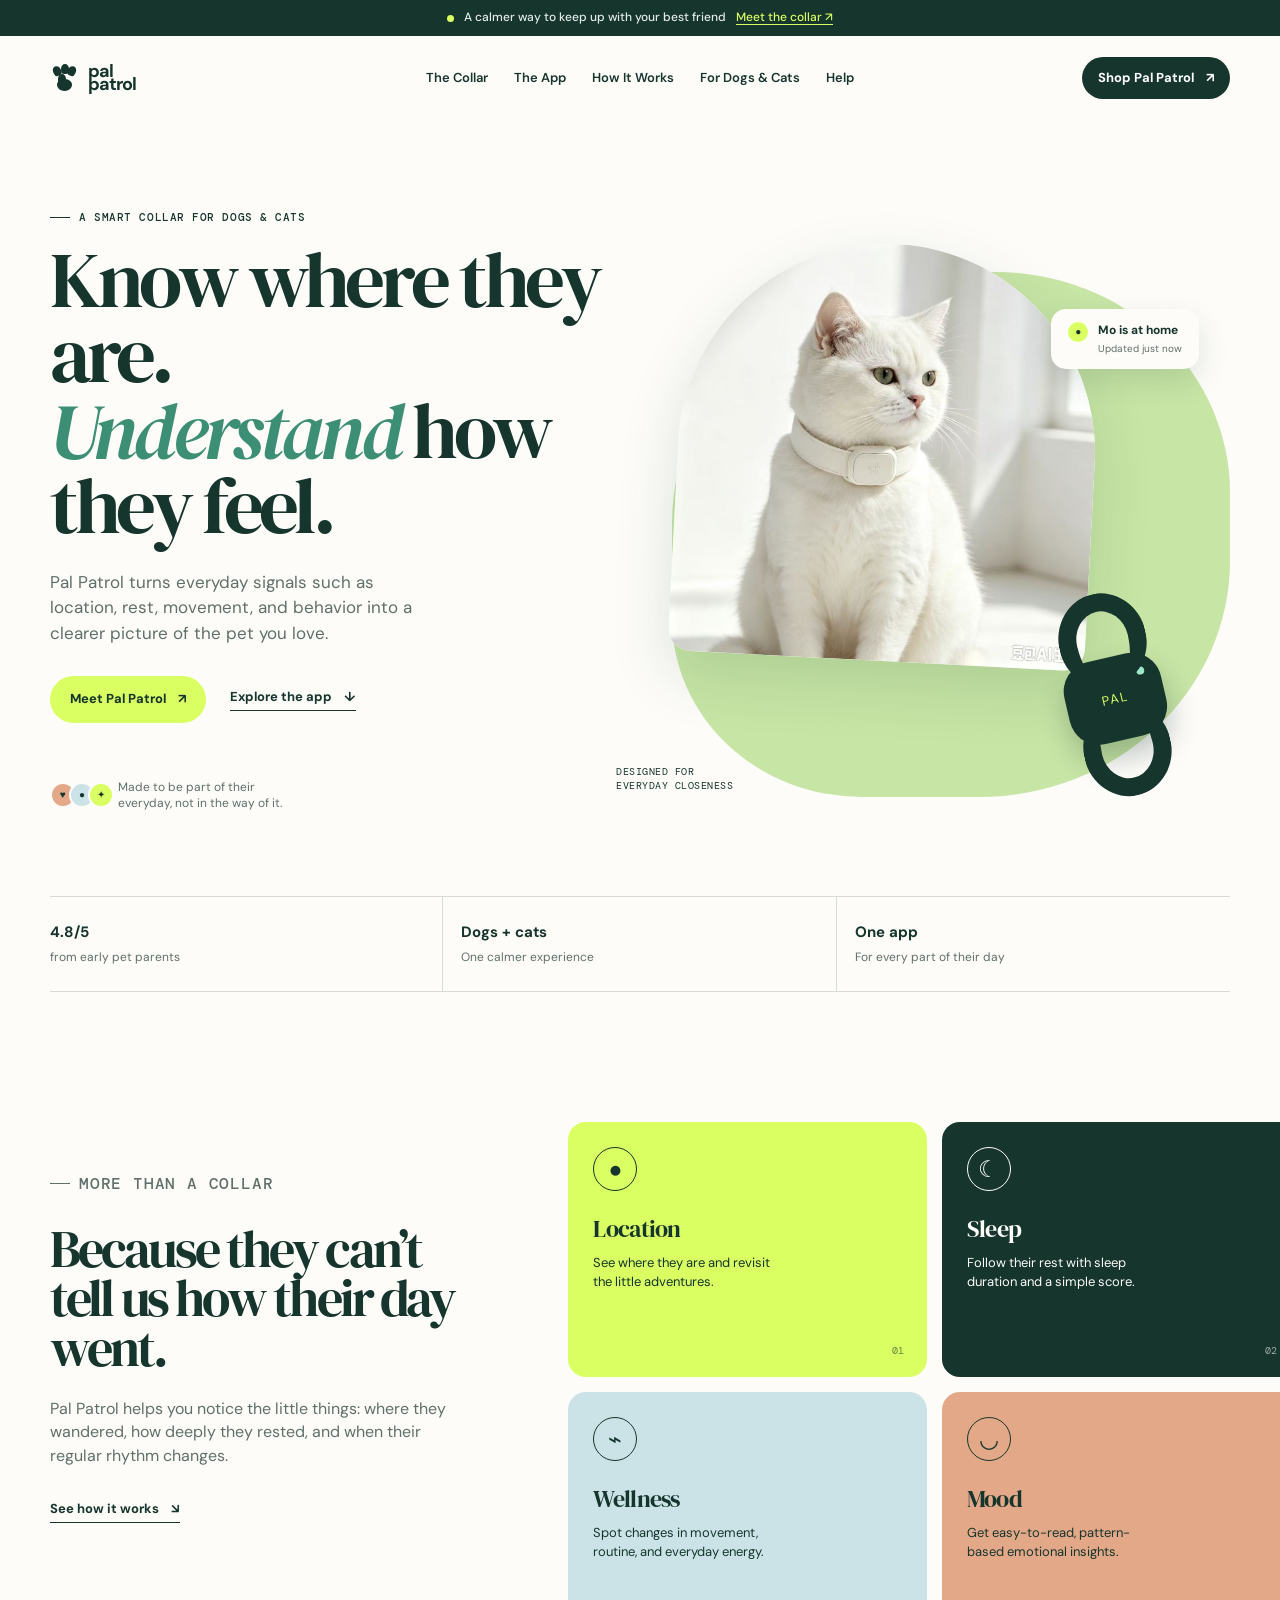
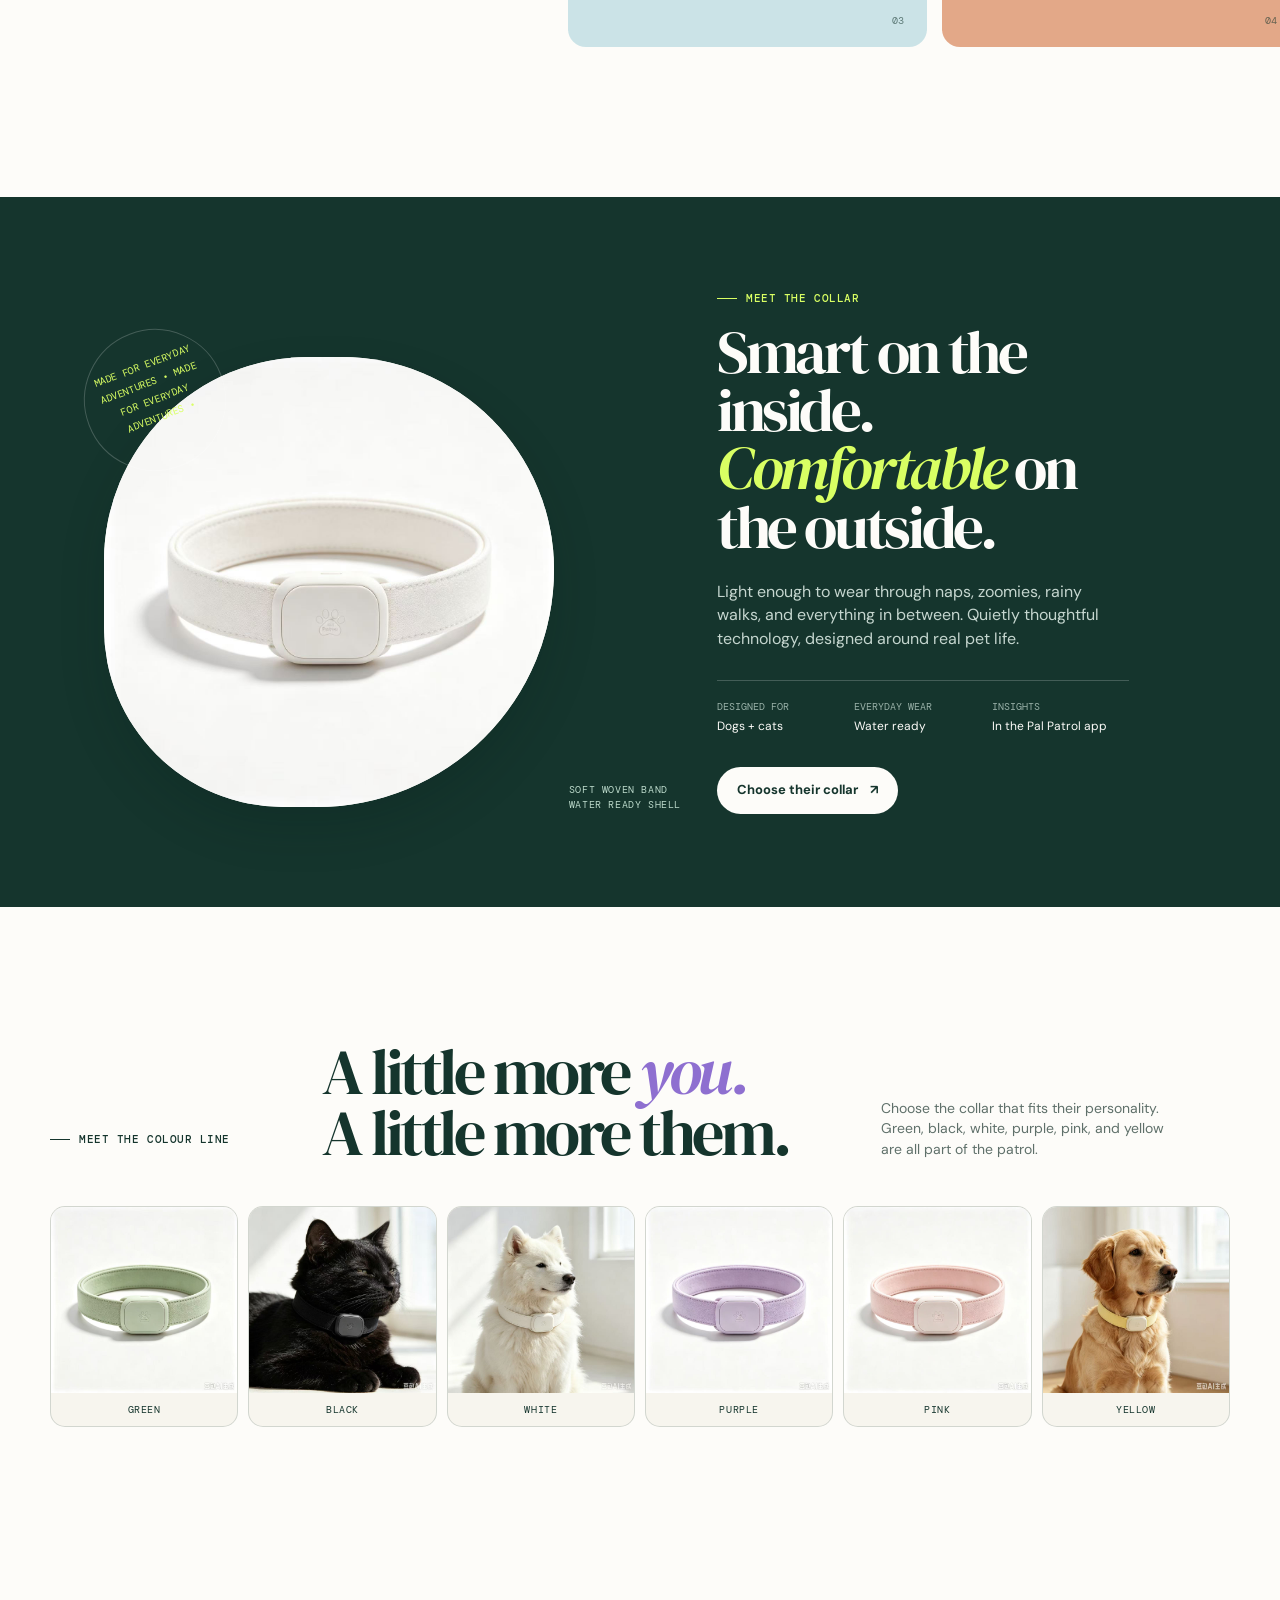
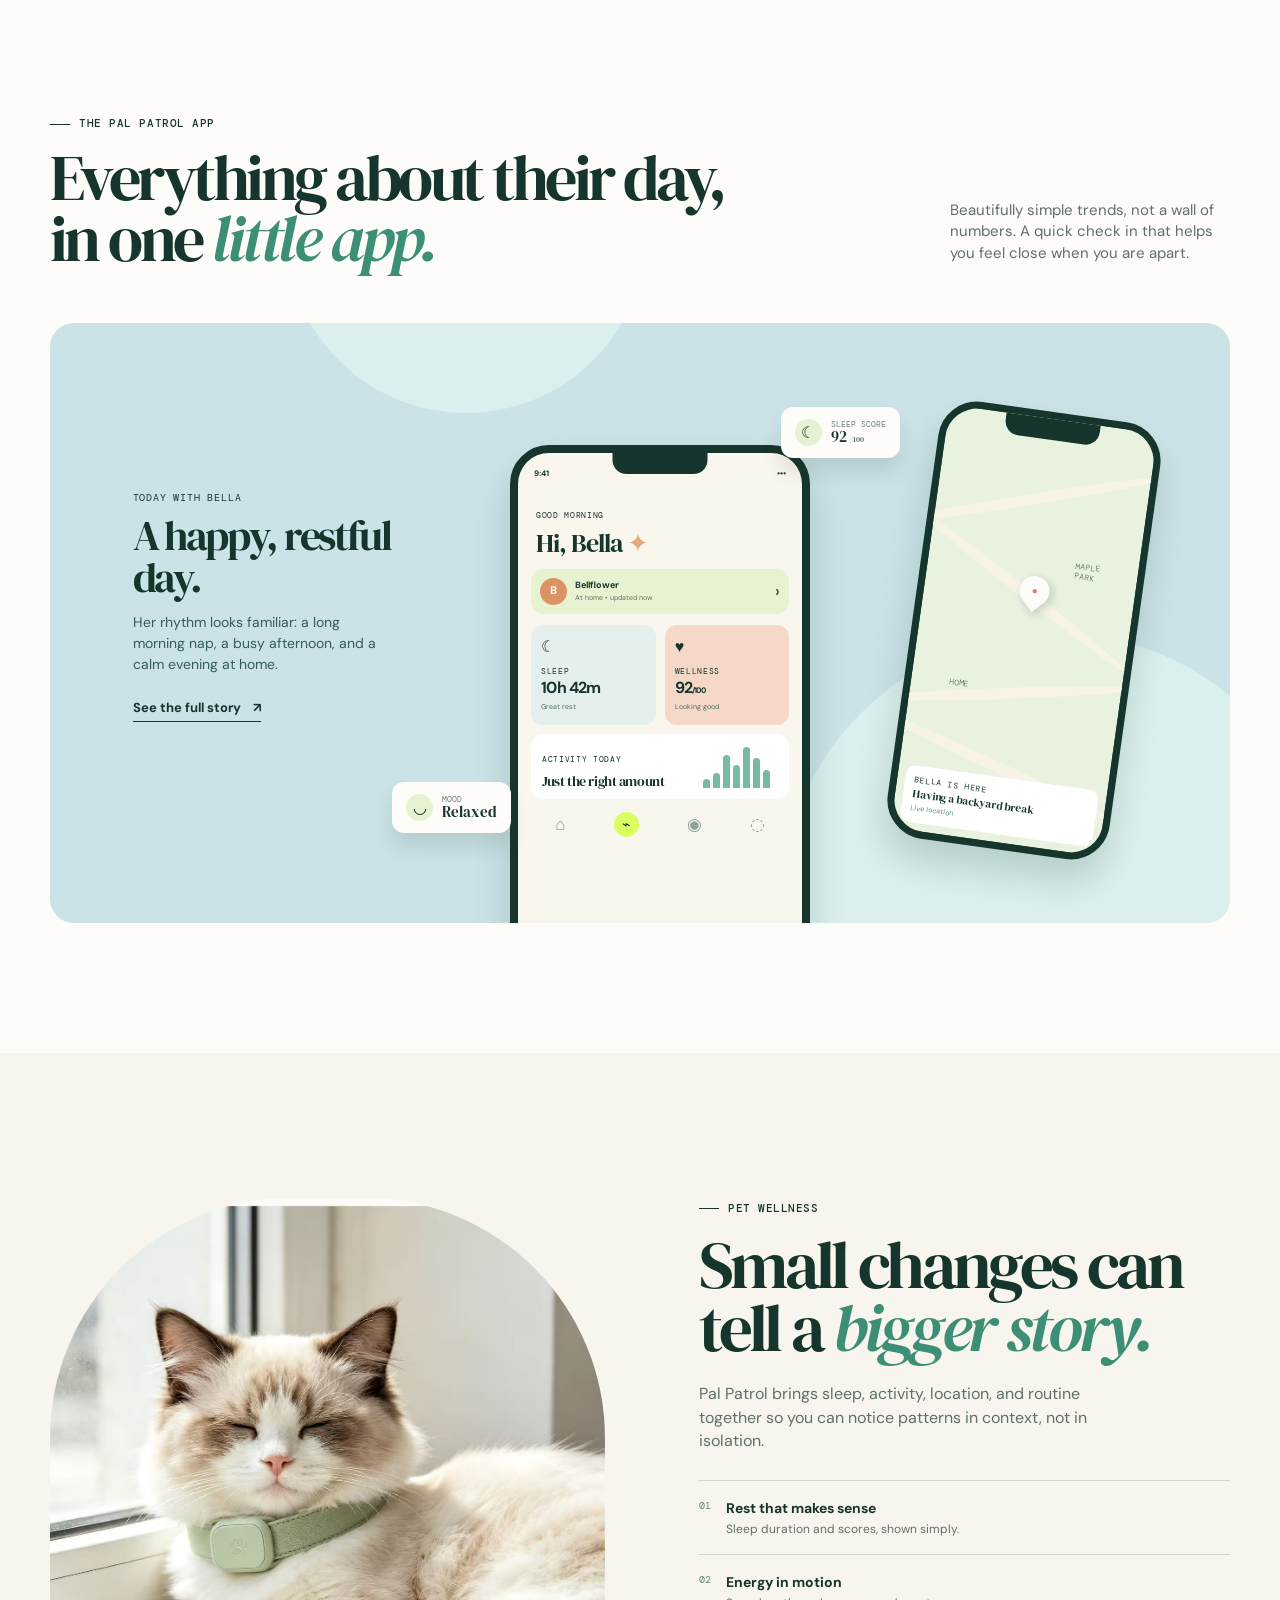
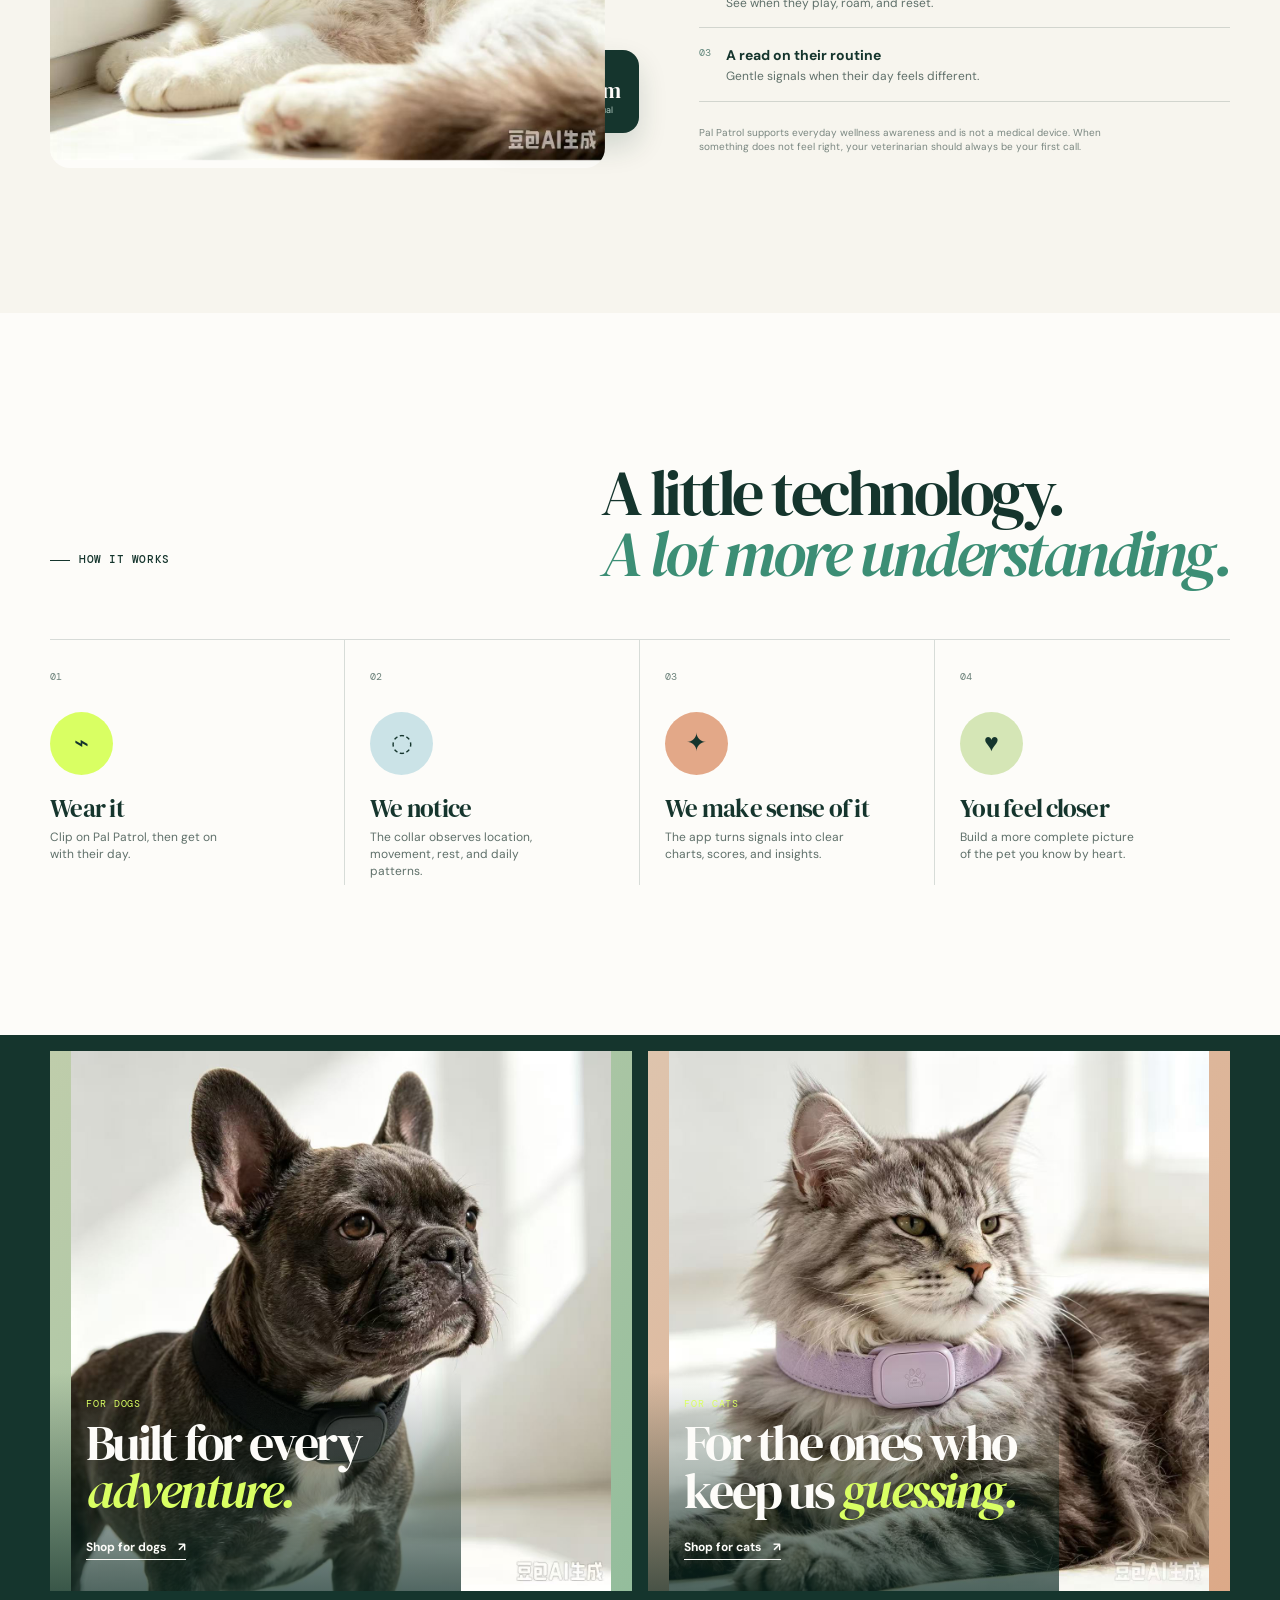
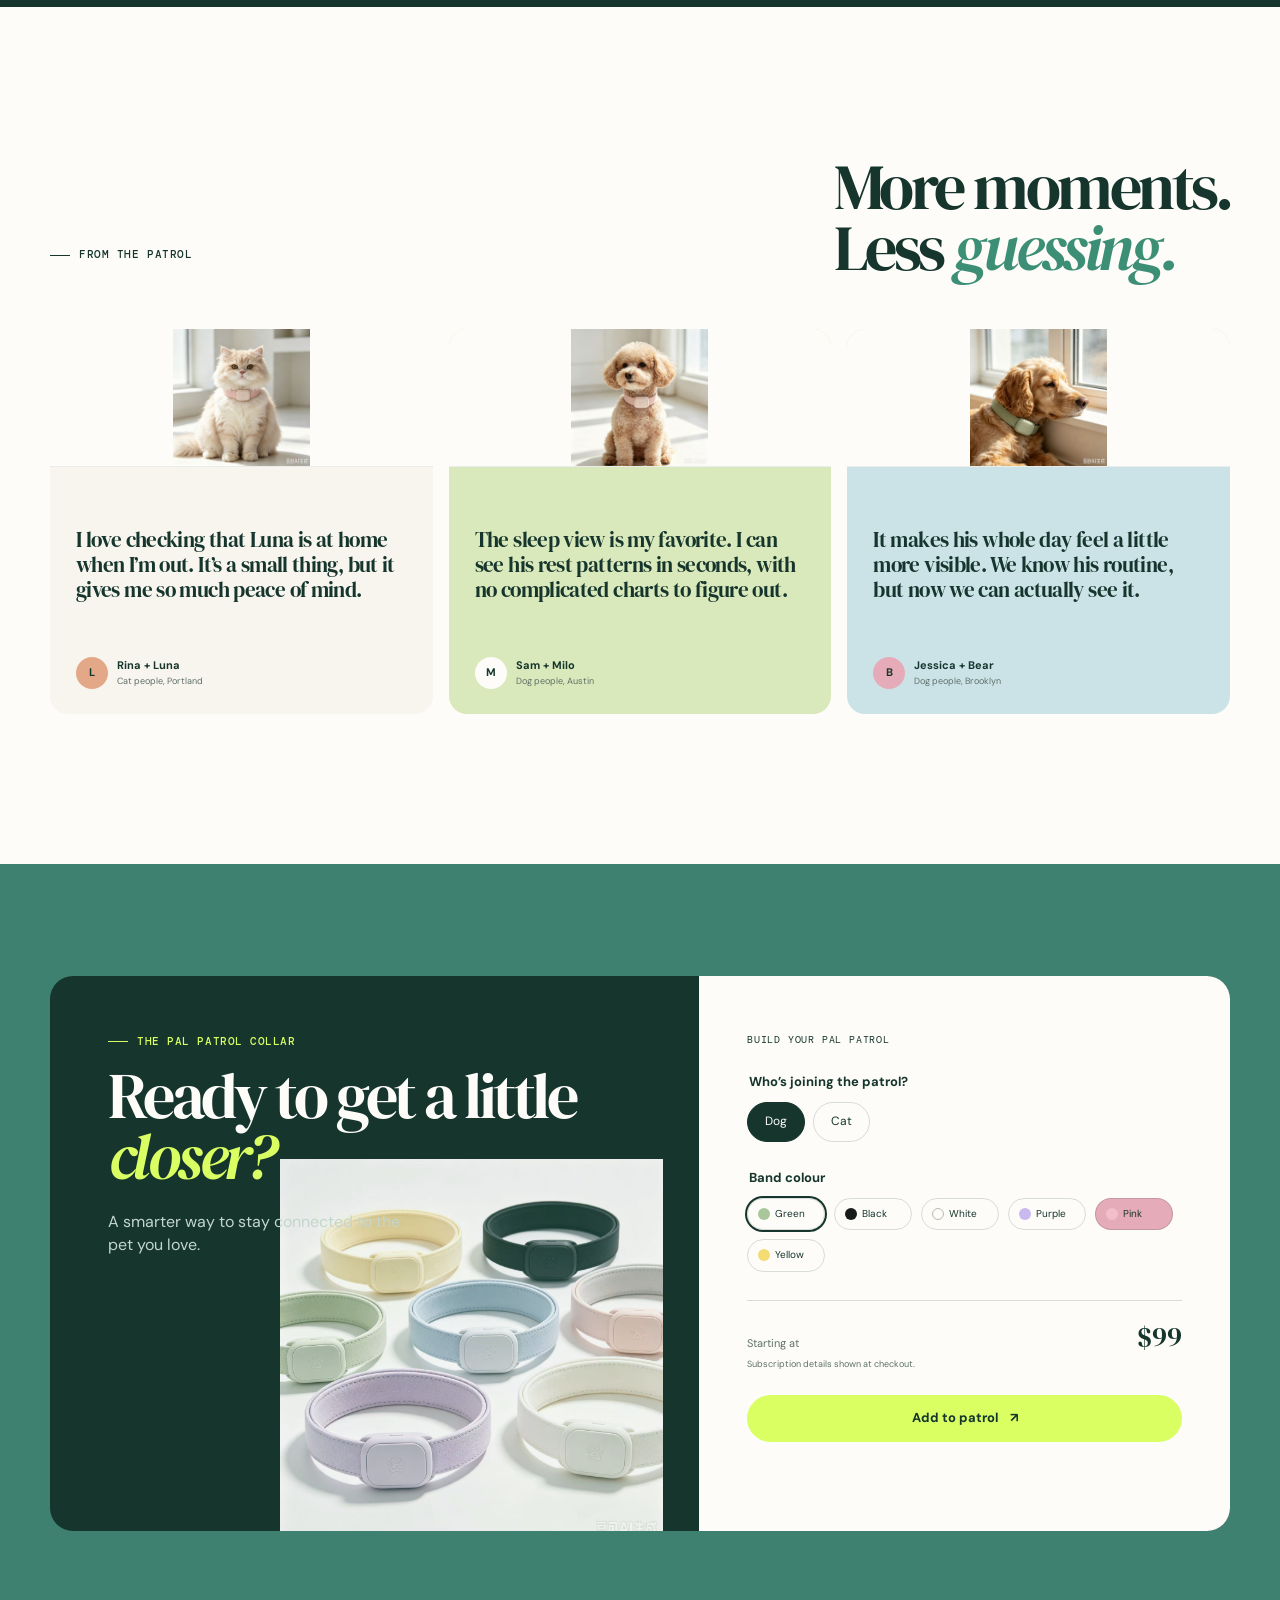
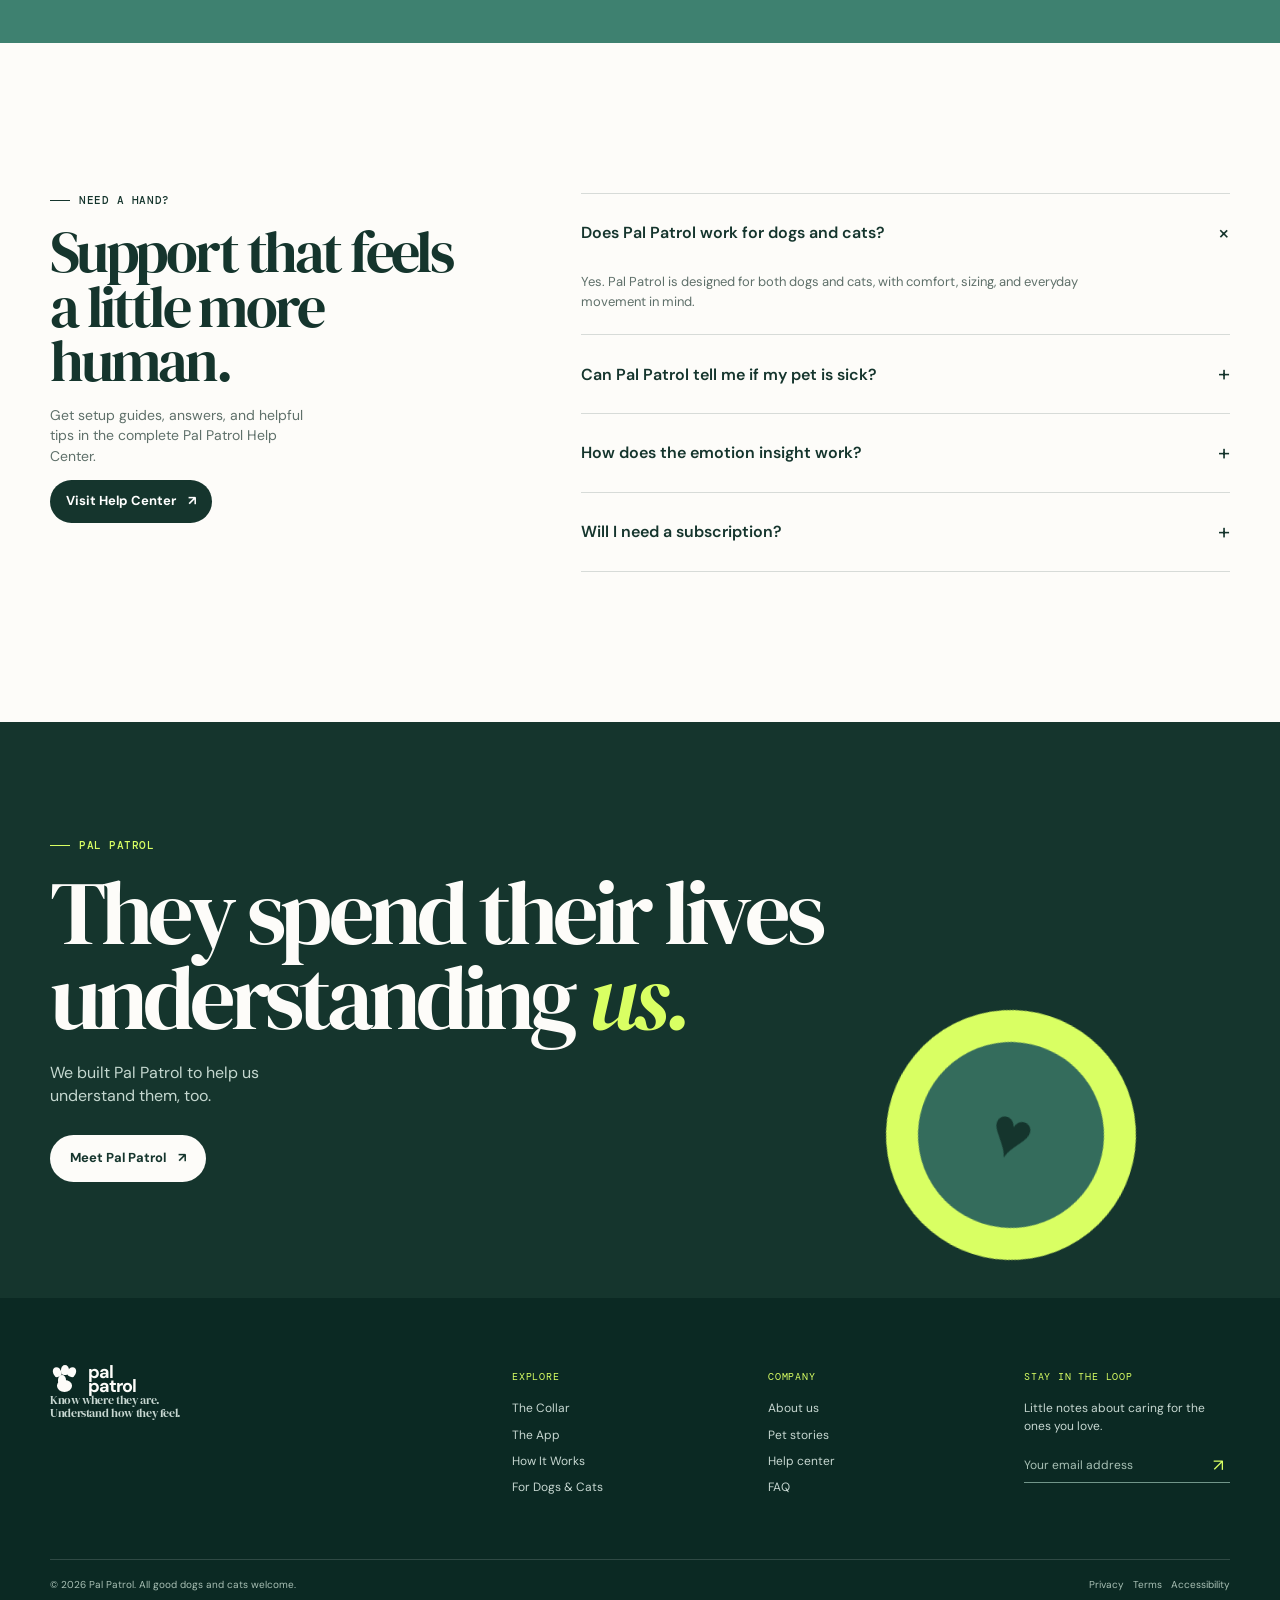
<file: index.html>
<!doctype html>
<html lang="en">
  <head>
    <meta charset="utf-8" />
    <meta name="viewport" content="width=device-width, initial-scale=1" />
    <meta name="description" content="Pal Patrol smart collars and a thoughtful app for dogs and cats." />
    <title>Pal Patrol | Understand your pet, a little better.</title>
    <link rel="stylesheet" href="styles.css" />
  </head>
  <body>
    <a class="skip-link" href="#main">Skip to content</a>
    <div class="announcement"><span class="announcement-dot"></span> A calmer way to keep up with your best friend <a href="#shop">Meet the collar <span aria-hidden="true">↗</span></a></div>

    <header class="site-header" id="top">
      <nav class="nav shell" aria-label="Primary navigation">
        <a class="brand" href="#top" aria-label="Pal Patrol home">
          <span class="brand-mark" aria-hidden="true"><i></i><i></i><i></i><i></i><b></b></span>
          <span>pal<br />patrol</span>
        </a>
        <button class="nav-toggle" type="button" aria-label="Open navigation" aria-expanded="false"><span></span><span></span></button>
        <div class="nav-links" id="nav-links">
          <a href="#collar">The Collar</a>
          <a href="#app">The App</a>
          <a href="#how-it-works">How It Works</a>
          <a href="#for-pets">For Dogs &amp; Cats</a>
          <a href="help.html">Help</a>
        </div>
        <a class="button button-dark nav-cta" href="#shop">Shop Pal Patrol <span aria-hidden="true">↗</span></a>
      </nav>
    </header>

    <main id="main">
      <section class="hero shell">
        <div class="hero-copy reveal">
          <p class="eyebrow"><span></span> A smart collar for dogs &amp; cats</p>
          <h1>Know where they are.<br /><em>Understand</em> how they feel.</h1>
          <p class="hero-intro">Pal Patrol turns everyday signals such as location, rest, movement, and behavior into a clearer picture of the pet you love.</p>
          <div class="hero-actions">
            <a class="button button-lime" href="#shop">Meet Pal Patrol <span aria-hidden="true">↗</span></a>
            <a class="text-link" href="#app">Explore the app <span aria-hidden="true">↓</span></a>
          </div>
          <div class="trusted-row">
            <div class="paw-stack"><span>♥</span><span>●</span><span>✦</span></div>
            <p>Made to be part of their<br />everyday, not in the way of it.</p>
          </div>
        </div>
        <div class="hero-art reveal" aria-label="White cat wearing the Pal Patrol collar">
          <div class="hero-blob"></div>
          <figure class="image-slot hero-image"><img src="assets/Weixin%20Image_20260907233742_23_21.jpg" alt="White cat wearing a white Pal Patrol collar" /></figure>
          <div class="device-orbit" aria-hidden="true"><div class="device-body"><span class="device-led"></span><span>PAL</span></div><div class="strap strap-top"></div><div class="strap strap-bottom"></div></div>
          <div class="location-chip"><span class="pin" aria-hidden="true">●</span><div><strong>Mo is at home</strong><small>Updated just now</small></div></div>
          <p class="art-caption">Designed for<br />everyday closeness</p>
        </div>
      </section>

      <section class="proof-strip shell reveal" aria-label="Key benefits">
        <div><b>4.8/5</b><span>from early pet parents</span></div>
        <div><b>Dogs + cats</b><span>One calmer experience</span></div>
        <div><b>One app</b><span>For every part of their day</span></div>
      </section>

      <section class="intro-section shell section-grid" id="collar">
        <div class="section-intro reveal">
          <p class="eyebrow"><span></span> More than a collar</p>
          <h2>Because they can’t tell us how their day went.</h2>
          <p>Pal Patrol helps you notice the little things: where they wandered, how deeply they rested, and when their regular rhythm changes.</p>
          <a class="text-link" href="#how-it-works">See how it works <span aria-hidden="true">↘</span></a>
        </div>
        <div class="feature-tiles reveal">
          <article class="feature-tile tile-lime"><div class="tile-icon icon-pin">●</div><h3>Location</h3><p>See where they are and revisit the little adventures.</p><span>01</span></article>
          <article class="feature-tile tile-ink"><div class="tile-icon icon-moon">☾</div><h3>Sleep</h3><p>Follow their rest with sleep duration and a simple score.</p><span>02</span></article>
          <article class="feature-tile tile-blue"><div class="tile-icon icon-pulse">⌁</div><h3>Wellness</h3><p>Spot changes in movement, routine, and everyday energy.</p><span>03</span></article>
          <article class="feature-tile tile-clay"><div class="tile-icon icon-smile">◡</div><h3>Mood</h3><p>Get easy-to-read, pattern-based emotional insights.</p><span>04</span></article>
        </div>
      </section>

      <section class="collar-showcase" aria-label="Pal Patrol collar">
        <div class="shell collar-layout">
          <div class="collar-visual reveal">
            <div class="circle-text" aria-hidden="true">MADE FOR EVERYDAY ADVENTURES • MADE FOR EVERYDAY ADVENTURES •</div>
            <figure class="collar-photo"><img src="assets/Weixin%20Image_20260907233741_22_21.jpg" alt="White Pal Patrol collar on a white background" /></figure>
            <span class="material-label">soft woven band<br />water ready shell</span>
          </div>
          <div class="collar-copy reveal">
            <p class="eyebrow eyebrow-light"><span></span> Meet the collar</p>
            <h2>Smart on the inside.<br /><em>Comfortable</em> on the outside.</h2>
            <p>Light enough to wear through naps, zoomies, rainy walks, and everything in between. Quietly thoughtful technology, designed around real pet life.</p>
            <dl class="spec-list"><div><dt>Designed for</dt><dd>Dogs + cats</dd></div><div><dt>Everyday wear</dt><dd>Water ready</dd></div><div><dt>Insights</dt><dd>In the Pal Patrol app</dd></div></dl>
            <a class="button button-light" href="#shop">Choose their collar <span aria-hidden="true">↗</span></a>
          </div>
        </div>
      </section>

      <section class="colour-section shell" aria-labelledby="colour-heading">
        <div class="colour-heading reveal"><p class="eyebrow"><span></span> Meet the colour line</p><h2 id="colour-heading">A little more <em>you.</em><br />A little more them.</h2><p>Choose the collar that fits their personality. Green, black, white, purple, pink, and yellow are all part of the patrol.</p></div>
        <div class="colour-grid reveal">
          <article><img src="assets/Weixin%20Image_20260907235438_35_21.jpg" alt="Green Pal Patrol collar" /><span>Green</span></article>
          <article><img src="assets/Weixin%20Image_20260907233754_27_21.jpg" alt="Black Pal Patrol collar worn by a cat" /><span>Black</span></article>
          <article><img src="assets/Weixin%20Image_20260907233758_28_21.jpg" alt="White Pal Patrol collar worn by a dog" /><span>White</span></article>
          <article><img src="assets/Weixin%20Image_20260907233813_33_21.jpg" alt="Purple Pal Patrol collar" /><span>Purple</span></article>
          <article><img src="assets/Weixin%20Image_20260907233815_34_21.jpg" alt="Pink Pal Patrol collar" /><span>Pink</span></article>
          <article><img src="assets/Weixin%20Image_20260907235440_36_21.jpg" alt="Yellow Pal Patrol collar worn by a dog" /><span>Yellow</span></article>
        </div>
      </section>

      <section class="app-section shell" id="app">
        <div class="app-header reveal">
          <div><p class="eyebrow"><span></span> The Pal Patrol app</p><h2>Everything about their day,<br />in one <em>little app.</em></h2></div>
          <p>Beautifully simple trends, not a wall of numbers. A quick check in that helps you feel close when you are apart.</p>
        </div>
        <div class="app-stage reveal">
          <div class="app-copy-card"><p class="micro-label">TODAY WITH BELLA</p><h3>A happy, restful day.</h3><p>Her rhythm looks familiar: a long morning nap, a busy afternoon, and a calm evening at home.</p><a href="#shop" class="text-link">See the full story <span aria-hidden="true">↗</span></a></div>
          <div class="phone phone-main" aria-label="Example Pal Patrol app dashboard"><div class="phone-notch"></div><div class="phone-screen"><div class="app-top"><span>9:41</span><span>•••</span></div><div class="app-greeting"><small>GOOD MORNING</small><h3>Hi, Bella <span>✦</span></h3></div><div class="pet-row"><div class="pet-avatar">B</div><div><b>Bellflower</b><small>At home • updated now</small></div><i>›</i></div><div class="app-metrics"><article><span>☾</span><small>SLEEP</small><b>10h 42m</b><em>Great rest</em></article><article><span>♥</span><small>WELLNESS</small><b>92<span>/100</span></b><em>Looking good</em></article></div><div class="activity-card"><div><small>ACTIVITY TODAY</small><b>Just the right amount</b></div><div class="mini-chart" aria-hidden="true"><i></i><i></i><i></i><i></i><i></i><i></i><i></i></div></div><div class="app-tabs"><span>⌂</span><span class="selected">⌁</span><span>◉</span><span>◌</span></div></div></div>
          <div class="phone phone-side phone-location" aria-label="Example location app screen"><div class="phone-notch"></div><div class="phone-screen map-screen"><div class="map-lines"><i></i><i></i><i></i><i></i></div><span class="map-park">MAPLE<br />PARK</span><span class="map-home">HOME</span><div class="map-pin">●</div><div class="map-card"><small>BELLA IS HERE</small><b>Having a backyard break</b><span>Live location</span></div></div></div>
          <div class="app-callout callout-sleep"><span>☾</span><div><small>SLEEP SCORE</small><b>92 <em>/100</em></b></div></div>
          <div class="app-callout callout-mood"><span>◡</span><div><small>MOOD</small><b>Relaxed</b></div></div>
        </div>
      </section>

      <section class="wellness-section" id="wellness">
        <div class="shell wellness-grid">
          <div class="wellness-image reveal"><figure class="image-slot sleep-image"><img src="assets/Weixin%20Image_20260907233749_26_21.jpg" alt="Resting cat wearing a green Pal Patrol collar" /></figure><div class="sleep-badge"><span>☾</span><div><small>LAST NIGHT</small><b>10h 42m</b><em>+ 48m from usual</em></div></div></div>
          <div class="wellness-copy reveal"><p class="eyebrow"><span></span> Pet wellness</p><h2>Small changes can tell a <em>bigger story.</em></h2><p>Pal Patrol brings sleep, activity, location, and routine together so you can notice patterns in context, not in isolation.</p><div class="routine-list"><div><span>01</span><div><b>Rest that makes sense</b><p>Sleep duration and scores, shown simply.</p></div></div><div><span>02</span><div><b>Energy in motion</b><p>See when they play, roam, and reset.</p></div></div><div><span>03</span><div><b>A read on their routine</b><p>Gentle signals when their day feels different.</p></div></div></div><p class="disclaimer">Pal Patrol supports everyday wellness awareness and is not a medical device. When something does not feel right, your veterinarian should always be your first call.</p></div>
        </div>
      </section>

      <section class="how-section shell" id="how-it-works">
        <div class="how-heading reveal"><p class="eyebrow"><span></span> How it works</p><h2>A little technology.<br /><em>A lot more understanding.</em></h2></div>
        <ol class="steps reveal"><li><span>01</span><div class="step-icon">⌁</div><h3>Wear it</h3><p>Clip on Pal Patrol, then get on with their day.</p></li><li><span>02</span><div class="step-icon">◌</div><h3>We notice</h3><p>The collar observes location, movement, rest, and daily patterns.</p></li><li><span>03</span><div class="step-icon">✦</div><h3>We make sense of it</h3><p>The app turns signals into clear charts, scores, and insights.</p></li><li><span>04</span><div class="step-icon">♥</div><h3>You feel closer</h3><p>Build a more complete picture of the pet you know by heart.</p></li></ol>
      </section>

      <section class="pet-types" id="for-pets"><div class="shell pet-types-grid"><div class="pet-type dog-card reveal"><figure class="image-slot pet-image"><img src="assets/Weixin%20Image_20260907233811_31_21.jpg" alt="Black dog wearing a black Pal Patrol collar" /></figure><div class="pet-type-copy"><p>FOR DOGS</p><h2>Built for every <em>adventure.</em></h2><a class="text-link" href="#shop">Shop for dogs <span aria-hidden="true">↗</span></a></div></div><div class="pet-type cat-card reveal"><figure class="image-slot pet-image"><img src="assets/Weixin%20Image_20260907233743_24_21.jpg" alt="Cat wearing a purple Pal Patrol collar" /></figure><div class="pet-type-copy"><p>FOR CATS</p><h2>For the ones who keep us <em>guessing.</em></h2><a class="text-link" href="#shop">Shop for cats <span aria-hidden="true">↗</span></a></div></div></div></section>

      <section class="stories shell"><div class="stories-heading reveal"><p class="eyebrow"><span></span> From the patrol</p><h2>More moments.<br />Less <em>guessing.</em></h2></div><div class="stories-grid reveal"><article class="story-card"><img class="story-photo" src="assets/Weixin%20Image_20260907233745_25_21.jpg" alt="Cat wearing a pink Pal Patrol collar" /><blockquote>I love checking that Luna is at home when I’m out. It’s a small thing, but it gives me so much peace of mind.</blockquote><footer><div class="avatar amber">L</div><span><b>Rina + Luna</b><small>Cat people, Portland</small></span></footer></article><article class="story-card card-green"><img class="story-photo" src="assets/Weixin%20Image_20260907233801_29_21.jpg" alt="Dog wearing a pink Pal Patrol collar" /><blockquote>The sleep view is my favorite. I can see his rest patterns in seconds, with no complicated charts to figure out.</blockquote><footer><div class="avatar cream">M</div><span><b>Sam + Milo</b><small>Dog people, Austin</small></span></footer></article><article class="story-card card-blue"><img class="story-photo" src="assets/Weixin%20Image_20260907233809_30_21.jpg" alt="Dog wearing a green Pal Patrol collar" /><blockquote>It makes his whole day feel a little more visible. We know his routine, but now we can actually see it.</blockquote><footer><div class="avatar pink">B</div><span><b>Jessica + Bear</b><small>Dog people, Brooklyn</small></span></footer></article></div></section>

      <section class="shop-section" id="shop"><div class="shell shop-card reveal"><div class="shop-product"><p class="eyebrow eyebrow-light"><span></span> The Pal Patrol collar</p><h2>Ready to get a little <em>closer?</em></h2><p>A smarter way to stay connected to the pet you love.</p><img class="shop-product-photo" src="assets/Weixin%20Image_20260907233812_32_21.jpg" alt="Pal Patrol collar colour collection" /></div><form class="shop-form" id="product-form"><p class="micro-label">BUILD YOUR PAL PATROL</p><fieldset><legend>Who’s joining the patrol?</legend><div class="choice-row"><label><input type="radio" name="pet" value="Dog" checked /><span>Dog</span></label><label><input type="radio" name="pet" value="Cat" /><span>Cat</span></label></div></fieldset><fieldset><legend>Band colour</legend><div class="swatches"><label><input type="radio" name="color" value="Green" checked /><span class="swatch green"><i></i>Green</span></label><label><input type="radio" name="color" value="Black" /><span class="swatch black"><i></i>Black</span></label><label><input type="radio" name="color" value="White" /><span class="swatch white"><i></i>White</span></label><label><input type="radio" name="color" value="Purple" /><span class="swatch purple"><i></i>Purple</span></label><label><input type="radio" name="color" value="Pink" /><span class="swatch pink"><i></i>Pink</span></label><label><input type="radio" name="color" value="Yellow" /><span class="swatch yellow"><i></i>Yellow</span></label></div></fieldset><div class="price-row"><span>Starting at</span><b>$99</b><small>Subscription details shown at checkout.</small></div><button class="button button-lime button-wide" type="submit">Add to patrol <span aria-hidden="true">↗</span></button></form></div></section>

      <section class="faq-section shell" id="faq"><div class="faq-heading reveal"><p class="eyebrow"><span></span> Need a hand?</p><h2>Support that feels a little more human.</h2><p>Get setup guides, answers, and helpful tips in the complete Pal Patrol Help Center.</p><a class="button button-dark" href="help.html">Visit Help Center <span aria-hidden="true">↗</span></a></div><div class="faq-list reveal"><details open><summary>Does Pal Patrol work for dogs and cats?<span>+</span></summary><p>Yes. Pal Patrol is designed for both dogs and cats, with comfort, sizing, and everyday movement in mind.</p></details><details><summary>Can Pal Patrol tell me if my pet is sick?<span>+</span></summary><p>Pal Patrol provides wellness and behavior insights, not a medical diagnosis. It is designed to help you notice everyday trends to discuss with a veterinarian when needed.</p></details><details><summary>How does the emotion insight work?<span>+</span></summary><p>Emotion insights are based on patterns in activity, rest, and routine. They are intended as a helpful trend view, not a definitive reading of your pet’s feelings.</p></details><details><summary>Will I need a subscription?<span>+</span></summary><p>Connectivity and selected advanced features may require a Pal Patrol plan. Plans and full pricing should be made clear before checkout.</p></details></div></section>

      <section class="final-cta"><div class="shell final-cta-inner reveal"><p class="eyebrow eyebrow-light"><span></span> Pal Patrol</p><h2>They spend their lives<br />understanding <em>us.</em></h2><p>We built Pal Patrol to help us understand them, too.</p><a class="button button-light" href="#shop">Meet Pal Patrol <span aria-hidden="true">↗</span></a><div class="cta-orbit" aria-hidden="true">♥</div></div></section>
    </main>

    <footer class="site-footer"><div class="shell footer-grid"><div class="footer-brand"><a class="brand brand-light" href="#top"><span class="brand-mark" aria-hidden="true"><i></i><i></i><i></i><i></i><b></b></span><span>pal<br />patrol</span></a><p>Know where they are.<br />Understand how they feel.</p></div><div><h3>Explore</h3><a href="#collar">The Collar</a><a href="#app">The App</a><a href="#how-it-works">How It Works</a><a href="#for-pets">For Dogs &amp; Cats</a></div><div><h3>Company</h3><a href="#top">About us</a><a href="#stories">Pet stories</a><a href="help.html">Help center</a><a href="help.html#faq">FAQ</a></div><div><h3>Stay in the loop</h3><p>Little notes about caring for the ones you love.</p><form class="email-form" id="email-form"><label class="sr-only" for="email">Email address</label><input id="email" type="email" placeholder="Your email address" required /><button aria-label="Sign up" type="submit">↗</button></form></div></div><div class="shell footer-bottom"><span>© 2026 Pal Patrol. All good dogs and cats welcome.</span><span>Privacy &nbsp; Terms &nbsp; Accessibility</span></div></footer>
    <div class="toast" id="toast" role="status" aria-live="polite"></div>
    <script src="script.js"></script>
  </body>
</html>
</file>
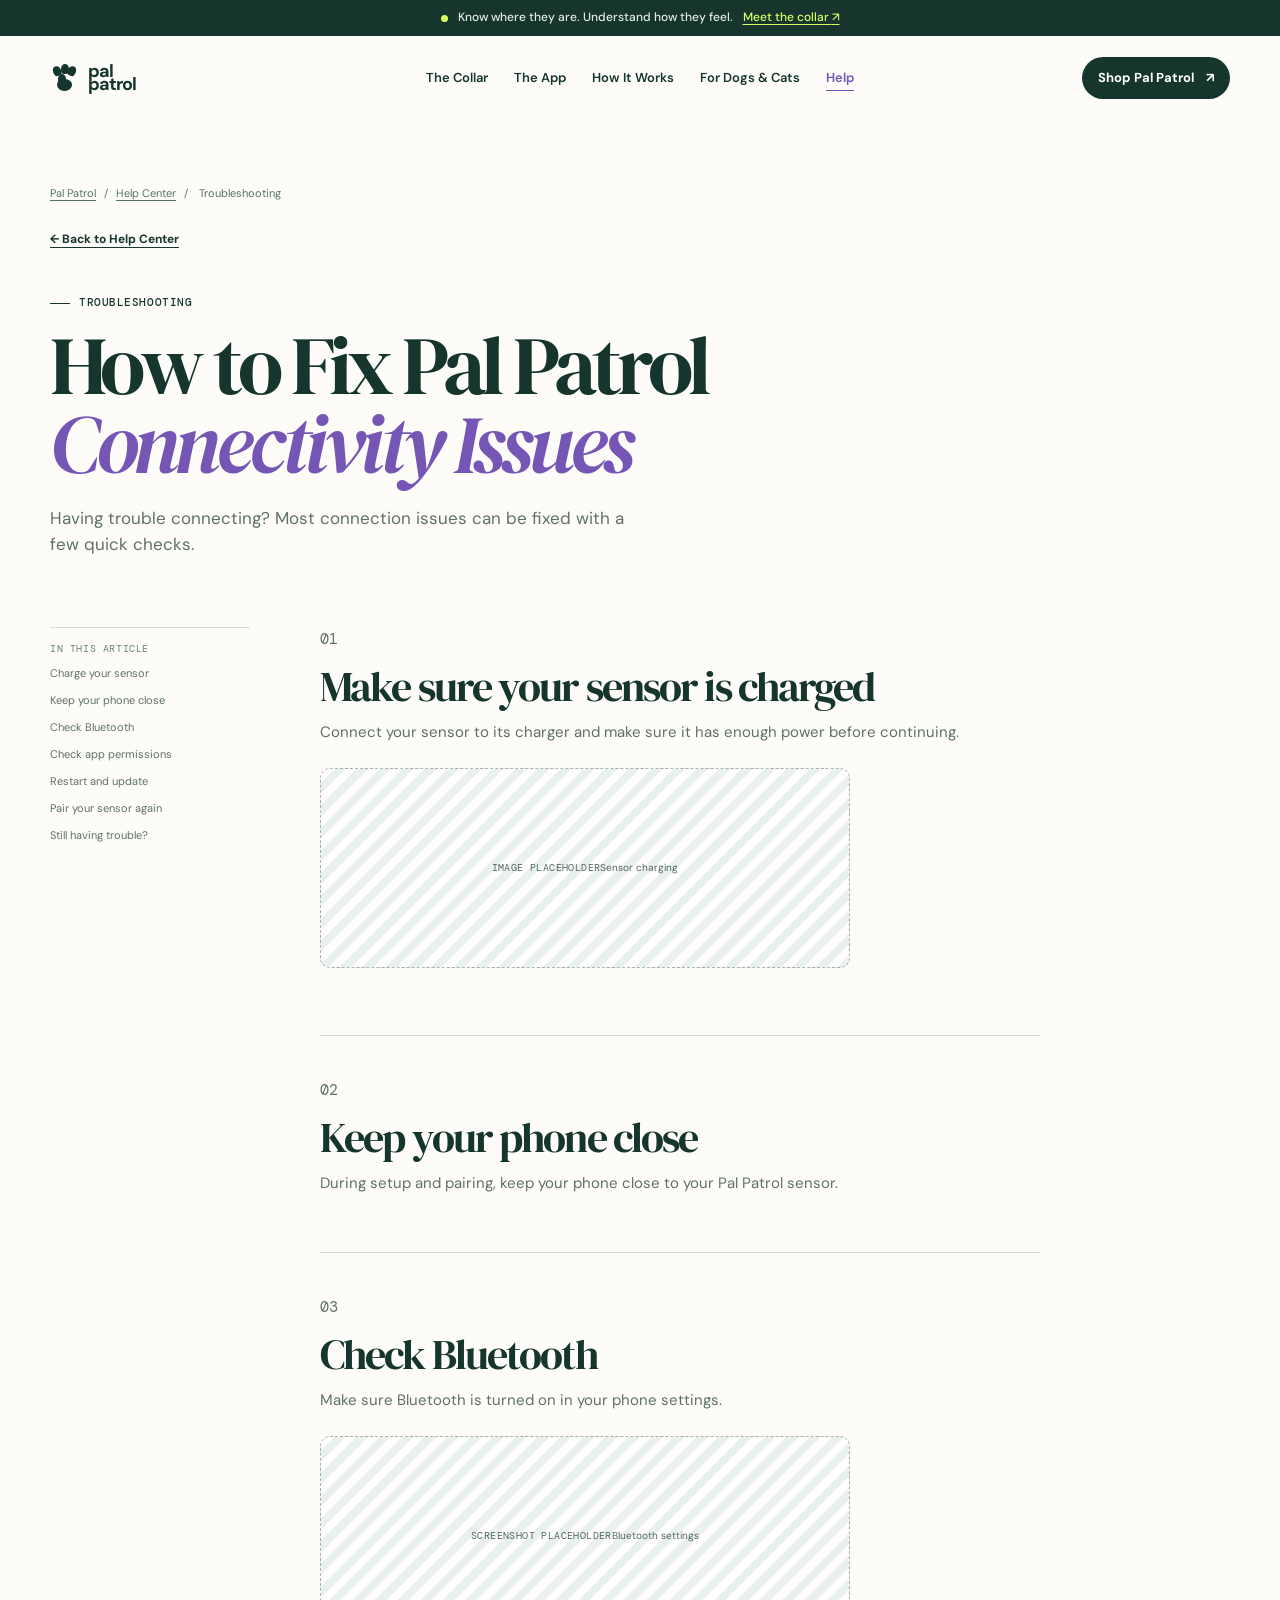
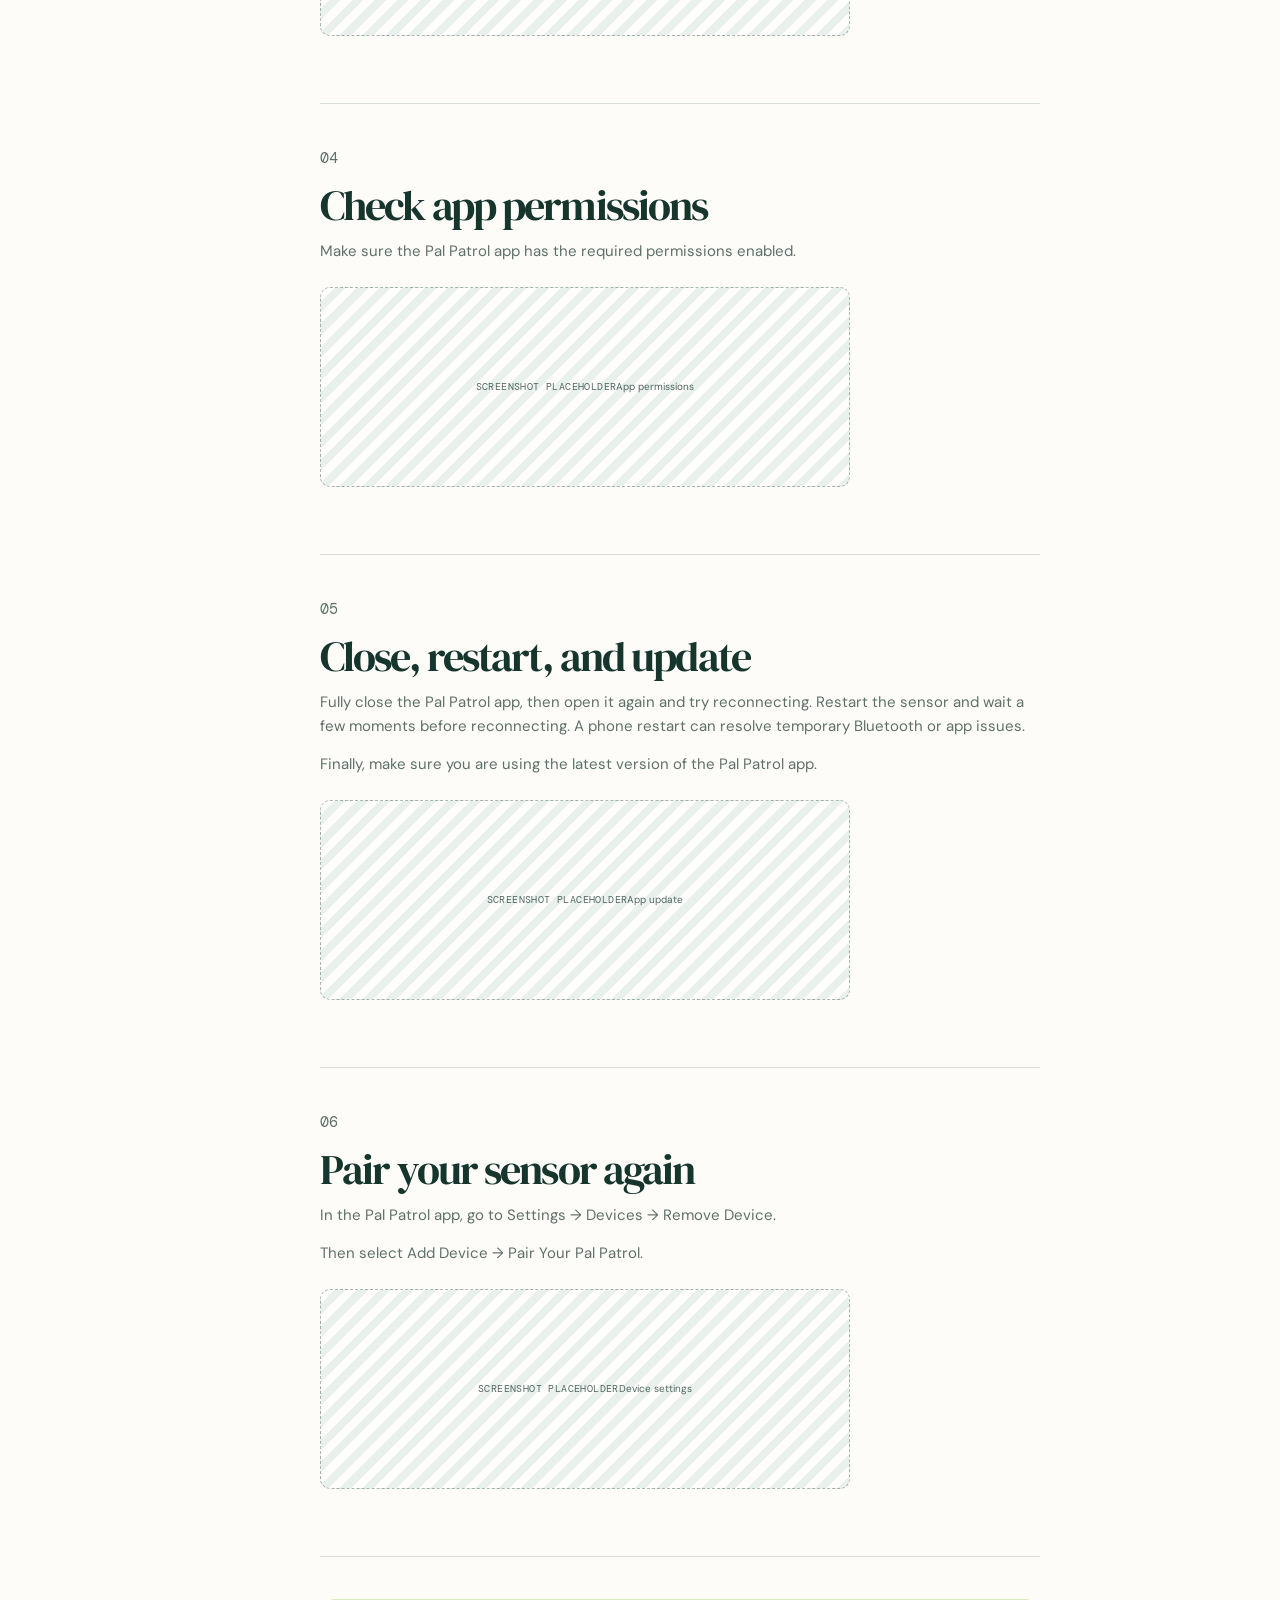
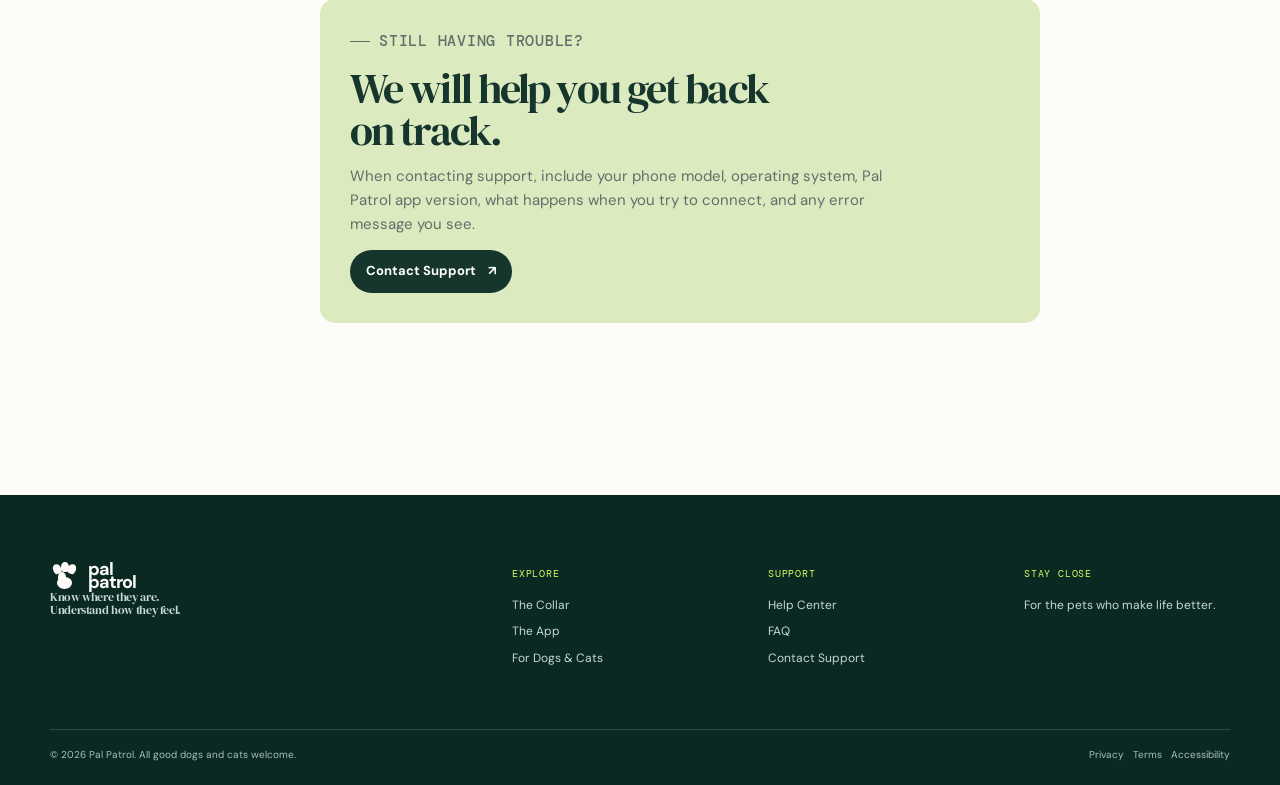
<file: article-connectivity.html>
<!doctype html>
<html lang="en">
  <head><meta charset="utf-8" /><meta name="viewport" content="width=device-width, initial-scale=1" /><meta name="description" content="How to Fix Pal Patrol Connectivity Issues" /><title>Connectivity Help | Pal Patrol</title><link rel="stylesheet" href="styles.css" /><link rel="stylesheet" href="help.css" /></head>
  <body class="help-page detail-page">
    <a class="skip-link" href="#main">Skip to content</a>
    <div class="announcement"><span class="announcement-dot"></span> Know where they are. Understand how they feel. <a href="index.html#shop">Meet the collar <span aria-hidden="true">↗</span></a></div>
    <header class="site-header"><nav class="nav shell" aria-label="Primary navigation"><a class="brand" href="index.html" aria-label="Pal Patrol home"><span class="brand-mark" aria-hidden="true"><i></i><i></i><i></i><i></i><b></b></span><span>pal<br />patrol</span></a><button class="nav-toggle" type="button" aria-label="Open navigation" aria-expanded="false"><span></span><span></span></button><div class="nav-links" id="nav-links"><a href="index.html#collar">The Collar</a><a href="index.html#app">The App</a><a href="index.html#how-it-works">How It Works</a><a href="index.html#for-pets">For Dogs &amp; Cats</a><a class="is-current" href="help.html">Help</a></div><a class="button button-dark nav-cta" href="index.html#shop">Shop Pal Patrol <span>↗</span></a></nav></header>
    <main id="main"><section class="detail-hero shell"><p class="breadcrumb"><a href="index.html">Pal Patrol</a><span>/</span><a href="help.html">Help Center</a><span>/</span> Troubleshooting</p><a class="back-link" href="help.html#article">← Back to Help Center</a><p class="eyebrow"><span></span> Troubleshooting</p><h1>How to Fix Pal Patrol <em>Connectivity Issues</em></h1><p>Having trouble connecting? Most connection issues can be fixed with a few quick checks.</p></section>
      <section class="shell detail-layout"><aside class="detail-sidebar"><b>IN THIS ARTICLE</b><a href="#charge">Charge your sensor</a><a href="#phone">Keep your phone close</a><a href="#bluetooth">Check Bluetooth</a><a href="#permissions">Check app permissions</a><a href="#restart">Restart and update</a><a href="#repair">Pair your sensor again</a><a href="#support">Still having trouble?</a></aside><article class="detail-article"><section id="charge"><p class="article-number">01</p><h2>Make sure your sensor is charged</h2><p>Connect your sensor to its charger and make sure it has enough power before continuing.</p><div class="media-placeholder article-media">IMAGE PLACEHOLDER<br /><small>Sensor charging</small></div></section><section id="phone"><p class="article-number">02</p><h2>Keep your phone close</h2><p>During setup and pairing, keep your phone close to your Pal Patrol sensor.</p></section><section id="bluetooth"><p class="article-number">03</p><h2>Check Bluetooth</h2><p>Make sure Bluetooth is turned on in your phone settings.</p><div class="media-placeholder article-media">SCREENSHOT PLACEHOLDER<br /><small>Bluetooth settings</small></div></section><section id="permissions"><p class="article-number">04</p><h2>Check app permissions</h2><p>Make sure the Pal Patrol app has the required permissions enabled.</p><div class="media-placeholder article-media">SCREENSHOT PLACEHOLDER<br /><small>App permissions</small></div></section><section id="restart"><p class="article-number">05</p><h2>Close, restart, and update</h2><p>Fully close the Pal Patrol app, then open it again and try reconnecting. Restart the sensor and wait a few moments before reconnecting. A phone restart can resolve temporary Bluetooth or app issues.</p><p>Finally, make sure you are using the latest version of the Pal Patrol app.</p><div class="media-placeholder article-media">SCREENSHOT PLACEHOLDER<br /><small>App update</small></div></section><section id="repair"><p class="article-number">06</p><h2>Pair your sensor again</h2><p>In the Pal Patrol app, go to Settings → Devices → Remove Device.</p><p>Then select Add Device → Pair Your Pal Patrol.</p><div class="media-placeholder article-media">SCREENSHOT PLACEHOLDER<br /><small>Device settings</small></div></section><section class="article-support" id="support"><p class="eyebrow"><span></span> Still having trouble?</p><h2>We will help you get back on track.</h2><p>When contacting support, include your phone model, operating system, Pal Patrol app version, what happens when you try to connect, and any error message you see.</p><a class="button button-dark" href="mailto:support@palpatrol.example">Contact Support <span>↗</span></a></section></article></section></main>
    <footer class="site-footer"><div class="shell footer-grid"><div class="footer-brand"><a class="brand brand-light" href="index.html"><span class="brand-mark" aria-hidden="true"><i></i><i></i><i></i><i></i><b></b></span><span>pal<br />patrol</span></a><p>Know where they are.<br />Understand how they feel.</p></div><div><h3>Explore</h3><a href="index.html#collar">The Collar</a><a href="index.html#app">The App</a><a href="index.html#for-pets">For Dogs &amp; Cats</a></div><div><h3>Support</h3><a href="help.html">Help Center</a><a href="help.html#faq">FAQ</a><a href="mailto:support@palpatrol.example">Contact Support</a></div><div><h3>Stay close</h3><p>For the pets who make life better.</p></div></div><div class="shell footer-bottom"><span>© 2026 Pal Patrol. All good dogs and cats welcome.</span><span>Privacy &nbsp; Terms &nbsp; Accessibility</span></div></footer><script src="script.js"></script>
  </body>
</html>
</file>
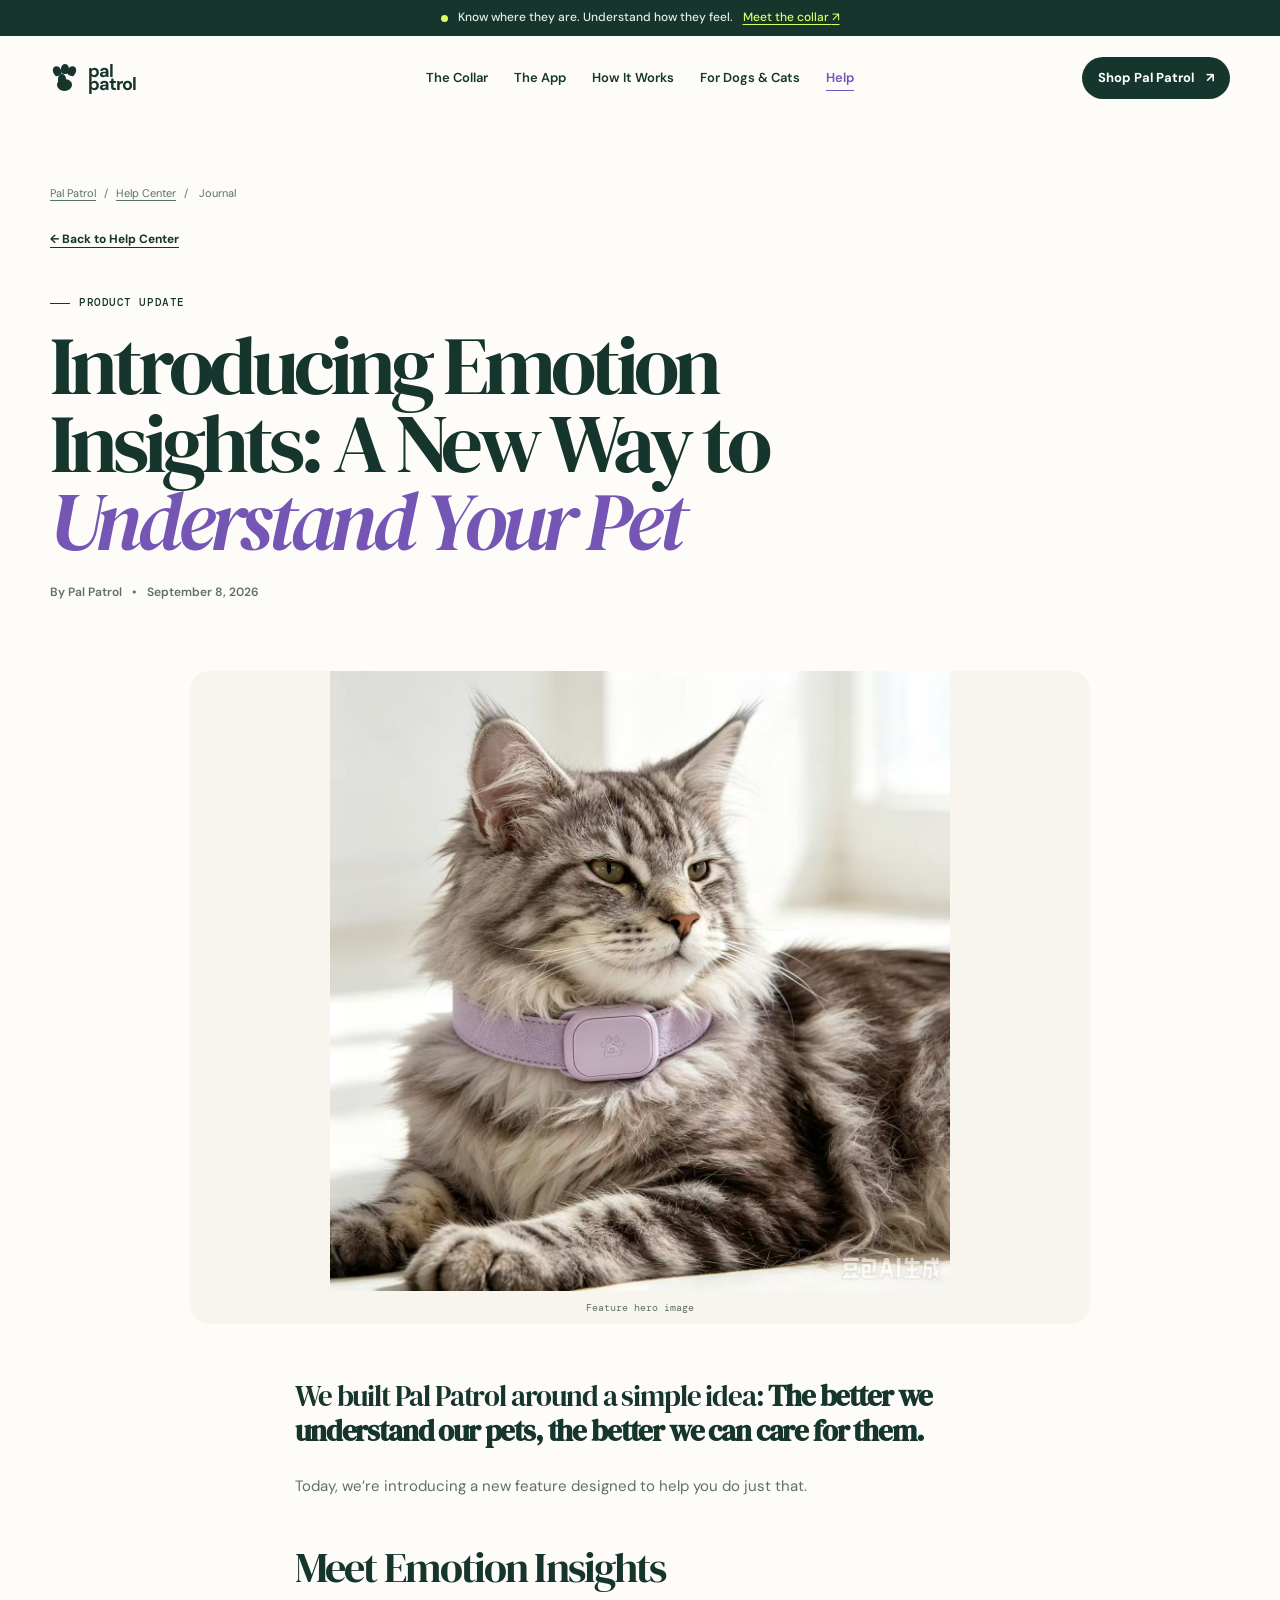
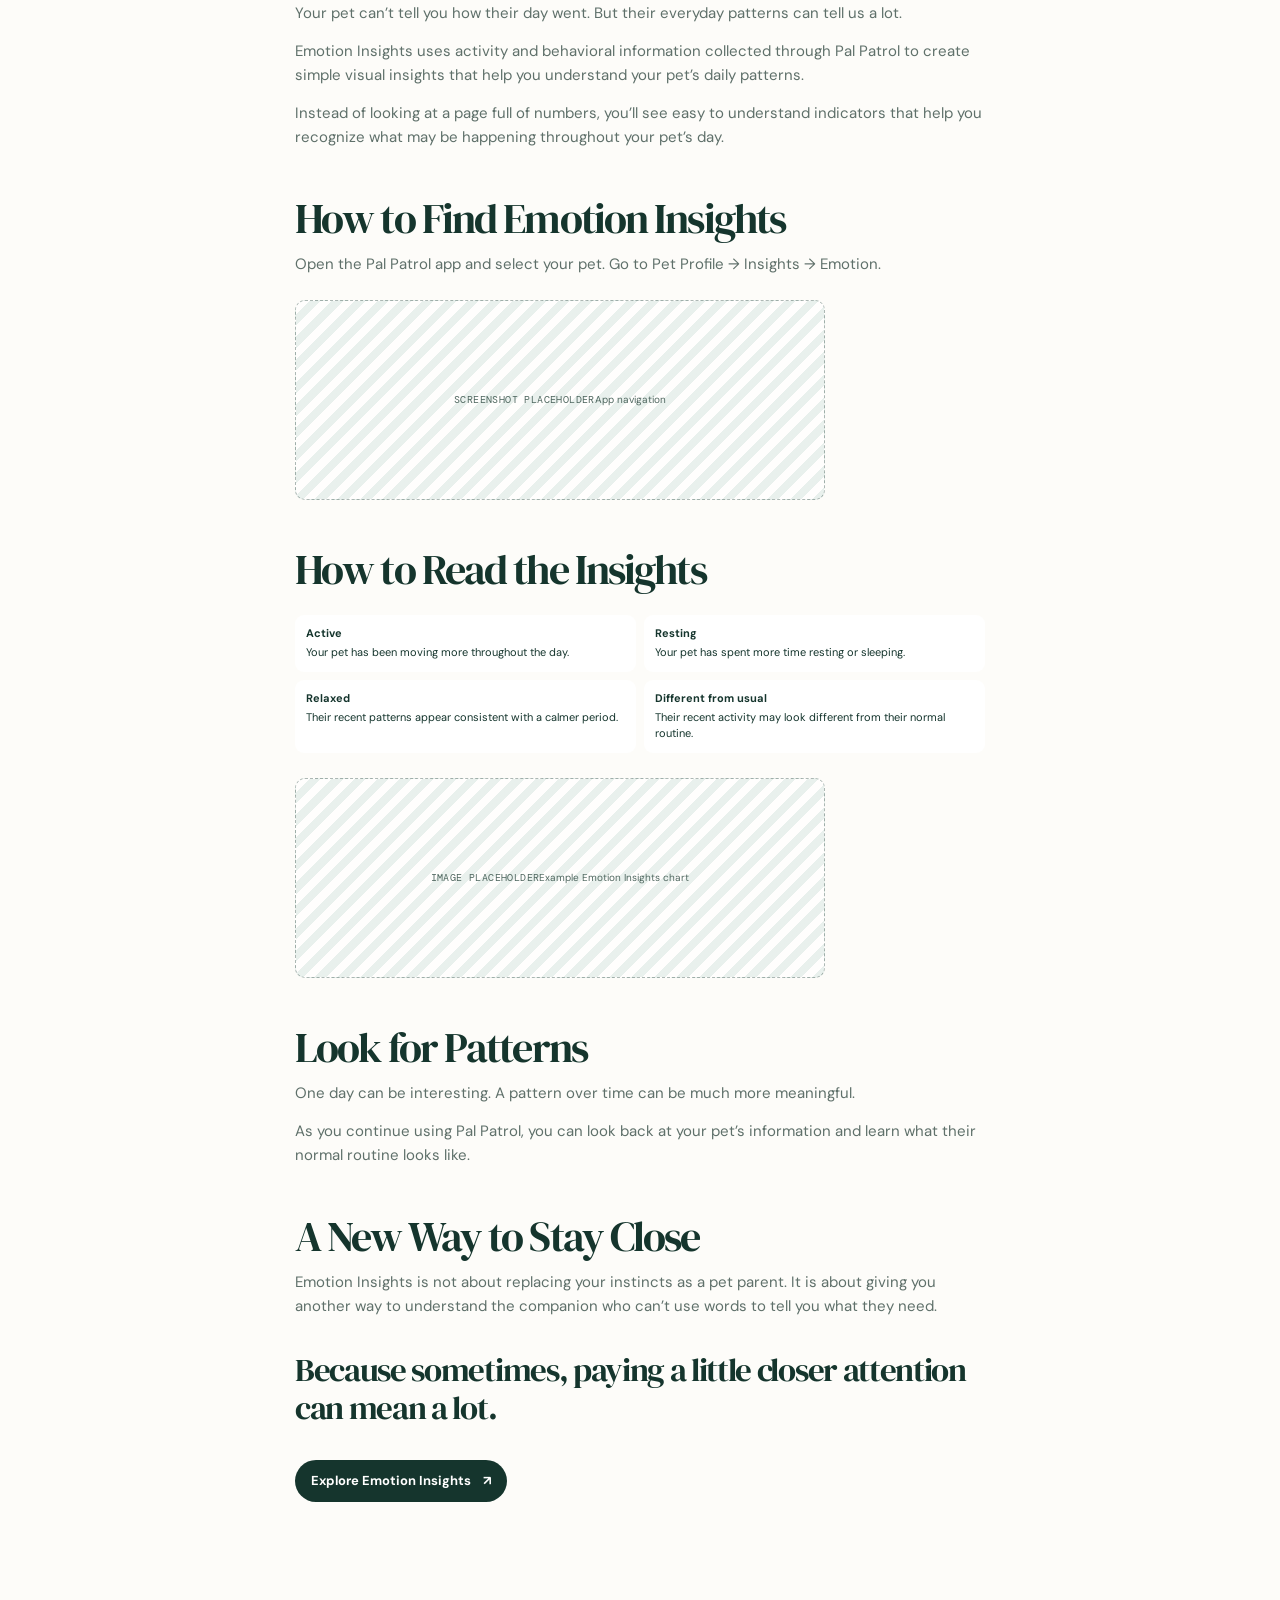
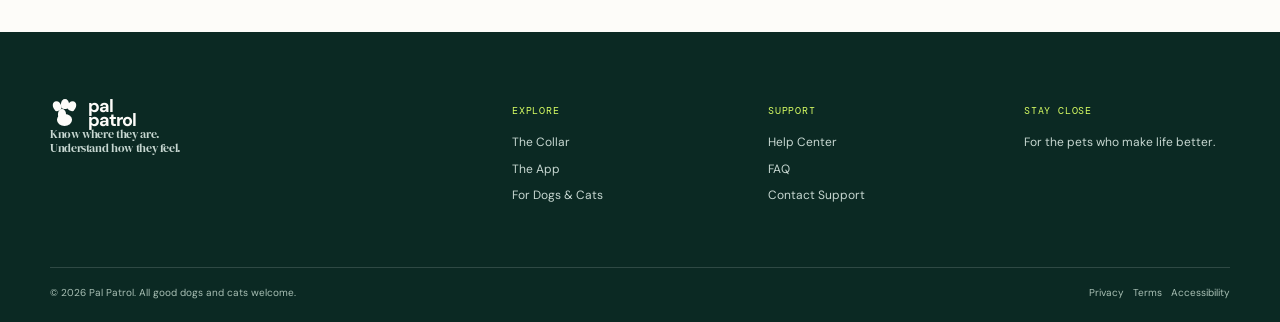
<file: blog-emotion.html>
<!doctype html>
<html lang="en">
  <head><meta charset="utf-8" /><meta name="viewport" content="width=device-width, initial-scale=1" /><meta name="description" content="Introducing Emotion Insights from Pal Patrol" /><title>Emotion Insights | Pal Patrol Journal</title><link rel="stylesheet" href="styles.css" /><link rel="stylesheet" href="help.css" /></head>
  <body class="help-page detail-page journal-page">
    <a class="skip-link" href="#main">Skip to content</a>
    <div class="announcement"><span class="announcement-dot"></span> Know where they are. Understand how they feel. <a href="index.html#shop">Meet the collar <span aria-hidden="true">↗</span></a></div>
    <header class="site-header"><nav class="nav shell" aria-label="Primary navigation"><a class="brand" href="index.html" aria-label="Pal Patrol home"><span class="brand-mark" aria-hidden="true"><i></i><i></i><i></i><i></i><b></b></span><span>pal<br />patrol</span></a><button class="nav-toggle" type="button" aria-label="Open navigation" aria-expanded="false"><span></span><span></span></button><div class="nav-links" id="nav-links"><a href="index.html#collar">The Collar</a><a href="index.html#app">The App</a><a href="index.html#how-it-works">How It Works</a><a href="index.html#for-pets">For Dogs &amp; Cats</a><a class="is-current" href="help.html">Help</a></div><a class="button button-dark nav-cta" href="index.html#shop">Shop Pal Patrol <span>↗</span></a></nav></header>
    <main id="main"><section class="detail-hero shell"><p class="breadcrumb"><a href="index.html">Pal Patrol</a><span>/</span><a href="help.html">Help Center</a><span>/</span> Journal</p><a class="back-link" href="help.html#journal">← Back to Help Center</a><p class="eyebrow"><span></span> Product update</p><h1>Introducing Emotion Insights: A New Way to <em>Understand Your Pet</em></h1><p class="post-meta">By Pal Patrol <span>•</span> September 8, 2026</p></section>
      <article class="journal-article"><figure class="journal-hero-photo"><img src="assets/Weixin%20Image_20260907233743_24_21.jpg" alt="Cat wearing a purple Pal Patrol collar" /><figcaption>Feature hero image</figcaption></figure><div class="journal-copy-body"><p class="journal-lead">We built Pal Patrol around a simple idea: <b>The better we understand our pets, the better we can care for them.</b></p><p>Today, we’re introducing a new feature designed to help you do just that.</p><h2>Meet Emotion Insights</h2><p>Your pet can’t tell you how their day went. But their everyday patterns can tell us a lot.</p><p>Emotion Insights uses activity and behavioral information collected through Pal Patrol to create simple visual insights that help you understand your pet’s daily patterns.</p><p>Instead of looking at a page full of numbers, you’ll see easy to understand indicators that help you recognize what may be happening throughout your pet’s day.</p><h2>How to Find Emotion Insights</h2><p>Open the Pal Patrol app and select your pet. Go to Pet Profile → Insights → Emotion.</p><div class="media-placeholder article-media">SCREENSHOT PLACEHOLDER<br /><small>App navigation</small></div><h2>How to Read the Insights</h2><div class="insight-terms journal-insights"><span><b>Active</b>Your pet has been moving more throughout the day.</span><span><b>Resting</b>Your pet has spent more time resting or sleeping.</span><span><b>Relaxed</b>Their recent patterns appear consistent with a calmer period.</span><span><b>Different from usual</b>Their recent activity may look different from their normal routine.</span></div><div class="media-placeholder article-media">IMAGE PLACEHOLDER<br /><small>Example Emotion Insights chart</small></div><h2>Look for Patterns</h2><p>One day can be interesting. A pattern over time can be much more meaningful.</p><p>As you continue using Pal Patrol, you can look back at your pet’s information and learn what their normal routine looks like.</p><h2>A New Way to Stay Close</h2><p>Emotion Insights is not about replacing your instincts as a pet parent. It is about giving you another way to understand the companion who can’t use words to tell you what they need.</p><p class="journal-quote">Because sometimes, paying a little closer attention can mean a lot.</p><a class="button button-dark" href="index.html#app">Explore Emotion Insights <span>↗</span></a></div></article></main>
    <footer class="site-footer"><div class="shell footer-grid"><div class="footer-brand"><a class="brand brand-light" href="index.html"><span class="brand-mark" aria-hidden="true"><i></i><i></i><i></i><i></i><b></b></span><span>pal<br />patrol</span></a><p>Know where they are.<br />Understand how they feel.</p></div><div><h3>Explore</h3><a href="index.html#collar">The Collar</a><a href="index.html#app">The App</a><a href="index.html#for-pets">For Dogs &amp; Cats</a></div><div><h3>Support</h3><a href="help.html">Help Center</a><a href="help.html#faq">FAQ</a><a href="mailto:support@palpatrol.example">Contact Support</a></div><div><h3>Stay close</h3><p>For the pets who make life better.</p></div></div><div class="shell footer-bottom"><span>© 2026 Pal Patrol. All good dogs and cats welcome.</span><span>Privacy &nbsp; Terms &nbsp; Accessibility</span></div></footer><script src="script.js"></script>
  </body>
</html>
</file>
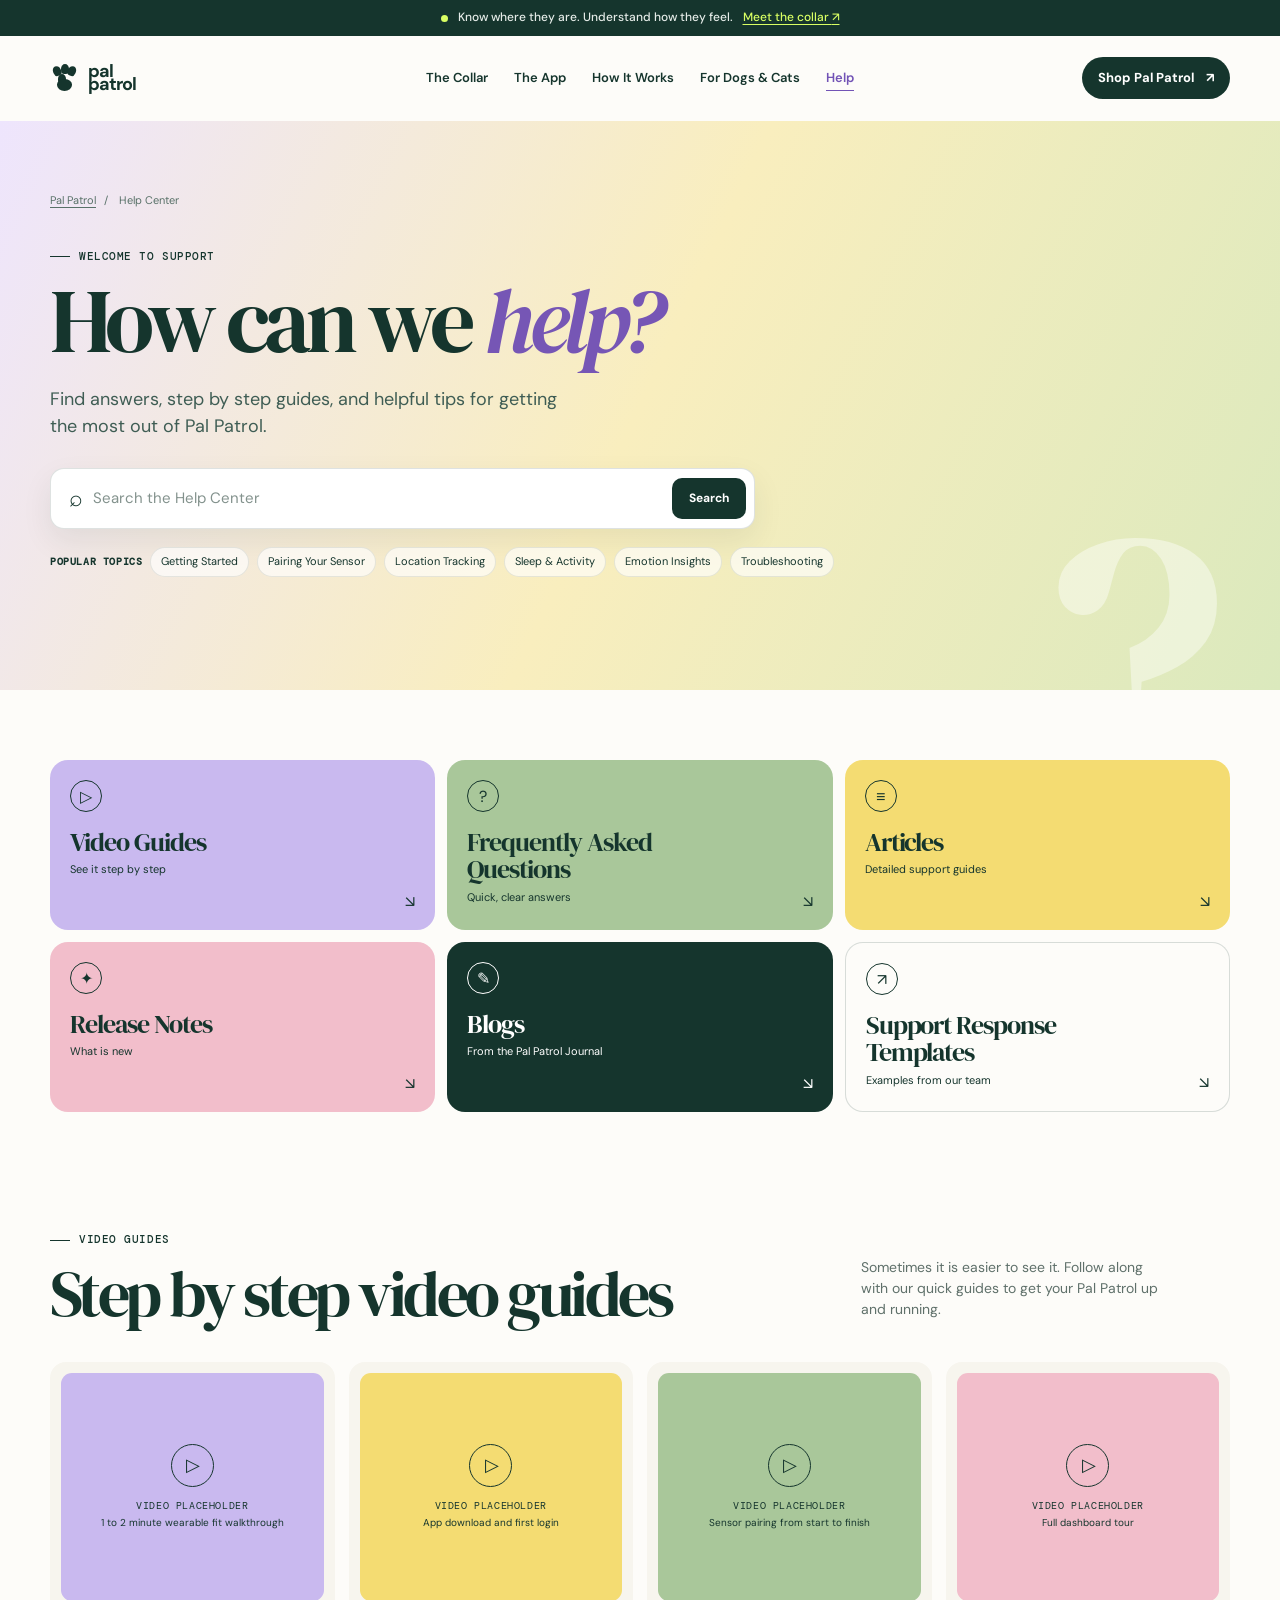
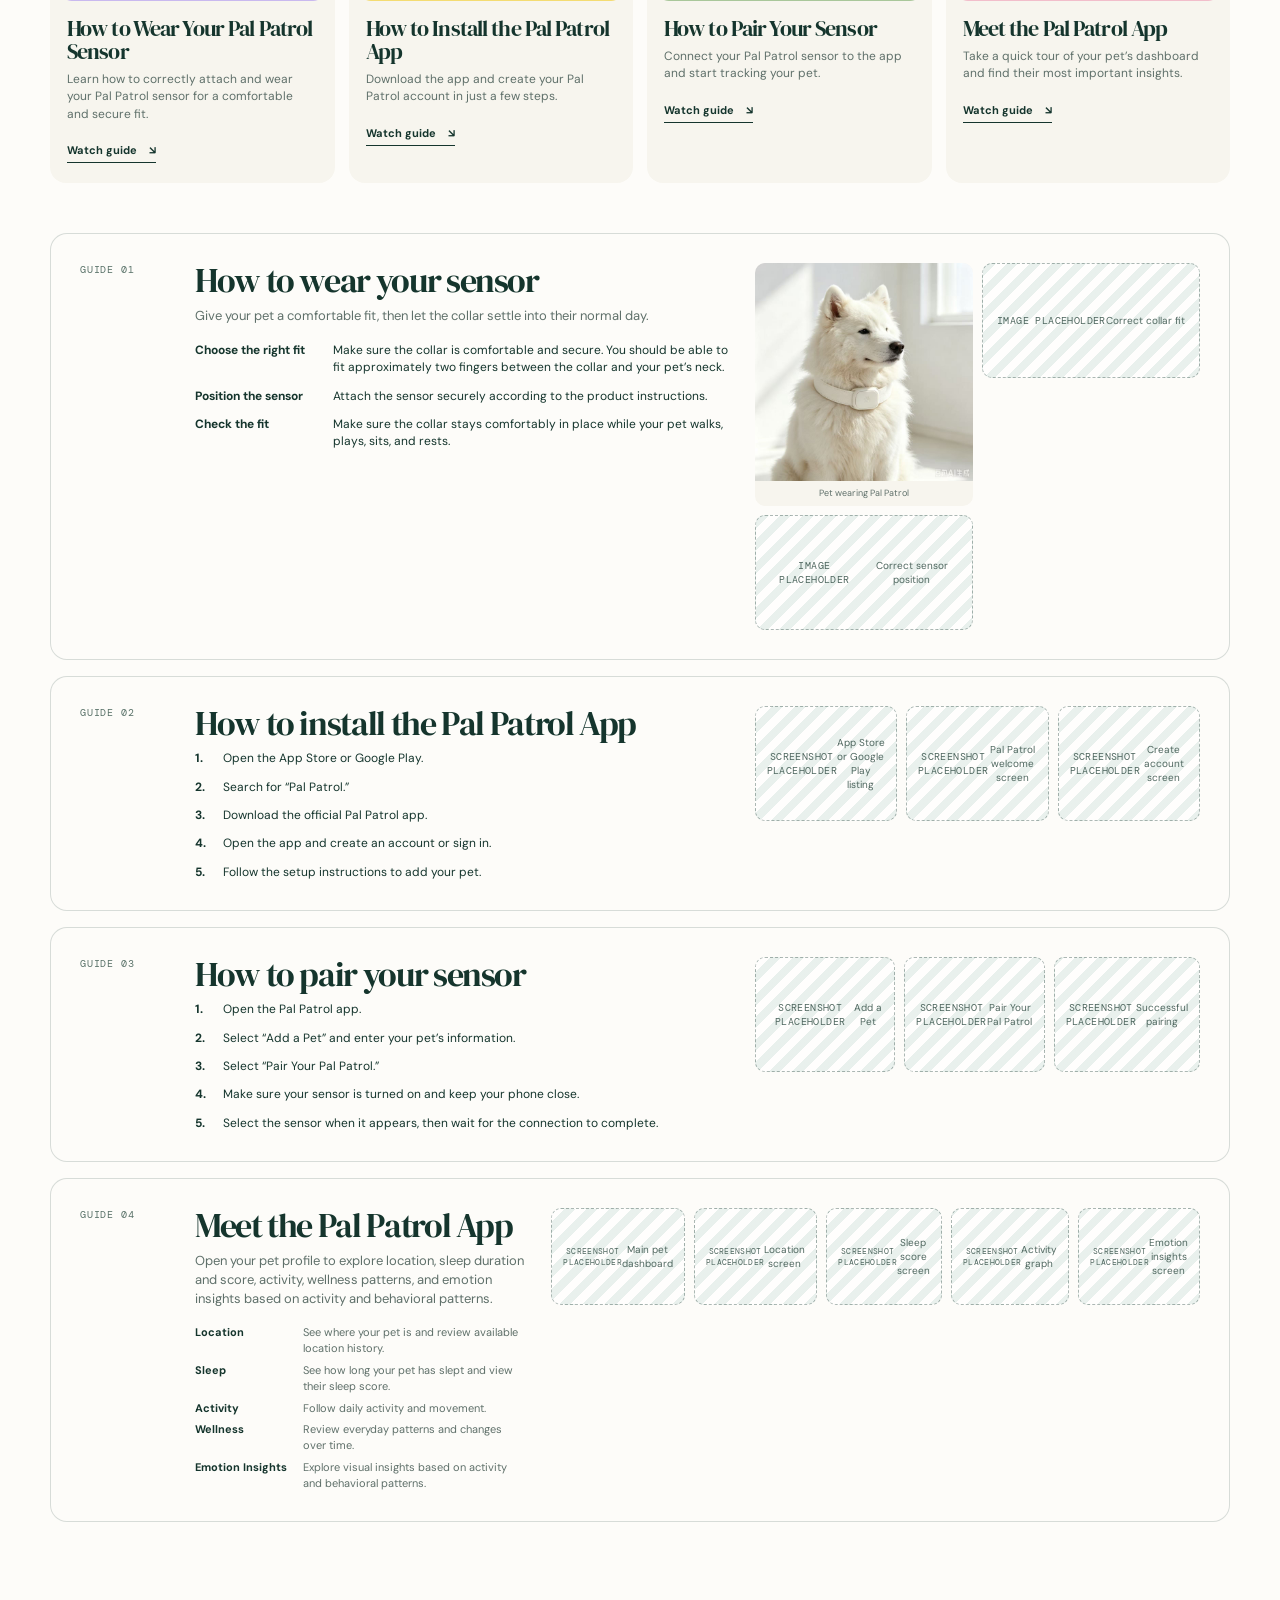
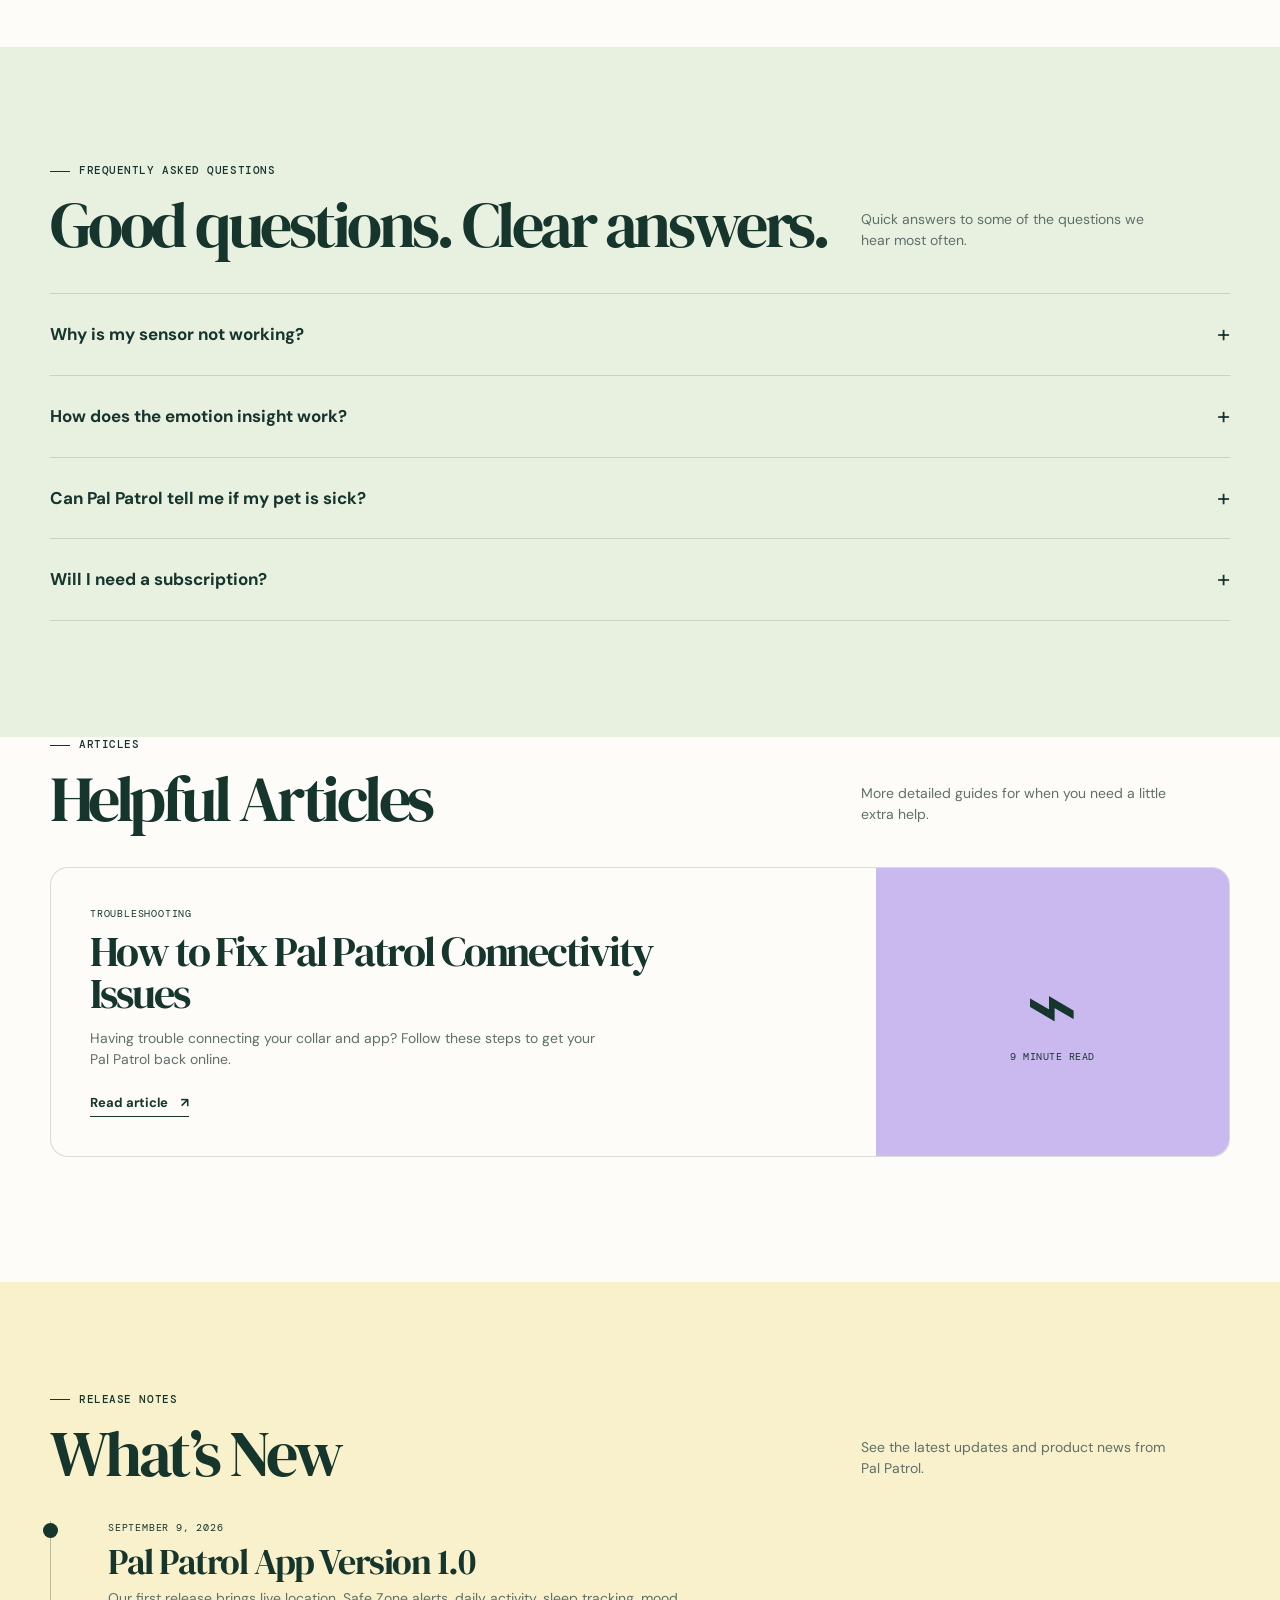
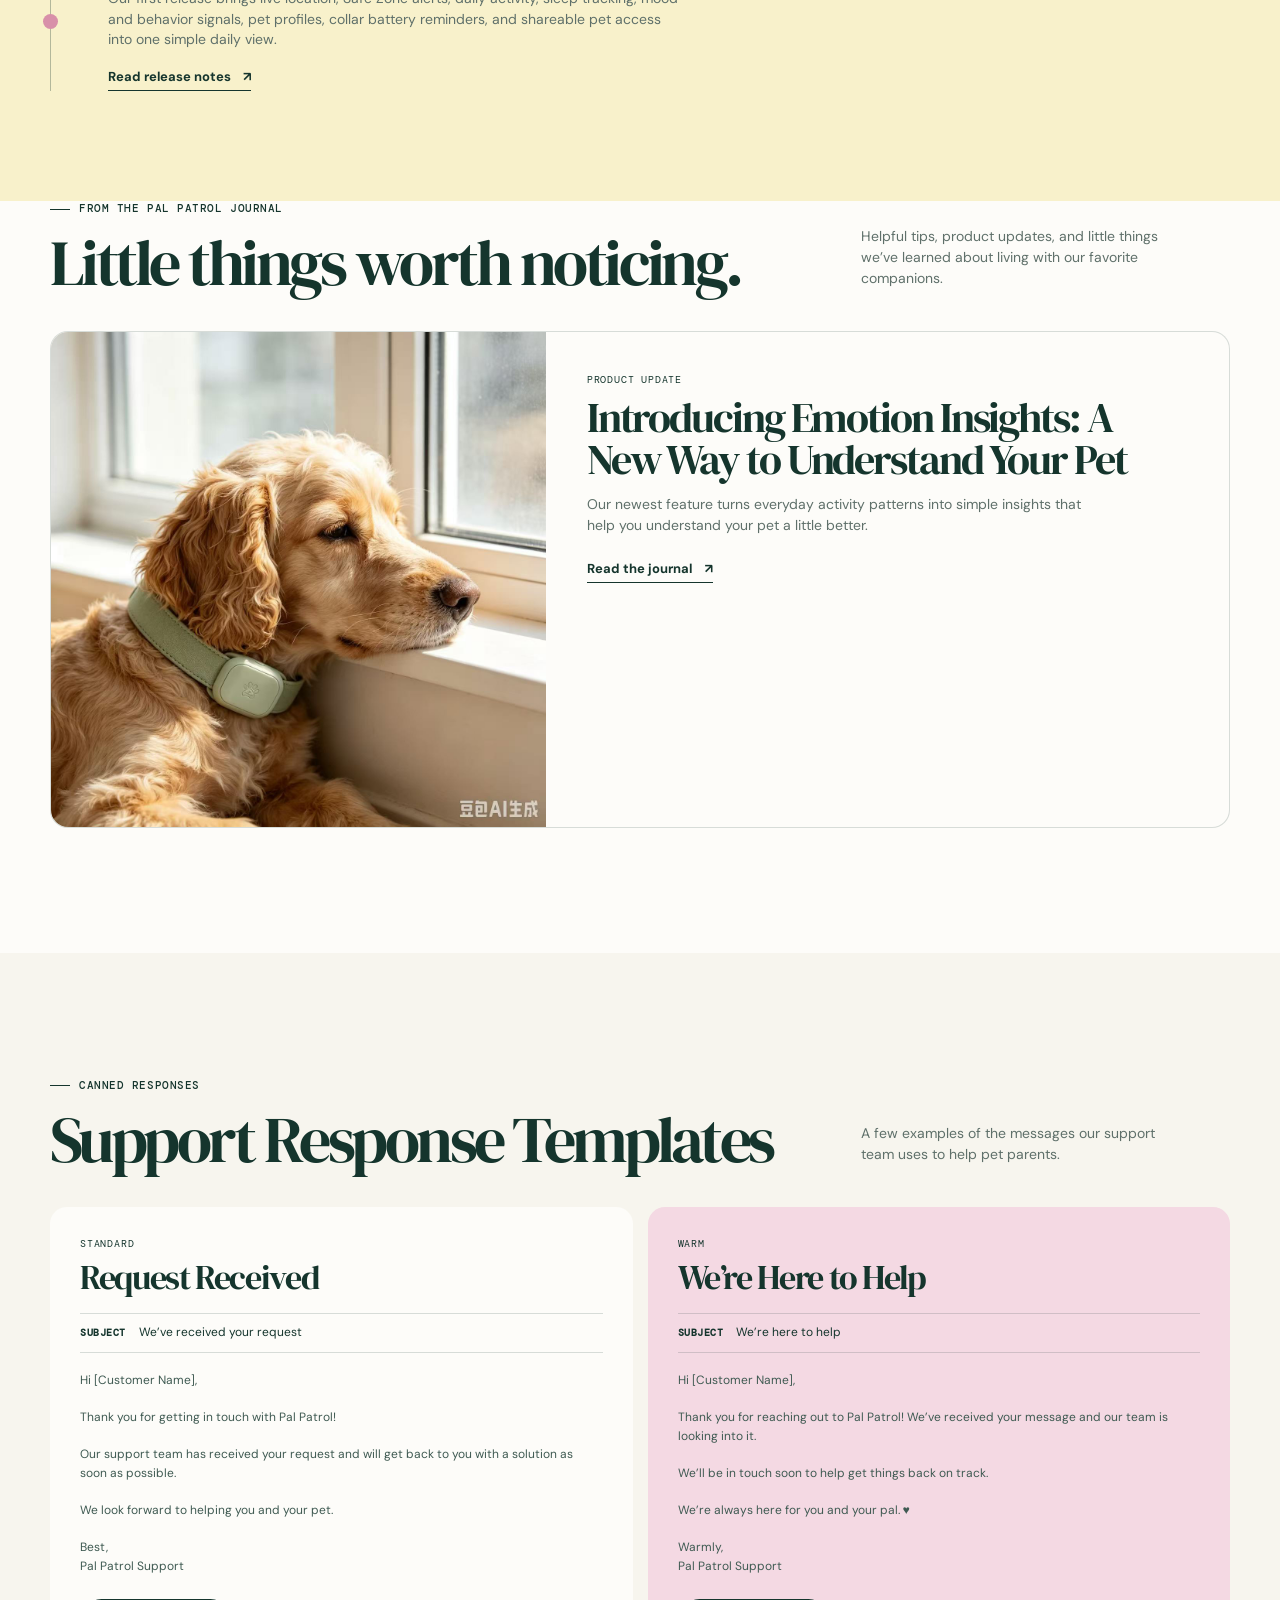
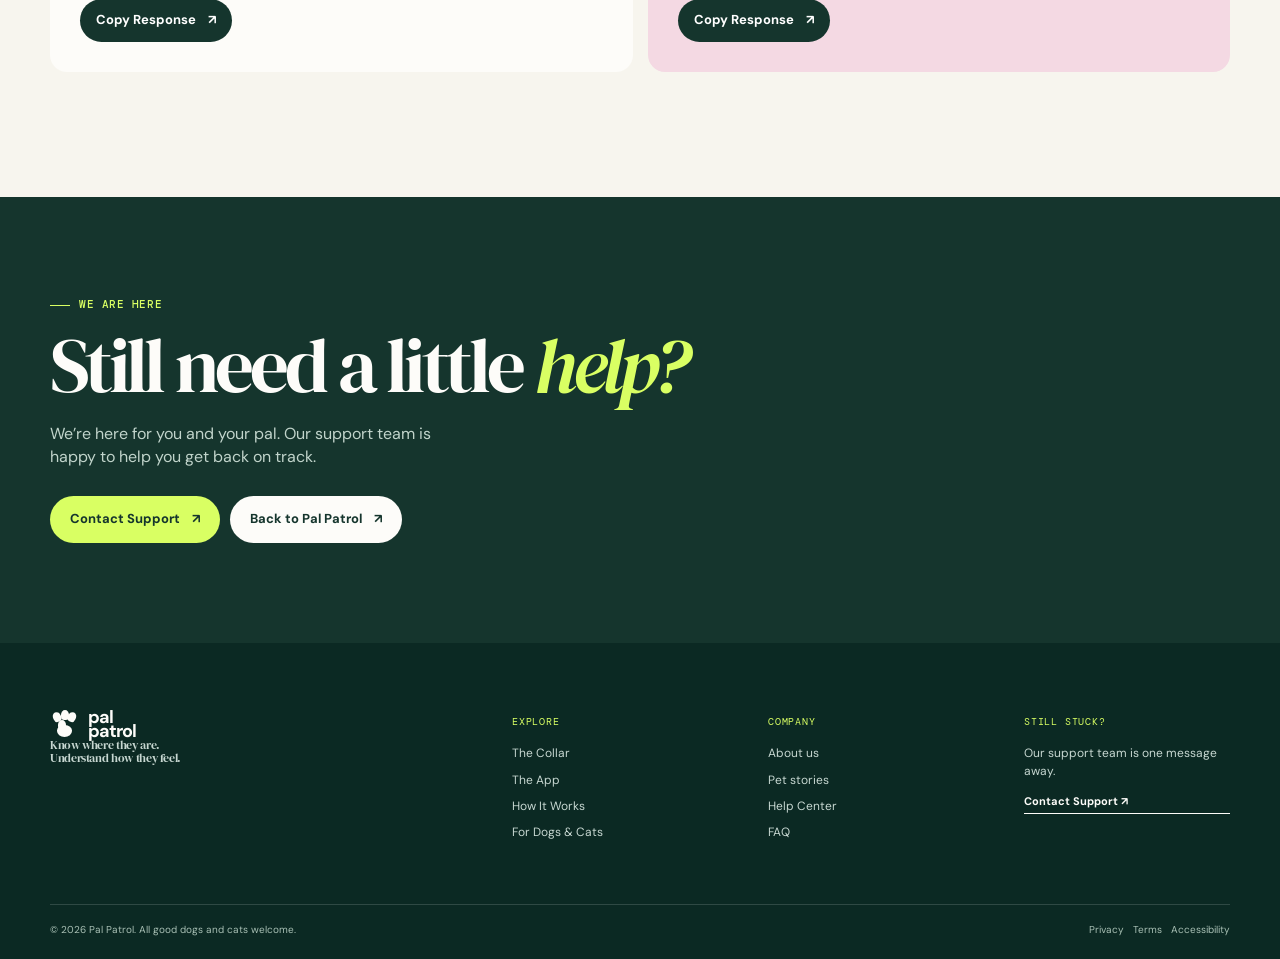
<file: help.html>
<!doctype html>
<html lang="en">
  <head>
    <meta charset="utf-8" />
    <meta name="viewport" content="width=device-width, initial-scale=1" />
    <meta name="description" content="Pal Patrol Help Center" />
    <title>Help Center | Pal Patrol</title>
    <link rel="stylesheet" href="styles.css" />
    <link rel="stylesheet" href="help.css" />
  </head>
  <body class="help-page">
    <a class="skip-link" href="#main">Skip to content</a>
    <div class="announcement"><span class="announcement-dot"></span> Know where they are. Understand how they feel. <a href="index.html#shop">Meet the collar <span aria-hidden="true">↗</span></a></div>
    <header class="site-header" id="top">
      <nav class="nav shell" aria-label="Primary navigation">
        <a class="brand" href="index.html" aria-label="Pal Patrol home"><span class="brand-mark" aria-hidden="true"><i></i><i></i><i></i><i></i><b></b></span><span>pal<br />patrol</span></a>
        <button class="nav-toggle" type="button" aria-label="Open navigation" aria-expanded="false"><span></span><span></span></button>
        <div class="nav-links" id="nav-links"><a href="index.html#collar">The Collar</a><a href="index.html#app">The App</a><a href="index.html#how-it-works">How It Works</a><a href="index.html#for-pets">For Dogs &amp; Cats</a><a class="is-current" href="help.html">Help</a></div>
        <a class="button button-dark nav-cta" href="index.html#shop">Shop Pal Patrol <span aria-hidden="true">↗</span></a>
      </nav>
    </header>

    <main id="main">
      <section class="help-hero"><div class="shell help-hero-inner">
        <p class="breadcrumb"><a href="index.html">Pal Patrol</a><span>/</span> Help Center</p>
        <p class="eyebrow"><span></span> Welcome to support</p>
        <h1>How can we <em>help?</em></h1>
        <p>Find answers, step by step guides, and helpful tips for getting the most out of Pal Patrol.</p>
        <form class="support-search" role="search" id="support-search"><label class="sr-only" for="help-search">Search the Help Center</label><span aria-hidden="true">⌕</span><input id="help-search" type="search" placeholder="Search the Help Center" autocomplete="off" /><button type="submit">Search</button></form>
        <div class="popular-topics"><b>Popular topics</b><a href="#video-guides">Getting Started</a><a href="#pair-guide">Pairing Your Sensor</a><a href="#faq">Location Tracking</a><a href="#faq">Sleep &amp; Activity</a><a href="#faq">Emotion Insights</a><a href="#article">Troubleshooting</a></div>
        <p class="search-status" id="search-status" role="status" aria-live="polite"></p>
      </div></section>

      <section class="support-categories shell" aria-label="Help Center categories">
        <a class="support-category category-purple" href="#video-guides"><span class="category-icon">▷</span><b>Video Guides</b><small>See it step by step</small><i>↘</i></a>
        <a class="support-category category-green" href="#faq"><span class="category-icon">?</span><b>Frequently Asked Questions</b><small>Quick, clear answers</small><i>↘</i></a>
        <a class="support-category category-yellow" href="#article"><span class="category-icon">≡</span><b>Articles</b><small>Detailed support guides</small><i>↘</i></a>
        <a class="support-category category-pink" href="#release-notes"><span class="category-icon">✦</span><b>Release Notes</b><small>What is new</small><i>↘</i></a>
        <a class="support-category category-ink" href="#journal"><span class="category-icon">✎</span><b>Blogs</b><small>From the Pal Patrol Journal</small><i>↘</i></a>
        <a class="support-category category-white" href="#responses"><span class="category-icon">↗</span><b>Support Response Templates</b><small>Examples from our team</small><i>↘</i></a>
      </section>

      <section class="support-section shell" id="video-guides">
        <div class="support-heading"><div><p class="eyebrow"><span></span> Video Guides</p><h2>Step by step video guides</h2></div><p>Sometimes it is easier to see it. Follow along with our quick guides to get your Pal Patrol up and running.</p></div>
        <div class="video-grid">
          <article class="video-card" data-search="wear sensor fit collar comfortable secure dog cat getting started"><div class="video-placeholder purple"><span>▷</span><b>VIDEO PLACEHOLDER</b><small>1 to 2 minute wearable fit walkthrough</small></div><h3>How to Wear Your Pal Patrol Sensor</h3><p>Learn how to correctly attach and wear your Pal Patrol sensor for a comfortable and secure fit.</p><a class="text-link guide-link" href="#wear-guide">Watch guide <span>↘</span></a></article>
          <article class="video-card" data-search="install app download account app store google play setup"><div class="video-placeholder yellow"><span>▷</span><b>VIDEO PLACEHOLDER</b><small>App download and first login</small></div><h3>How to Install the Pal Patrol App</h3><p>Download the app and create your Pal Patrol account in just a few steps.</p><a class="text-link guide-link" href="#install-guide">Watch guide <span>↘</span></a></article>
          <article class="video-card" data-search="pair sensor bluetooth add pet connect device"><div class="video-placeholder green"><span>▷</span><b>VIDEO PLACEHOLDER</b><small>Sensor pairing from start to finish</small></div><h3>How to Pair Your Sensor</h3><p>Connect your Pal Patrol sensor to the app and start tracking your pet.</p><a class="text-link guide-link" href="#pair-guide">Watch guide <span>↘</span></a></article>
          <article class="video-card" data-search="app dashboard location sleep activity wellness emotion insights tour"><div class="video-placeholder pink"><span>▷</span><b>VIDEO PLACEHOLDER</b><small>Full dashboard tour</small></div><h3>Meet the Pal Patrol App</h3><p>Take a quick tour of your pet’s dashboard and find their most important insights.</p><a class="text-link guide-link" href="#app-guide">Watch guide <span>↘</span></a></article>
        </div>

        <div class="guide-stack">
          <article class="guide-panel" id="wear-guide" data-search="wear sensor fit collar comfortable secure two fingers position"><div class="guide-label">GUIDE 01</div><div class="guide-content"><h3>How to wear your sensor</h3><p>Give your pet a comfortable fit, then let the collar settle into their normal day.</p><ol class="guide-steps"><li><b>Choose the right fit</b><span>Make sure the collar is comfortable and secure. You should be able to fit approximately two fingers between the collar and your pet’s neck.</span></li><li><b>Position the sensor</b><span>Attach the sensor securely according to the product instructions.</span></li><li><b>Check the fit</b><span>Make sure the collar stays comfortably in place while your pet walks, plays, sits, and rests.</span></li></ol></div><div class="guide-media"><figure class="support-photo"><img src="assets/Weixin%20Image_20260907233758_28_21.jpg" alt="Dog wearing a white collar" /><figcaption>Pet wearing Pal Patrol</figcaption></figure><div class="media-placeholder">IMAGE PLACEHOLDER<br /><small>Correct collar fit</small></div><div class="media-placeholder">IMAGE PLACEHOLDER<br /><small>Correct sensor position</small></div></div></article>
          <article class="guide-panel" id="install-guide" data-search="install app download account app store google play add pet"><div class="guide-label">GUIDE 02</div><div class="guide-content"><h3>How to install the Pal Patrol App</h3><ol class="guide-steps compact"><li><b>1.</b><span>Open the App Store or Google Play.</span></li><li><b>2.</b><span>Search for “Pal Patrol.”</span></li><li><b>3.</b><span>Download the official Pal Patrol app.</span></li><li><b>4.</b><span>Open the app and create an account or sign in.</span></li><li><b>5.</b><span>Follow the setup instructions to add your pet.</span></li></ol></div><div class="guide-media three-placeholders"><div class="media-placeholder">SCREENSHOT PLACEHOLDER<br /><small>App Store or Google Play listing</small></div><div class="media-placeholder">SCREENSHOT PLACEHOLDER<br /><small>Pal Patrol welcome screen</small></div><div class="media-placeholder">SCREENSHOT PLACEHOLDER<br /><small>Create account screen</small></div></div></article>
          <article class="guide-panel" id="pair-guide" data-search="pair sensor bluetooth add pet connect phone device"><div class="guide-label">GUIDE 03</div><div class="guide-content"><h3>How to pair your sensor</h3><ol class="guide-steps compact"><li><b>1.</b><span>Open the Pal Patrol app.</span></li><li><b>2.</b><span>Select “Add a Pet” and enter your pet’s information.</span></li><li><b>3.</b><span>Select “Pair Your Pal Patrol.”</span></li><li><b>4.</b><span>Make sure your sensor is turned on and keep your phone close.</span></li><li><b>5.</b><span>Select the sensor when it appears, then wait for the connection to complete.</span></li></ol></div><div class="guide-media three-placeholders"><div class="media-placeholder">SCREENSHOT PLACEHOLDER<br /><small>Add a Pet</small></div><div class="media-placeholder">SCREENSHOT PLACEHOLDER<br /><small>Pair Your Pal Patrol</small></div><div class="media-placeholder">SCREENSHOT PLACEHOLDER<br /><small>Successful pairing</small></div></div></article>
          <article class="guide-panel" id="app-guide" data-search="app dashboard location sleep score activity wellness emotion insights"><div class="guide-label">GUIDE 04</div><div class="guide-content"><h3>Meet the Pal Patrol App</h3><p>Open your pet profile to explore location, sleep duration and score, activity, wellness patterns, and emotion insights based on activity and behavioral patterns.</p><ul class="feature-bullets"><li><b>Location</b><span>See where your pet is and review available location history.</span></li><li><b>Sleep</b><span>See how long your pet has slept and view their sleep score.</span></li><li><b>Activity</b><span>Follow daily activity and movement.</span></li><li><b>Wellness</b><span>Review everyday patterns and changes over time.</span></li><li><b>Emotion Insights</b><span>Explore visual insights based on activity and behavioral patterns.</span></li></ul></div><div class="guide-media five-placeholders"><div class="media-placeholder">SCREENSHOT PLACEHOLDER<br /><small>Main pet dashboard</small></div><div class="media-placeholder">SCREENSHOT PLACEHOLDER<br /><small>Location screen</small></div><div class="media-placeholder">SCREENSHOT PLACEHOLDER<br /><small>Sleep score screen</small></div><div class="media-placeholder">SCREENSHOT PLACEHOLDER<br /><small>Activity graph</small></div><div class="media-placeholder">SCREENSHOT PLACEHOLDER<br /><small>Emotion insights screen</small></div></div></article>
        </div>
      </section>

      <section class="support-section faq-support" id="faq"><div class="shell"><div class="support-heading"><div><p class="eyebrow"><span></span> Frequently Asked Questions</p><h2>Good questions. Clear answers.</h2></div><p>Quick answers to some of the questions we hear most often.</p></div><div class="support-faq-list">
        <details data-search="sensor not working battery charge bluetooth restart pairing reconnect troubleshooting"><summary>Why is my sensor not working?<span>+</span></summary><div class="faq-answer"><p><b>Don’t worry. There are a few simple things you can check first.</b></p><ol><li><b>Check the battery</b> Make sure your sensor has enough charge.</li><li><b>Check the connection</b> Make sure Bluetooth is turned on and your phone is close to the sensor.</li><li><b>Restart the sensor</b> Turn the sensor off and back on, then try reconnecting.</li><li><b>Restart your phone</b> A quick restart can sometimes resolve temporary connection issues.</li><li><b>Check for app updates</b> Make sure you are using the latest version of the Pal Patrol app.</li><li><b>Try pairing again</b> Go to Pal Patrol App → Settings → Devices → Pal Patrol Sensor, then select “Reconnect.”</li></ol><div class="answer-media"><div class="media-placeholder">IMAGE PLACEHOLDER<br /><small>Sensor charging</small></div><div class="media-placeholder">SCREENSHOT PLACEHOLDER<br /><small>Device settings</small></div></div><p>Still having trouble? <a href="mailto:support@palpatrol.example">Contact our support team</a> and we’ll help you get back on track.</p><a class="button button-dark" href="mailto:support@palpatrol.example">Contact Support <span>↗</span></a></div></details>
        <details data-search="emotion insight active resting relaxed different usual behavior patterns"><summary>How does the emotion insight work?<span>+</span></summary><div class="faq-answer"><p><b>Your pet can’t tell you how they’re feeling, but their everyday behavior can give us helpful clues.</b></p><p>Pal Patrol uses activity and behavioral patterns to create simple visual insights that help you understand changes in your pet’s everyday routine.</p><div class="insight-terms"><span><b>Active</b> Higher levels of movement.</span><span><b>Resting</b> More time resting or sleeping.</span><span><b>Relaxed</b> Patterns consistent with a calmer period.</span><span><b>Different from usual</b> Activity that may look different from their typical routine.</span></div><div class="media-placeholder wide">IMAGE PLACEHOLDER<br /><small>Emotion Insights dashboard</small></div><p class="notice">Emotion Insights are intended to help you understand patterns, not tell you exactly what your pet is feeling. They do not replace your own observations or professional veterinary care.</p></div></details>
        <details data-search="sick illness wellness medical veterinarian sleep activity health"><summary>Can Pal Patrol tell me if my pet is sick?<span>+</span></summary><div class="faq-answer"><p><b>Pal Patrol is designed to help you understand everyday wellness patterns. It can help you notice changes in sleep, activity, movement, and other tracked behaviors.</b></p><p><b>However, Pal Patrol does not diagnose illnesses or medical conditions.</b></p><p>If your pet is sleeping more than usual, Pal Patrol may help you notice the change, but it cannot tell you why that change is happening.</p><div class="media-placeholder wide">IMAGE PLACEHOLDER<br /><small>Wellness trend showing a change over time</small></div><p>If you notice something unusual or have concerns about your pet’s health, contact your veterinarian.</p><p class="notice">Pal Patrol supports everyday wellness. Your veterinarian provides medical care.</p></div></details>
        <details data-search="subscription plan price premium location history wellness insights"><summary>Will I need a subscription?<span>+</span></summary><div class="faq-answer"><p><b>Some Pal Patrol features may require a subscription depending on the product and plan you choose.</b></p><p>Possible subscription features may include enhanced location services, extended data history, advanced wellness insights, and other premium features.</p><div class="media-placeholder wide">IMAGE PLACEHOLDER<br /><small>Plans and Pricing screen</small></div><p>Your available plans and features will always be shown before you subscribe.</p><a class="button button-dark" href="index.html#shop">View Plans <span>↗</span></a></div></details>
      </div></div></section>

      <section class="support-section shell" id="article"><div class="support-heading"><div><p class="eyebrow"><span></span> Articles</p><h2>Helpful Articles</h2></div><p>More detailed guides for when you need a little extra help.</p></div><a class="resource-card resource-article" href="article-connectivity.html" data-search="connectivity bluetooth sensor app offline troubleshooting article"><div><p class="micro-label">TROUBLESHOOTING</p><h3>How to Fix Pal Patrol Connectivity Issues</h3><p>Having trouble connecting your collar and app? Follow these steps to get your Pal Patrol back online.</p><span class="text-link">Read article <i>↗</i></span></div><div class="resource-art"><span>⌁</span><small>9 minute read</small></div></a></section>

      <section class="support-section release-section" id="release-notes"><div class="shell"><div class="support-heading"><div><p class="eyebrow"><span></span> Release Notes</p><h2>What’s New</h2></div><p>See the latest updates and product news from Pal Patrol.</p></div><div class="release-preview"><div class="release-marker"></div><article><p class="micro-label">SEPTEMBER 9, 2026</p><h3>Pal Patrol App Version 1.0</h3><p>Our first release brings live location, Safe Zone alerts, daily activity, sleep tracking, mood and behavior signals, pet profiles, collar battery reminders, and shareable pet access into one simple daily view.</p><a class="text-link" href="release-notes.html">Read release notes <span>↗</span></a></article></div></div></section>

      <section class="support-section shell" id="journal"><div class="support-heading"><div><p class="eyebrow"><span></span> From the Pal Patrol Journal</p><h2>Little things worth noticing.</h2></div><p>Helpful tips, product updates, and little things we’ve learned about living with our favorite companions.</p></div><a class="resource-card resource-blog" href="blog-emotion.html" data-search="blog emotion insights activity behavior patterns journal"><div class="journal-photo"><img src="assets/Weixin%20Image_20260907233809_30_21.jpg" alt="Dog wearing a green Pal Patrol collar" /></div><div class="journal-copy"><p class="micro-label">PRODUCT UPDATE</p><h3>Introducing Emotion Insights: A New Way to Understand Your Pet</h3><p>Our newest feature turns everyday activity patterns into simple insights that help you understand your pet a little better.</p><span class="text-link">Read the journal <i>↗</i></span></div></a></section>

      <section class="support-section response-section" id="responses"><div class="shell"><div class="support-heading"><div><p class="eyebrow"><span></span> Canned Responses</p><h2>Support Response Templates</h2></div><p>A few examples of the messages our support team uses to help pet parents.</p></div><div class="response-grid"><article class="response-card"><p class="micro-label">STANDARD</p><h3>Request Received</h3><p class="response-subject"><b>Subject</b> We’ve received your request</p><pre id="response-standard">Hi [Customer Name],

Thank you for getting in touch with Pal Patrol!

Our support team has received your request and will get back to you with a solution as soon as possible.

We look forward to helping you and your pet.

Best,
Pal Patrol Support</pre><button class="button button-dark copy-response" type="button" data-copy="response-standard">Copy Response <span>↗</span></button></article><article class="response-card response-warm"><p class="micro-label">WARM</p><h3>We’re Here to Help</h3><p class="response-subject"><b>Subject</b> We’re here to help</p><pre id="response-warm">Hi [Customer Name],

Thank you for reaching out to Pal Patrol! We’ve received your message and our team is looking into it.

We’ll be in touch soon to help get things back on track.

We’re always here for you and your pal. ♥

Warmly,
Pal Patrol Support</pre><button class="button button-dark copy-response" type="button" data-copy="response-warm">Copy Response <span>↗</span></button></article></div></div></section>

      <section class="help-cta"><div class="shell help-cta-inner"><p class="eyebrow eyebrow-light"><span></span> We are here</p><h2>Still need a little <em>help?</em></h2><p>We’re here for you and your pal. Our support team is happy to help you get back on track.</p><div><a class="button button-lime" href="mailto:support@palpatrol.example">Contact Support <span>↗</span></a><a class="button button-light" href="index.html">Back to Pal Patrol <span>↗</span></a></div></div></section>
    </main>

    <footer class="site-footer"><div class="shell footer-grid"><div class="footer-brand"><a class="brand brand-light" href="index.html"><span class="brand-mark" aria-hidden="true"><i></i><i></i><i></i><i></i><b></b></span><span>pal<br />patrol</span></a><p>Know where they are.<br />Understand how they feel.</p></div><div><h3>Explore</h3><a href="index.html#collar">The Collar</a><a href="index.html#app">The App</a><a href="index.html#how-it-works">How It Works</a><a href="index.html#for-pets">For Dogs &amp; Cats</a></div><div><h3>Company</h3><a href="index.html">About us</a><a href="index.html#stories">Pet stories</a><a href="help.html">Help Center</a><a href="#faq">FAQ</a></div><div><h3>Still stuck?</h3><p>Our support team is one message away.</p><a class="text-link footer-support-link" href="mailto:support@palpatrol.example">Contact Support <span>↗</span></a></div></div><div class="shell footer-bottom"><span>© 2026 Pal Patrol. All good dogs and cats welcome.</span><span>Privacy &nbsp; Terms &nbsp; Accessibility</span></div></footer>
    <div class="toast" id="toast" role="status" aria-live="polite"></div>
    <script src="script.js"></script><script src="help.js"></script>
  </body>
</html>
</file>
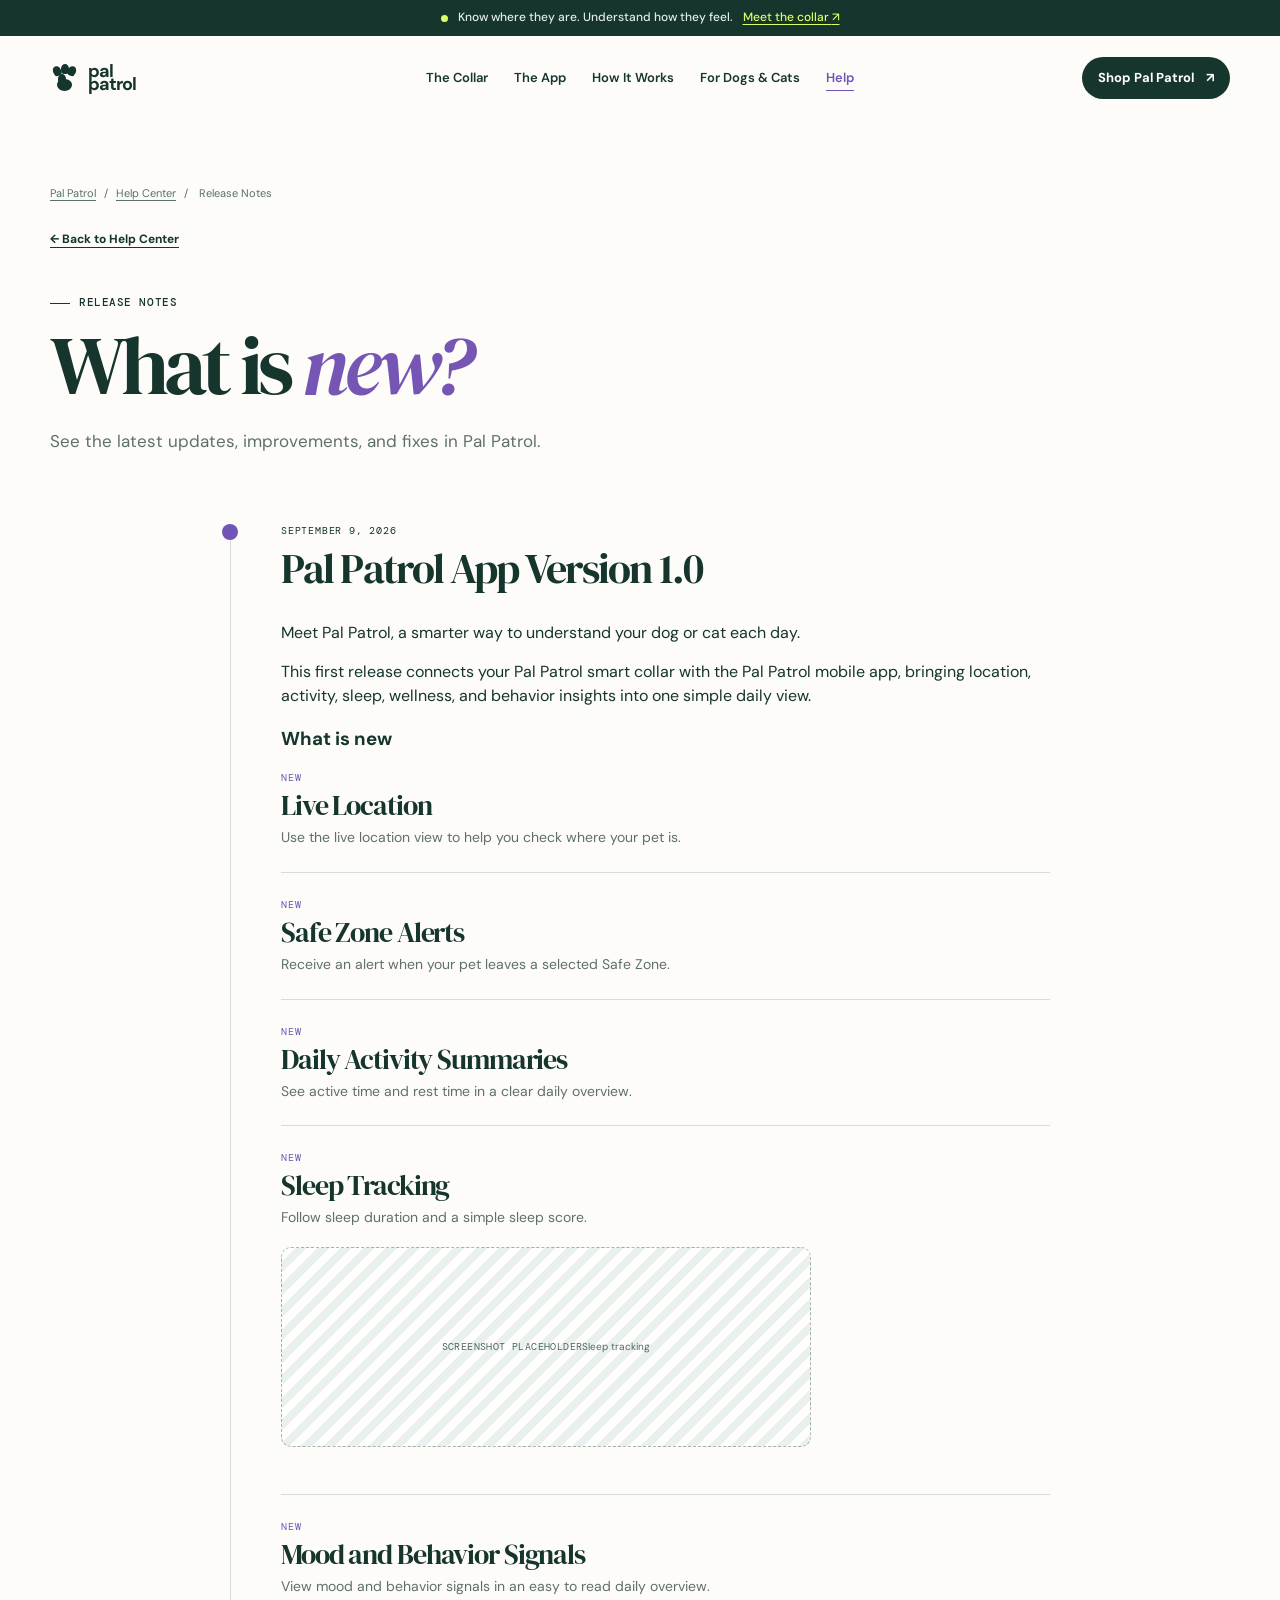
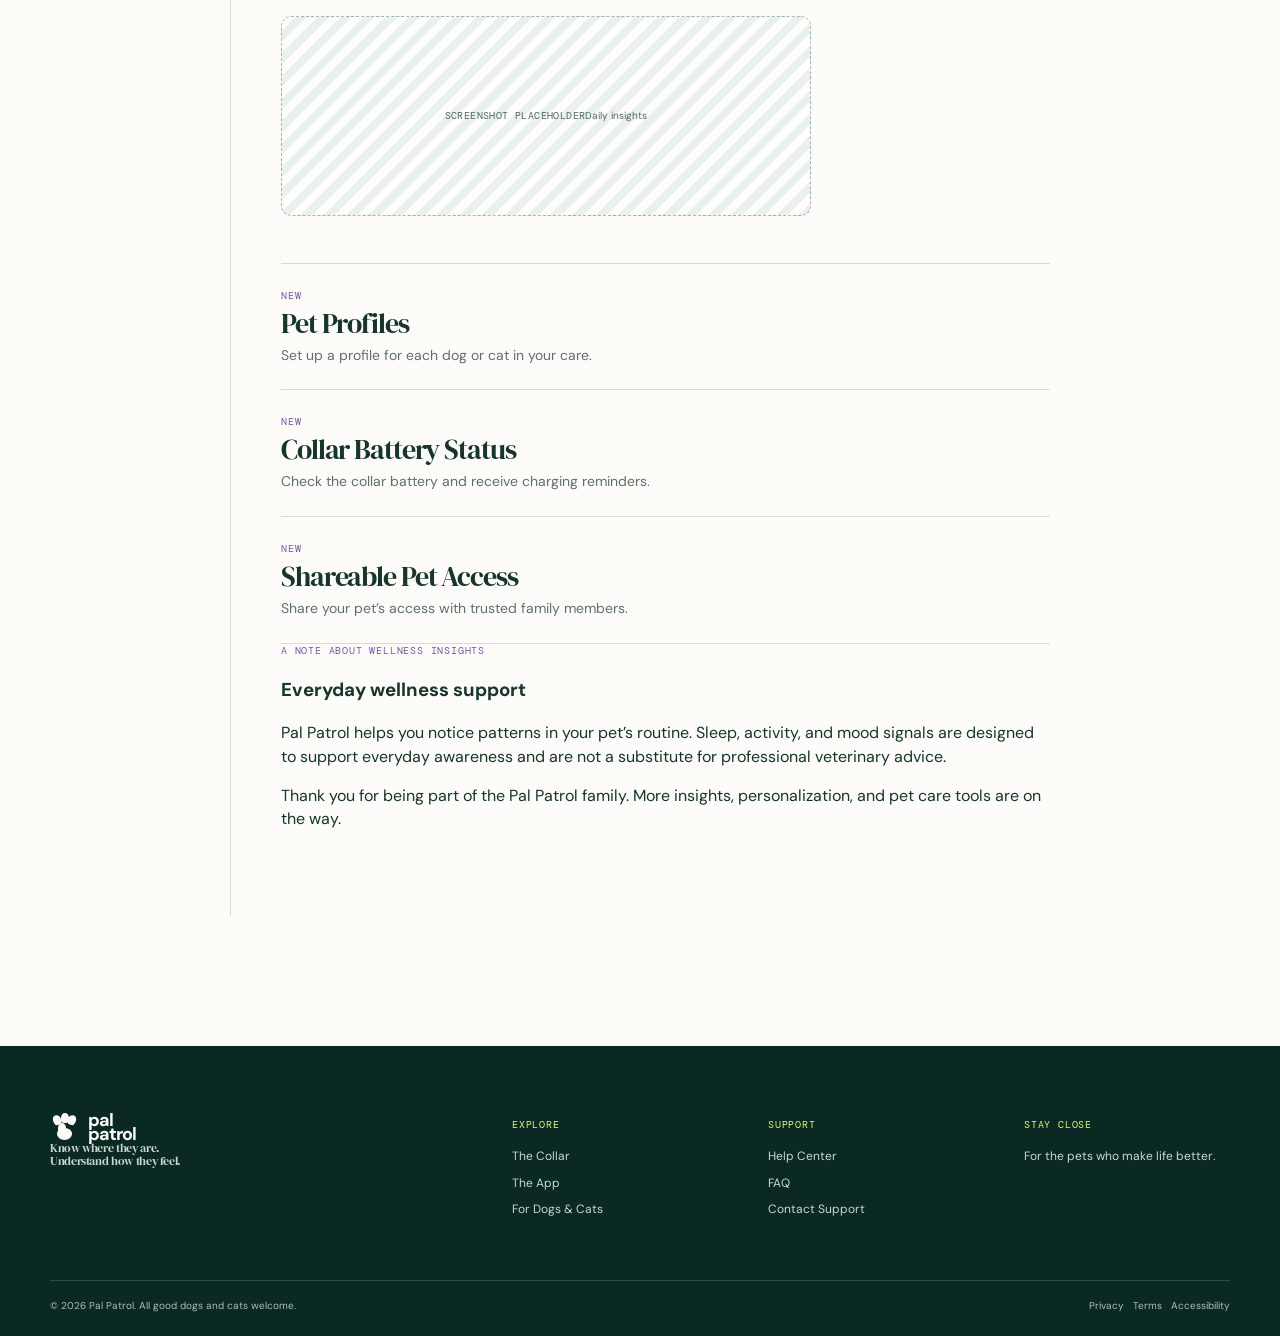
<file: release-notes.html>
<!doctype html>
<html lang="en">
  <head><meta charset="utf-8" /><meta name="viewport" content="width=device-width, initial-scale=1" /><meta name="description" content="Pal Patrol release notes" /><title>Release Notes | Pal Patrol</title><link rel="stylesheet" href="styles.css" /><link rel="stylesheet" href="help.css" /></head>
  <body class="help-page detail-page">
    <a class="skip-link" href="#main">Skip to content</a>
    <div class="announcement"><span class="announcement-dot"></span> Know where they are. Understand how they feel. <a href="index.html#shop">Meet the collar <span aria-hidden="true">↗</span></a></div>
    <header class="site-header"><nav class="nav shell" aria-label="Primary navigation"><a class="brand" href="index.html" aria-label="Pal Patrol home"><span class="brand-mark" aria-hidden="true"><i></i><i></i><i></i><i></i><b></b></span><span>pal<br />patrol</span></a><button class="nav-toggle" type="button" aria-label="Open navigation" aria-expanded="false"><span></span><span></span></button><div class="nav-links" id="nav-links"><a href="index.html#collar">The Collar</a><a href="index.html#app">The App</a><a href="index.html#how-it-works">How It Works</a><a href="index.html#for-pets">For Dogs &amp; Cats</a><a class="is-current" href="help.html">Help</a></div><a class="button button-dark nav-cta" href="index.html#shop">Shop Pal Patrol <span>↗</span></a></nav></header>
    <main id="main"><section class="detail-hero shell"><p class="breadcrumb"><a href="index.html">Pal Patrol</a><span>/</span><a href="help.html">Help Center</a><span>/</span> Release Notes</p><a class="back-link" href="help.html#release-notes">← Back to Help Center</a><p class="eyebrow"><span></span> Release Notes</p><h1>What is <em>new?</em></h1><p>See the latest updates, improvements, and fixes in Pal Patrol.</p></section>
      <section class="shell release-detail"><article class="release-entry current"><p class="micro-label">SEPTEMBER 9, 2026</p><h2>Pal Patrol App Version 1.0</h2><p class="release-intro">Meet Pal Patrol, a smarter way to understand your dog or cat each day.</p><p class="release-intro">This first release connects your Pal Patrol smart collar with the Pal Patrol mobile app, bringing location, activity, sleep, wellness, and behavior insights into one simple daily view.</p><h3 class="release-subhead">What is new</h3><div class="release-content"><section><p class="release-tag">NEW</p><h3>Live Location</h3><p>Use the live location view to help you check where your pet is.</p></section><section><p class="release-tag">NEW</p><h3>Safe Zone Alerts</h3><p>Receive an alert when your pet leaves a selected Safe Zone.</p></section><section><p class="release-tag">NEW</p><h3>Daily Activity Summaries</h3><p>See active time and rest time in a clear daily overview.</p></section><section><p class="release-tag">NEW</p><h3>Sleep Tracking</h3><p>Follow sleep duration and a simple sleep score.</p><div class="media-placeholder article-media">SCREENSHOT PLACEHOLDER<br /><small>Sleep tracking</small></div></section><section><p class="release-tag">NEW</p><h3>Mood and Behavior Signals</h3><p>View mood and behavior signals in an easy to read daily overview.</p><div class="media-placeholder article-media">SCREENSHOT PLACEHOLDER<br /><small>Daily insights</small></div></section><section><p class="release-tag">NEW</p><h3>Pet Profiles</h3><p>Set up a profile for each dog or cat in your care.</p></section><section><p class="release-tag">NEW</p><h3>Collar Battery Status</h3><p>Check the collar battery and receive charging reminders.</p></section><section><p class="release-tag">NEW</p><h3>Shareable Pet Access</h3><p>Share your pet’s access with trusted family members.</p></section></div><section class="release-wellness-note"><p class="release-tag">A NOTE ABOUT WELLNESS INSIGHTS</p><h3>Everyday wellness support</h3><p>Pal Patrol helps you notice patterns in your pet’s routine. Sleep, activity, and mood signals are designed to support everyday awareness and are not a substitute for professional veterinary advice.</p></section><p class="release-closing">Thank you for being part of the Pal Patrol family. More insights, personalization, and pet care tools are on the way.</p></article></section></main>
    <footer class="site-footer"><div class="shell footer-grid"><div class="footer-brand"><a class="brand brand-light" href="index.html"><span class="brand-mark" aria-hidden="true"><i></i><i></i><i></i><i></i><b></b></span><span>pal<br />patrol</span></a><p>Know where they are.<br />Understand how they feel.</p></div><div><h3>Explore</h3><a href="index.html#collar">The Collar</a><a href="index.html#app">The App</a><a href="index.html#for-pets">For Dogs &amp; Cats</a></div><div><h3>Support</h3><a href="help.html">Help Center</a><a href="help.html#faq">FAQ</a><a href="mailto:support@palpatrol.example">Contact Support</a></div><div><h3>Stay close</h3><p>For the pets who make life better.</p></div></div><div class="shell footer-bottom"><span>© 2026 Pal Patrol. All good dogs and cats welcome.</span><span>Privacy &nbsp; Terms &nbsp; Accessibility</span></div></footer><script src="script.js"></script>
  </body>
</html>
</file>
<file: styles.css>
@import url('https://fonts.googleapis.com/css2?family=DM+Mono:wght@400;500&family=DM+Sans:opsz,wght@9..40,400;9..40,500;9..40,600;9..40,700&family=DM+Serif+Display:ital@0;1&display=swap');

:root{--ink:#15352d;--ink-deep:#0b2923;--lime:#d9ff63;--lime-soft:#efffc4;--cream:#f7f5ee;--paper:#fdfcf9;--blue:#cbe3e7;--clay:#e3a888;--sand:#e9dfd0;--line:rgba(21,53,45,.16);--muted:#5f706a;--serif:'DM Serif Display',Georgia,serif;--sans:'DM Sans',Arial,sans-serif;--mono:'DM Mono',monospace}
*{box-sizing:border-box}html{scroll-behavior:smooth}body{margin:0;background:var(--paper);color:var(--ink);font-family:var(--sans);font-size:16px;line-height:1.45}a{color:inherit;text-decoration:none}button,input{font:inherit}.shell{width:min(1180px,calc(100% - 64px));margin-inline:auto}.skip-link{position:fixed;top:-50px;left:12px;z-index:100;color:#000;background:var(--lime);padding:10px 15px;border-radius:0 0 12px 12px}.skip-link:focus{top:0}.announcement{background:var(--ink);color:#e4ebe7;min-height:36px;display:flex;align-items:center;justify-content:center;gap:10px;padding:8px 24px;font-size:12px;font-weight:500}.announcement a{text-decoration:underline;text-underline-offset:3px;color:var(--lime)}.announcement-dot{width:7px;height:7px;border-radius:50%;background:var(--lime);display:inline-block}.site-header{position:sticky;top:0;z-index:20;background:rgba(253,252,249,.92);backdrop-filter:blur(14px);border-bottom:1px solid transparent;transition:.25s}.site-header.scrolled{border-color:var(--line)}.nav{height:84px;display:grid;grid-template-columns:1fr auto 1fr;align-items:center}.brand{font-size:18px;font-weight:700;line-height:.75;letter-spacing:-.06em;display:flex;align-items:center;gap:9px;width:max-content;text-transform:lowercase}.brand-mark{width:29px;height:29px;position:relative;display:block}.brand-mark i{position:absolute;width:8px;height:10px;background:currentColor;border-radius:55% 55% 45% 45%;top:2px}.brand-mark i:nth-child(1){left:3px;transform:rotate(-25deg)}.brand-mark i:nth-child(2){left:11px;top:0}.brand-mark i:nth-child(3){right:3px;transform:rotate(25deg)}.brand-mark i:nth-child(4){left:8px;top:10px}.brand-mark b{position:absolute;width:15px;height:12px;background:currentColor;border-radius:54% 54% 58% 58%;left:7px;bottom:2px}.nav-links{display:flex;align-items:center;gap:26px;font-size:13px;font-weight:600}.nav-links a{position:relative}.nav-links a:after{content:"";position:absolute;height:1px;background:var(--ink);left:0;right:0;bottom:-4px;transform:scaleX(0);transform-origin:right;transition:transform .2s}.nav-links a:hover:after{transform:scaleX(1);transform-origin:left}.nav-cta{justify-self:end}.nav-toggle{display:none}.button{border:none;border-radius:999px;padding:14px 20px;display:inline-flex;align-items:center;justify-content:center;gap:12px;font-size:13px;font-weight:700;cursor:pointer;transition:transform .2s,background .2s,box-shadow .2s}.button:hover{transform:translateY(-2px);box-shadow:0 8px 18px rgba(16,48,41,.16)}.button-dark{background:var(--ink);color:#fff;padding:12px 16px}.button-lime{background:var(--lime);color:var(--ink)}.button-light{background:var(--paper);color:var(--ink)}.button-wide{width:100%;margin-top:24px}.eyebrow{font-family:var(--mono);font-size:11px;letter-spacing:.05em;text-transform:uppercase;margin:0 0 16px;display:flex;align-items:center;gap:9px;font-weight:500}.eyebrow>span{width:20px;height:1px;background:currentColor}.eyebrow-light{color:var(--lime)}.text-link{font-size:13px;font-weight:700;display:inline-flex;gap:12px;align-items:center;border-bottom:1px solid var(--ink);padding-bottom:3px;transition:gap .2s}.text-link:hover{gap:18px}.hero{display:grid;grid-template-columns:48% 52%;min-height:690px;align-items:center;padding:74px 0 60px}.hero-copy{padding:15px 0 25px;z-index:1}.hero h1,.section-intro h2,.collar-copy h2,.app-header h2,.wellness-copy h2,.how-heading h2,.pet-type h2,.stories-heading h2,.shop-product h2,.faq-heading h2,.final-cta h2{font-weight:400;font-family:var(--serif);letter-spacing:-.055em;line-height:.95;margin:0}.hero h1{font-size:clamp(54px,6.2vw,88px);max-width:690px}.hero h1 em,h2 em{color:#3c8e75}.hero-intro{max-width:390px;color:var(--muted);font-size:17px;line-height:1.5;margin:26px 0 30px}.hero-actions{display:flex;align-items:center;gap:24px}.trusted-row{display:flex;align-items:center;gap:11px;margin-top:56px}.trusted-row p{font-size:12px;color:var(--muted);line-height:1.35;margin:0}.paw-stack{display:flex}.paw-stack span{width:26px;height:26px;border-radius:50%;display:grid;place-items:center;border:2px solid var(--paper);margin-right:-7px;background:var(--clay);font-size:10px}.paw-stack span:nth-child(2){background:var(--blue)}.paw-stack span:nth-child(3){background:var(--lime)}.hero-art{height:590px;position:relative}.hero-blob{width:91%;height:89%;border-radius:48% 42% 45% 34%;position:absolute;right:0;bottom:14px;background:#c7e5a5}.image-slot{overflow:hidden;position:relative;color:var(--ink);background:linear-gradient(135deg,#d4d8ba,#c2ddd3)}.image-slot:before{content:"";position:absolute;inset:0;background:repeating-linear-gradient(135deg,rgba(255,255,255,.18) 0 1px,transparent 1px 12px)}.image-slot>div{position:absolute;left:20px;right:20px;bottom:19px;z-index:1}.image-slot strong{display:block;font-family:var(--mono);font-size:10px;letter-spacing:.04em;text-transform:uppercase;margin-bottom:5px}.image-slot small{display:block;font-size:12px;line-height:1.35;max-width:220px}.slot-index{position:absolute;top:16px;right:17px;font:11px var(--mono);z-index:2}.hero-image{position:absolute;width:64%;height:80%;left:13%;top:4%;border-radius:240px 240px 26px 26px;transform:rotate(3deg);box-shadow:0 22px 60px rgba(31,70,51,.14)}.device-orbit{position:absolute;width:208px;height:208px;right:2%;bottom:2%;z-index:3;transform:rotate(-13deg)}.device-body{width:99px;height:84px;background:var(--ink);color:var(--lime);border-radius:30px;position:absolute;top:66px;left:55px;display:flex;flex-direction:column;justify-content:center;align-items:center;font-size:13px;letter-spacing:.1em;box-shadow:0 16px 28px rgba(11,41,35,.25)}.device-led{position:absolute;width:8px;height:8px;border-radius:50%;background:#9ee6c9;right:15px;top:16px}.strap{position:absolute;width:88px;height:95px;border:18px solid var(--ink);border-radius:50%;left:61px}.strap-top{top:1px;border-bottom:0}.strap-bottom{bottom:1px;border-top:0}.location-chip{position:absolute;background:var(--paper);border-radius:15px;right:5%;top:15%;z-index:4;padding:13px 17px;display:flex;gap:10px;box-shadow:0 12px 30px rgba(21,53,45,.13);font-size:12px}.location-chip strong,.location-chip small{display:block}.location-chip small{color:var(--muted);font-size:10px;margin-top:2px}.pin{background:var(--lime);width:20px;height:20px;display:grid;place-items:center;border-radius:50%;font-size:10px}.art-caption{position:absolute;left:0;bottom:8px;font:10px/1.4 var(--mono);text-transform:uppercase;letter-spacing:.05em}.art-caption a{text-decoration:underline}.proof-strip{display:grid;grid-template-columns:repeat(3,1fr);border-top:1px solid var(--line);border-bottom:1px solid var(--line);margin-bottom:130px}.proof-strip div{padding:25px 18px;border-right:1px solid var(--line);display:flex;flex-direction:column;gap:5px}.proof-strip div:first-child{padding-left:0}.proof-strip div:last-child{border:0}.proof-strip b{font-size:15px}.proof-strip span{font-size:12px;color:var(--muted)}.section-grid{display:grid;grid-template-columns:38% 62%;gap:70px;padding-bottom:150px}.section-intro{max-width:415px;padding-top:50px}.section-intro h2{font-size:clamp(42px,4.1vw,59px);margin-bottom:23px}.section-intro>p{color:var(--muted);margin:0 0 29px;font-size:16px}.feature-tiles{display:grid;grid-template-columns:repeat(2,1fr);gap:15px}.feature-tile{min-height:255px;border-radius:18px;padding:25px;position:relative}.feature-tile h3{font-size:24px;font-family:var(--serif);font-weight:400;letter-spacing:-.03em;margin:21px 0 7px}.feature-tile p{font-size:13px;max-width:190px;line-height:1.45;margin:0}.feature-tile>span{position:absolute;right:23px;bottom:20px;font:10px var(--mono);opacity:.6}.tile-icon{width:44px;height:44px;border:1px solid currentColor;border-radius:50%;display:grid;place-items:center;font-size:23px}.tile-lime{background:var(--lime)}.tile-ink{background:var(--ink);color:var(--paper)}.tile-blue{background:var(--blue)}.tile-clay{background:var(--clay)}.collar-showcase{background:var(--ink);color:var(--paper);overflow:hidden}.collar-layout{min-height:710px;display:grid;grid-template-columns:55% 45%;align-items:center}.collar-visual{height:590px;position:relative}.circle-text{position:absolute;z-index:1;left:34px;top:72px;width:142px;height:142px;border:1px solid rgba(255,255,255,.2);border-radius:50%;padding:25px 16px;color:var(--lime);font:10px/1.8 var(--mono);text-align:center;transform:rotate(-21deg)}.collar-stage{position:absolute;width:450px;height:450px;background:#346a5b;border-radius:49% 51% 57% 43%;left:54px;top:100px}.collar-ring{width:310px;height:310px;border:53px solid var(--lime);border-radius:50%;position:absolute;left:73px;top:72px;opacity:.97}.collar-strap{width:111px;height:235px;border:23px solid var(--lime);border-radius:65px;position:absolute;left:174px;top:46px;z-index:3;border-bottom:0}.collar-unit{position:absolute;left:145px;top:236px;z-index:4;width:166px;height:141px;background:var(--paper);border-radius:40px;color:var(--ink);display:flex;flex-direction:column;align-items:center;justify-content:center;font-size:13px;line-height:1.08;letter-spacing:.06em;text-align:center;box-shadow:0 28px 35px rgba(6,27,23,.24)}.collar-unit .unit-paw{font-size:18px;color:#e5a784;margin-bottom:8px}.collar-unit i{position:absolute;width:10px;height:10px;border-radius:50%;background:#5dae94;top:19px;right:21px}.collar-shadow{position:absolute;width:260px;height:36px;border-radius:50%;background:rgba(7,35,29,.28);filter:blur(12px);left:99px;bottom:36px}.material-label{font:10px/1.5 var(--mono);letter-spacing:.06em;text-transform:uppercase;position:absolute;bottom:35px;right:18px;color:#bbd9ca}.collar-copy{padding-left:18px;max-width:430px}.collar-copy h2{font-size:clamp(46px,4.8vw,68px);margin-bottom:24px}.collar-copy h2 em{color:var(--lime)}.collar-copy>p:not(.eyebrow){color:#c5d6cf;max-width:390px;margin-bottom:30px}.spec-list{display:grid;grid-template-columns:repeat(3,1fr);border-top:1px solid rgba(255,255,255,.2);padding-top:19px;margin:0 0 32px}.spec-list dt{font:10px var(--mono);text-transform:uppercase;color:#99b1a8;margin-bottom:5px}.spec-list dd{font-size:12px;margin:0}.app-section{padding:154px 0 130px}.app-header{display:flex;justify-content:space-between;align-items:end;margin-bottom:53px}.app-header h2{font-size:clamp(45px,5vw,70px)}.app-header>p{width:270px;color:var(--muted);font-size:15px;margin:0 10px 5px 0}.app-stage{height:600px;border-radius:24px;background:var(--blue);position:relative;overflow:hidden}.app-stage:before,.app-stage:after{content:"";position:absolute;border-radius:50%;background:#dbf0ee}.app-stage:before{width:550px;height:550px;right:-100px;bottom:-260px}.app-stage:after{width:360px;height:360px;left:20%;top:-270px}.app-copy-card{position:absolute;left:7%;top:28%;width:260px;z-index:4}.micro-label{font:10px var(--mono);letter-spacing:.08em;margin:0 0 10px}.app-copy-card h3{font:42px/1 var(--serif);letter-spacing:-.05em;margin:0 0 13px}.app-copy-card p:not(.micro-label){font-size:14px;color:#355c56;line-height:1.5;margin-bottom:20px}.phone{position:absolute;background:#15352d;border:8px solid #15352d;border-radius:39px;box-shadow:0 22px 35px rgba(21,53,45,.18);overflow:hidden}.phone-main{width:300px;height:590px;left:39%;bottom:-112px;z-index:3}.phone-side{width:224px;height:441px;right:8%;bottom:12%;z-index:2;transform:rotate(8deg);border-width:7px}.phone-notch{width:95px;height:21px;background:#15352d;border-radius:0 0 14px 14px;position:absolute;z-index:8;top:0;left:50%;transform:translateX(-50%)}.phone-screen{height:100%;background:#f9f6ee;padding:12px 13px}.app-top{display:flex;justify-content:space-between;padding:0 3px;margin-top:3px;font-size:8px;font-weight:700}.app-greeting{margin:22px 5px 13px}.app-greeting small,.app-metrics small,.activity-card small,.map-card small{font:8px var(--mono);letter-spacing:.08em}.app-greeting h3{font:26px/1 var(--serif);margin:5px 0 0;letter-spacing:-.04em}.app-greeting h3 span{color:#e8a77d}.pet-row{display:flex;align-items:center;gap:8px;background:#e7f2d0;border-radius:12px;padding:9px;margin-bottom:11px}.pet-avatar{width:27px;height:27px;border-radius:50%;background:#d99365;color:#fff;display:grid;place-items:center;font-weight:700;font-size:11px}.pet-row b,.pet-row small{display:block;font-size:9px}.pet-row small{font-size:7px;color:#5f706a;margin-top:1px}.pet-row i{font-size:17px;font-style:normal;margin-left:auto}.app-metrics{display:grid;grid-template-columns:1fr 1fr;gap:9px}.app-metrics article{border-radius:12px;padding:10px;background:#e5efee;min-height:100px}.app-metrics article:nth-child(2){background:#f5d8c8}.app-metrics span{font-size:16px;display:block;margin-bottom:8px}.app-metrics small,.app-metrics b,.app-metrics em{display:block}.app-metrics b{font-size:16px;letter-spacing:-.05em}.app-metrics b span{display:inline;font-size:8px}.app-metrics em{font-size:7px;font-style:normal;margin-top:3px;color:#486962}.activity-card{background:#fff;border-radius:12px;margin-top:9px;padding:11px;display:flex;justify-content:space-between;align-items:end}.activity-card b{font:14px/1 var(--serif);letter-spacing:-.03em;display:block;margin-top:5px}.mini-chart{height:43px;width:75px;display:flex;align-items:end;gap:3px}.mini-chart i{width:7px;border-radius:5px 5px 1px 1px;background:#76b9a5}.mini-chart i:nth-child(1){height:20%}.mini-chart i:nth-child(2){height:34%}.mini-chart i:nth-child(3){height:76%}.mini-chart i:nth-child(4){height:52%}.mini-chart i:nth-child(5){height:94%}.mini-chart i:nth-child(6){height:68%}.mini-chart i:nth-child(7){height:40%}.app-tabs{display:flex;justify-content:space-around;align-items:center;margin-top:13px;color:#8aa49a;font-size:17px}.app-tabs .selected{background:#d9ff63;width:25px;height:25px;border-radius:50%;display:grid;place-items:center;color:var(--ink);font-size:14px}.map-screen{background:#e9f1df;position:relative;overflow:hidden;padding:0}.map-lines i{position:absolute;height:11px;width:130%;background:#f7f4e6;border-radius:50%;left:-20%;transform:rotate(-17deg)}.map-lines i:nth-child(1){top:18%}.map-lines i:nth-child(2){top:39%;transform:rotate(30deg)}.map-lines i:nth-child(3){top:64%;transform:rotate(-10deg)}.map-lines i:nth-child(4){top:81%;transform:rotate(17deg)}.map-park,.map-home{position:absolute;font:8px var(--mono);color:#69856e}.map-park{top:32%;right:18%}.map-home{top:63%;left:18%}.map-pin{position:absolute;top:37%;left:45%;color:#e77769;background:var(--paper);width:30px;height:30px;border-radius:50% 50% 50% 0;transform:rotate(-45deg);display:grid;place-items:center;box-shadow:0 4px 10px rgba(21,53,45,.2);font-size:10px}.map-pin::first-letter{transform:rotate(45deg)}.map-card{position:absolute;bottom:8px;left:8px;right:8px;background:#fff;border-radius:10px;padding:9px}.map-card small,.map-card b,.map-card span{display:block}.map-card b{font:11px/1.2 var(--serif);margin:3px 0}.map-card span{font-size:7px;color:#478f76}.app-callout{position:absolute;background:var(--paper);border-radius:12px;padding:12px 14px;z-index:5;display:flex;gap:9px;align-items:center;box-shadow:0 14px 20px rgba(21,53,45,.12)}.app-callout>span{width:27px;height:27px;border-radius:50%;background:#e6f2d2;display:grid;place-items:center}.app-callout small,.app-callout b{display:block}.app-callout small{font:8px var(--mono);color:#6d807a}.app-callout b{font:15px/1.1 var(--serif)}.app-callout em{font-size:8px;font-style:normal;color:var(--muted)}.callout-sleep{right:28%;top:14%}.callout-mood{left:29%;bottom:15%}.wellness-section{background:var(--cream);padding:145px 0}.wellness-grid{display:grid;grid-template-columns:47% 45%;gap:8%;align-items:center}.wellness-image{height:570px;position:relative}.sleep-image{position:absolute;inset:0;border-radius:240px 240px 20px 20px;background:linear-gradient(140deg,#d3c4a8,#e8dcd1)}.sleep-badge{position:absolute;right:-34px;bottom:35px;background:var(--ink);color:var(--paper);border-radius:16px;padding:16px 18px;display:flex;gap:11px;align-items:center;box-shadow:0 14px 29px rgba(21,53,45,.16)}.sleep-badge>span{font-size:21px;color:var(--lime)}.sleep-badge small,.sleep-badge b,.sleep-badge em{display:block}.sleep-badge small{font:8px var(--mono);color:#b8cec4}.sleep-badge b{font:22px/1 var(--serif);margin:3px 0}.sleep-badge em{font-size:9px;color:#b8cec4;font-style:normal}.wellness-copy h2{font-size:clamp(46px,5.2vw,70px);margin-bottom:23px}.wellness-copy>p:not(.eyebrow):not(.disclaimer){color:var(--muted);font-size:16px;margin:0 0 28px;max-width:430px}.routine-list{border-top:1px solid var(--line);margin-bottom:24px}.routine-list>div{padding:15px 0;border-bottom:1px solid var(--line);display:flex;gap:15px}.routine-list>div>span{font:10px var(--mono);color:#62877c;padding-top:3px}.routine-list b{font-size:14px}.routine-list p{font-size:12px;color:var(--muted);margin:2px 0 0}.disclaimer{font-size:10px!important;color:#7a8781!important;max-width:430px}.how-section{padding:150px 0}.how-heading{display:flex;justify-content:space-between;align-items:end;margin-bottom:55px}.how-heading h2{font-size:clamp(45px,5vw,70px)}.steps{display:grid;grid-template-columns:repeat(4,1fr);padding:0;margin:0;border-top:1px solid var(--line);list-style:none}.steps li{position:relative;padding:23px 27px 0 0;min-height:245px;border-right:1px solid var(--line)}.steps li:not(:first-child){padding-left:25px}.steps li:last-child{border:0}.steps li>span{font:10px var(--mono);color:#6b817a}.step-icon{height:63px;width:63px;border-radius:50%;display:grid;place-items:center;font-size:25px;margin:25px 0 21px;background:var(--lime)}.steps li:nth-child(2) .step-icon{background:var(--blue)}.steps li:nth-child(3) .step-icon{background:var(--clay)}.steps li:nth-child(4) .step-icon{background:#d5e6b6}.steps h3{font:25px/1 var(--serif);margin:0 0 8px;letter-spacing:-.03em}.steps p{font-size:12px;line-height:1.45;color:var(--muted);max-width:180px;margin:0}.pet-types{background:var(--ink);padding:16px 0}.pet-types-grid{display:grid;grid-template-columns:1fr 1fr;gap:16px}.pet-type{height:540px;position:relative;overflow:hidden}.pet-image{position:absolute;inset:0}.dog-card .pet-image{background:linear-gradient(135deg,#bfcdab,#94bd9c)}.cat-card .pet-image{background:linear-gradient(135deg,#dec4ad,#dca988)}.pet-type-copy{position:absolute;left:36px;bottom:31px;color:var(--paper);z-index:3}.pet-type-copy:before{content:"";position:absolute;inset:-25px -40px -35px -37px;background:linear-gradient(transparent,rgba(11,41,35,.72));z-index:-1}.pet-type-copy p{font:10px var(--mono);letter-spacing:.09em;margin:0 0 9px;color:var(--lime)}.pet-type-copy h2{font-size:50px;max-width:335px;margin-bottom:20px}.pet-type-copy h2 em{color:var(--lime)}.pet-type-copy .text-link{border-color:var(--paper);font-size:12px}.stories{padding:150px 0}.stories-heading{display:flex;justify-content:space-between;align-items:end;margin-bottom:50px}.stories-heading h2{font-size:clamp(48px,5vw,70px)}.stories-grid{display:grid;grid-template-columns:repeat(3,1fr);gap:16px}.story-card{border-radius:18px;background:var(--cream);min-height:309px;padding:27px;display:flex;flex-direction:column;justify-content:space-between}.card-green{background:#dae9bb}.card-blue{background:var(--blue)}.quote-mark{font:48px/1 var(--serif);height:27px}.story-card blockquote{font:21px/1.19 var(--serif);letter-spacing:-.03em;margin:14px 0 22px}.story-card footer{display:flex;align-items:center;gap:9px}.avatar{height:32px;width:32px;border-radius:50%;display:grid;place-items:center;font-size:11px;font-weight:700}.amber{background:var(--clay)}.cream{background:var(--paper)}.pink{background:#e6abb8}.story-card footer b,.story-card footer small{display:block;font-size:11px}.story-card footer small{font-size:9px;color:var(--muted);margin-top:2px}.shop-section{background:#3e8170;padding:112px 0}.shop-card{background:var(--ink);border-radius:23px;display:grid;grid-template-columns:1.1fr .9fr;overflow:hidden;color:var(--paper);min-height:555px}.shop-product{position:relative;padding:58px;overflow:hidden}.shop-product>p:not(.eyebrow){color:#c3d6ce;font-size:16px;max-width:295px;margin:22px 0}.shop-product h2{font-size:clamp(47px,5vw,68px);position:relative;z-index:2}.shop-product h2 em{color:var(--lime)}.product-visual{position:absolute;right:-38px;bottom:-70px;width:320px;height:320px;background:#326a5b;border-radius:50%}.mini-collar{position:absolute;width:159px;height:159px;border:30px solid var(--lime);border-radius:50%;left:60px;top:45px}.mini-collar span{position:absolute;display:grid;place-items:center;background:var(--paper);color:var(--ink);width:79px;height:66px;border-radius:22px;left:10px;top:17px;font-size:21px}.shop-form{background:var(--paper);color:var(--ink);padding:57px 48px}.shop-form fieldset{border:0;padding:0;margin:27px 0}.shop-form legend{font-size:13px;font-weight:700;margin-bottom:10px}.choice-row{display:flex;gap:8px}.choice-row label,.swatches label{cursor:pointer}.choice-row input,.swatches input{position:absolute;opacity:0}.choice-row span{height:40px;border:1px solid var(--line);border-radius:999px;padding:0 17px;display:flex;align-items:center;font-size:12px}.choice-row input:checked+span{background:var(--ink);color:#fff;border-color:var(--ink)}.swatches{display:flex;gap:9px}.swatch{border:1px solid var(--line);border-radius:999px;padding:8px 10px;display:flex;gap:5px;align-items:center;font-size:10px}.swatch i{width:12px;height:12px;border-radius:50%;background:#5a9d7c}.swatch.clay i{background:#db9f7c}.swatch.night i{background:#15352d}.swatches input:checked+span{box-shadow:0 0 0 2px var(--ink)}.price-row{display:grid;grid-template-columns:1fr auto;align-items:baseline;margin-top:28px;border-top:1px solid var(--line);padding-top:17px}.price-row span{font-size:11px;color:var(--muted)}.price-row b{font:28px var(--serif)}.price-row small{grid-column:1/-1;color:var(--muted);font-size:9px;margin-top:2px}.faq-section{padding:150px 0;display:grid;grid-template-columns:37% 55%;justify-content:space-between}.faq-heading h2{font-size:clamp(47px,4.5vw,64px);margin-bottom:16px}.faq-heading>p:not(.eyebrow){color:var(--muted);max-width:260px;font-size:14px}.faq-list{border-top:1px solid var(--line)}.faq-list details{border-bottom:1px solid var(--line);padding:0}.faq-list summary{list-style:none;padding:23px 0;cursor:pointer;font-size:16px;font-weight:600;display:flex;justify-content:space-between;align-items:center}.faq-list summary::-webkit-details-marker{display:none}.faq-list summary span{font-size:22px;font-weight:400;transition:transform .2s}.faq-list details[open] summary span{transform:rotate(45deg)}.faq-list details p{font-size:13px;color:var(--muted);line-height:1.55;max-width:530px;margin:0 0 22px}.final-cta{background:var(--ink);color:var(--paper);overflow:hidden}.final-cta-inner{padding:116px 0;position:relative}.final-cta h2{font-size:clamp(56px,7vw,94px);position:relative;z-index:1}.final-cta h2 em{color:var(--lime)}.final-cta p:not(.eyebrow){color:#c4d7cf;max-width:280px;margin:21px 0 28px;position:relative;z-index:1}.cta-orbit{position:absolute;right:8%;top:50%;width:250px;height:250px;border-radius:50%;background:#346c5c;border:32px solid var(--lime);display:grid;place-items:center;font-size:70px;color:var(--ink);transform:rotate(18deg)}.site-footer{background:#0b2923;color:var(--paper);padding-top:67px}.footer-grid{display:grid;grid-template-columns:2fr repeat(3,1fr);gap:50px;padding-bottom:53px}.brand-light{color:var(--paper)}.footer-brand p{font:20px/1.1 var(--serif);letter-spacing:-.03em;color:#bbd1c7;margin:24px 0 0}.footer-grid h3{font:10px var(--mono);color:var(--lime);letter-spacing:.08em;text-transform:uppercase;margin:5px 0 17px}.footer-grid>div:not(.footer-brand)>a{display:block;font-size:12px;color:#c7d7d1;margin-bottom:9px}.footer-grid>div:not(.footer-brand)>a:hover{text-decoration:underline}.footer-grid>div>p{color:#c7d7d1;font-size:12px;margin:0 0 14px}.email-form{display:flex;border-bottom:1px solid #72968a}.email-form input{width:100%;border:0;background:transparent;color:#fff;font-size:12px;padding:8px 0;outline:none}.email-form input::placeholder{color:#a8c0b5}.email-form button{border:0;background:transparent;color:var(--lime);font-size:17px;cursor:pointer}.footer-bottom{border-top:1px solid rgba(255,255,255,.15);padding:18px 0 22px;display:flex;justify-content:space-between;color:#a9c0b5;font-size:10px}.toast{position:fixed;right:20px;bottom:20px;padding:14px 17px;background:var(--ink);color:var(--paper);font-size:13px;border-radius:11px;box-shadow:0 8px 25px rgba(0,0,0,.2);transform:translateY(110px);opacity:0;transition:.3s;z-index:100}.toast.show{opacity:1;transform:translateY(0)}.sr-only{position:absolute;width:1px;height:1px;margin:-1px;overflow:hidden;clip:rect(0,0,0,0)}.reveal{animation:fade-up .65s both}@keyframes fade-up{from{opacity:0;transform:translateY(14px)}to{opacity:1;transform:translateY(0)}}
@media (max-width:900px){.shell{width:min(100% - 40px,680px)}.nav{grid-template-columns:1fr auto;height:70px}.nav-toggle{display:flex;flex-direction:column;gap:5px;border:0;background:transparent;padding:9px;cursor:pointer}.nav-toggle span{height:2px;width:22px;background:var(--ink);display:block}.nav-links{display:none;position:absolute;top:70px;left:0;right:0;background:var(--paper);padding:20px;flex-direction:column;align-items:flex-start;border-bottom:1px solid var(--line)}.nav-links.open{display:flex}.nav-cta{display:none}.hero{grid-template-columns:1fr;padding:52px 0 32px;min-height:0}.hero h1{font-size:clamp(50px,12.5vw,76px)}.hero-copy{padding:0}.hero-art{width:min(100%,520px);height:505px;margin:27px auto 0}.proof-strip{margin-bottom:88px}.section-grid{grid-template-columns:1fr;gap:38px;padding-bottom:95px}.section-intro{padding-top:0}.collar-layout{grid-template-columns:1fr;min-height:0;padding:48px 0 65px}.collar-visual{height:470px;max-width:520px}.collar-stage{transform:scale(.83);transform-origin:left top}.collar-copy{padding:5px 0 0}.app-section{padding:98px 0}.app-header{display:block;margin-bottom:35px}.app-header>p{margin-top:22px}.app-stage{height:555px}.app-copy-card{left:6%;top:8%;width:190px}.app-copy-card h3{font-size:32px}.phone-main{left:34%;bottom:-105px;transform:scale(.88);transform-origin:bottom}.phone-side{right:-2%;bottom:6%;transform:rotate(8deg) scale(.78);transform-origin:bottom}.callout-sleep{right:7%;top:25%}.callout-mood{left:8%;bottom:15%}.wellness-section{padding:94px 0}.wellness-grid{grid-template-columns:1fr;gap:55px}.wellness-image{height:490px;max-width:500px}.how-section{padding:94px 0}.how-heading{display:block;margin-bottom:35px}.steps{grid-template-columns:repeat(2,1fr)}.steps li:nth-child(2){border-right:0}.steps li:nth-child(3),.steps li:nth-child(4){border-top:1px solid var(--line);padding-top:23px}.pet-type{height:450px}.pet-type-copy h2{font-size:41px}.stories{padding:94px 0}.stories-heading{display:block;margin-bottom:38px}.stories-grid{grid-template-columns:1fr;gap:12px}.story-card{min-height:250px}.shop-card{grid-template-columns:1fr}.shop-product{min-height:365px;padding:40px}.shop-form{padding:40px}.faq-section{padding:94px 0;grid-template-columns:1fr;gap:35px}.final-cta-inner{padding:90px 0}.cta-orbit{width:180px;height:180px;border-width:25px;right:-30px;top:57%;font-size:50px}.footer-grid{grid-template-columns:2fr 1fr 1fr;gap:35px}.footer-grid>div:last-child{grid-column:2/-1}}
@media (max-width:560px){.announcement{font-size:10px;padding:7px 13px}.shell{width:calc(100% - 32px)}.nav{height:64px}.nav-links{top:64px}.hero{padding-top:36px}.hero h1{font-size:48px}.hero-intro{font-size:15px;margin:19px 0 24px}.trusted-row{margin-top:35px}.hero-art{height:390px;margin-top:13px}.hero-image{height:82%;width:68%;left:8%}.device-orbit{transform:scale(.7) rotate(-13deg);transform-origin:bottom right;right:-3%;bottom:-3%}.location-chip{top:16%;right:0;transform:scale(.85);transform-origin:right}.art-caption{font-size:8px}.proof-strip{margin-bottom:65px}.proof-strip div{padding:15px 8px}.proof-strip b{font-size:12px}.proof-strip span{font-size:9px}.section-intro h2{font-size:42px}.feature-tiles{gap:9px}.feature-tile{min-height:205px;padding:17px}.feature-tile h3{font-size:21px;margin-top:16px}.feature-tile p{font-size:11px}.tile-icon{height:36px;width:36px}.collar-visual{height:385px}.collar-stage{transform:scale(.67);left:0}.circle-text{transform:scale(.75) rotate(-21deg);transform-origin:top left}.material-label{display:none}.collar-copy h2{font-size:43px}.spec-list{grid-template-columns:1fr 1fr;gap:13px}.spec-list div:last-child{grid-column:1/-1}.app-header h2{font-size:42px}.app-stage{height:508px;margin-inline:-16px;border-radius:0}.app-copy-card{left:8%;top:6%;width:165px}.app-copy-card h3{font-size:27px}.app-copy-card p:not(.micro-label){font-size:11px}.phone-main{left:23%;bottom:-136px;transform:scale(.75);transform-origin:bottom}.phone-side{display:none}.callout-sleep{right:6%;top:32%;transform:scale(.82);transform-origin:right}.callout-mood{left:3%;bottom:13%;transform:scale(.79);transform-origin:left}.wellness-image{height:400px}.sleep-badge{right:-5px;bottom:20px;transform:scale(.86);transform-origin:right}.wellness-copy h2{font-size:43px}.how-heading h2{font-size:43px}.steps{grid-template-columns:1fr}.steps li,.steps li:not(:first-child){padding:18px 0;border-right:0;min-height:0;border-bottom:1px solid var(--line);display:grid;grid-template-columns:30px 64px 1fr;align-items:center;gap:12px}.steps li:nth-child(3),.steps li:nth-child(4){border-top:0}.step-icon{margin:0;grid-column:2}.steps li h3{grid-column:3;margin:0}.steps li p{grid-column:3;font-size:11px}.pet-types{padding:0}.pet-types-grid{grid-template-columns:1fr;gap:0}.pet-type{height:400px}.pet-type-copy{left:24px;bottom:26px}.pet-type-copy h2{font-size:40px}.stories-heading h2{font-size:43px}.shop-section{padding:64px 0}.shop-card{border-radius:16px}.shop-product{padding:33px;min-height:320px}.shop-product h2{font-size:44px}.product-visual{transform:scale(.7);transform-origin:bottom right}.shop-form{padding:34px 24px}.swatches{gap:5px}.swatch{padding:7px}.faq-heading h2{font-size:43px}.faq-list summary{font-size:14px}.final-cta h2{font-size:52px}.cta-orbit{display:none}.footer-grid{grid-template-columns:1fr 1fr;gap:30px}.footer-brand{grid-column:1/-1}.footer-grid>div:last-child{grid-column:1/-1}.footer-bottom{display:block;line-height:1.7}.footer-bottom span{display:block}.footer-bottom span+span{margin-top:5px}}
@media (prefers-reduced-motion:reduce){*{scroll-behavior:auto!important;animation-duration:.01ms!important;transition-duration:.01ms!important}}

/* Supplied product imagery and the expanded six colour collection */
:root{--purple:#c9b9ef;--pink:#f2becb;--yellow:#f4dc72;--green:#a9c79a;--black:#171b1a;--white:#fffdf8}
figure{margin:0}.image-slot:before{display:none}.image-slot img{display:block;width:100%;height:100%;object-fit:contain;position:relative;z-index:1}.hero-image{width:68%;height:auto;aspect-ratio:1/1;left:10%;top:4%;background:#f8f7ef}.hero-image img{object-position:center}.collar-photo{position:absolute;width:450px;height:450px;left:54px;top:100px;border-radius:49% 51% 57% 43%;background:var(--paper);overflow:hidden;box-shadow:0 22px 45px rgba(6,27,23,.18)}.collar-photo img{display:block;width:100%;height:100%;object-fit:contain}.colour-section{padding:135px 0}.colour-heading{display:flex;justify-content:space-between;align-items:end;margin-bottom:42px}.colour-heading h2{font:clamp(45px,5vw,70px)/.95 var(--serif);letter-spacing:-.055em;margin:0}.colour-heading h2 em{color:#8e6fd0}.colour-heading>p:not(.eyebrow){font-size:14px;color:var(--muted);max-width:290px;margin:0 5% 5px 0}.colour-grid{display:grid;grid-template-columns:repeat(6,1fr);gap:10px}.colour-grid article{border:1px solid var(--line);border-radius:15px;overflow:hidden;background:var(--cream);position:relative}.colour-grid img{width:100%;aspect-ratio:1/1;object-fit:contain;display:block}.colour-grid span{display:block;font:10px var(--mono);text-align:center;padding:10px;text-transform:uppercase;letter-spacing:.06em}.sleep-image{background:var(--paper)}.pet-image{background:var(--paper)}.pet-image img{object-fit:contain}.story-card{padding:0;overflow:hidden;min-height:385px}.story-card blockquote{margin:20px 26px 16px}.story-card footer{margin:0 26px 25px}.story-photo{display:block;width:100%;height:138px;object-fit:contain;background:var(--paper);border-bottom:1px solid rgba(21,53,45,.08)}.shop-product-photo{position:absolute;width:76%;height:69%;right:-3%;bottom:-2%;object-fit:contain;z-index:0;mix-blend-mode:screen;opacity:.95}.shop-product h2,.shop-product>p{position:relative;z-index:1}.swatches{flex-wrap:wrap}.swatch{min-width:78px}.swatch.green i{background:var(--green)}.swatch.black i{background:var(--black)}.swatch.white i{background:var(--white);border:1px solid #b9b9b1}.swatch.purple i{background:var(--purple)}.swatch.pink i{background:var(--pink)}.swatch.yellow i{background:var(--yellow)}
@media (max-width:900px){.colour-heading{display:block}.colour-heading>p:not(.eyebrow){margin-top:22px}.colour-grid{grid-template-columns:repeat(3,1fr)}.collar-photo{transform:scale(.83);transform-origin:left top}.story-card{min-height:0}.story-photo{height:165px}}
@media (max-width:560px){.hero-image{width:72%;left:5%;top:6%}.collar-photo{transform:scale(.67);left:0}.colour-section{padding:80px 0}.colour-heading h2{font-size:43px}.colour-grid{grid-template-columns:repeat(2,1fr);gap:8px}.colour-grid span{padding:8px}.story-photo{height:145px}.shop-product-photo{width:85%;height:65%;opacity:.72}.swatch{min-width:72px}}
</file>
<file: help.css>
.help-page .nav-links .is-current{color:#7253b6}.help-page .nav-links .is-current:after{transform:scaleX(1);background:#7253b6}.help-hero{background:linear-gradient(115deg,#eee5fd 0%,#f9eebe 50%,#dbe9bd 100%);padding:72px 0 80px;position:relative;overflow:hidden}.help-hero:after{content:"?";font:380px/1 var(--serif);color:rgba(255,255,255,.42);position:absolute;right:4%;bottom:-165px;pointer-events:none}.help-hero-inner{position:relative;z-index:1}.breadcrumb{font-size:11px;color:#587168;margin:0 0 40px}.breadcrumb a{text-decoration:underline;text-underline-offset:3px}.breadcrumb span{margin:0 8px}.help-hero h1{font:clamp(56px,7vw,92px)/.9 var(--serif);letter-spacing:-.06em;margin:0}.help-hero h1 em{color:#7656b5}.help-hero h1+p{font-size:18px;color:#3f5d54;line-height:1.5;max-width:510px;margin:24px 0 28px}.support-search{max-width:705px;background:#fff;border:1px solid rgba(21,53,45,.14);border-radius:14px;padding:7px 8px 7px 18px;display:flex;align-items:center;box-shadow:0 12px 30px rgba(21,53,45,.08)}.support-search>span{font-size:23px;line-height:1;margin-right:10px}.support-search input{border:0;outline:0;background:transparent;width:100%;font-size:15px;color:var(--ink);padding:12px 0}.support-search input::placeholder{color:#83928d}.support-search button{border:0;border-radius:10px;background:var(--ink);color:#fff;padding:12px 17px;font-size:12px;font-weight:700;cursor:pointer}.popular-topics{display:flex;flex-wrap:wrap;gap:8px;align-items:center;margin-top:18px;font-size:11px}.popular-topics b{font-family:var(--mono);font-size:10px;text-transform:uppercase;letter-spacing:.06em}.popular-topics a{background:rgba(255,255,255,.65);border:1px solid rgba(21,53,45,.1);border-radius:999px;padding:6px 10px;transition:.2s}.popular-topics a:hover{background:#fff;transform:translateY(-1px)}.search-status{min-height:18px;font-size:12px;margin:15px 0 0;color:#49645c}.support-categories{display:grid;grid-template-columns:repeat(3,1fr);gap:12px;padding:70px 0 120px}.support-category{min-height:170px;border-radius:18px;padding:20px;display:flex;flex-direction:column;position:relative;transition:transform .2s,box-shadow .2s}.support-category:hover{transform:translateY(-4px);box-shadow:0 12px 25px rgba(21,53,45,.11)}.support-category b{font:26px/1.05 var(--serif);letter-spacing:-.04em;margin-top:17px;max-width:225px}.support-category small{font-size:11px;margin-top:6px}.support-category i{position:absolute;right:20px;bottom:17px;font-style:normal}.category-icon{width:32px;height:32px;border:1px solid currentColor;border-radius:50%;display:grid;place-items:center;font-size:16px}.category-purple{background:var(--purple)}.category-green{background:var(--green)}.category-yellow{background:var(--yellow)}.category-pink{background:var(--pink)}.category-ink{background:var(--ink);color:#fff}.category-white{background:var(--paper);border:1px solid var(--line)}.support-section{padding-bottom:125px}.support-heading{display:flex;justify-content:space-between;align-items:end;margin-bottom:37px}.support-heading h2{font:clamp(44px,5vw,66px)/.95 var(--serif);letter-spacing:-.055em;margin:0}.support-heading>p{font-size:14px;line-height:1.5;color:var(--muted);max-width:310px;margin:0 5% 5px 0}.video-grid{display:grid;grid-template-columns:repeat(4,1fr);gap:14px}.video-card{background:var(--cream);border-radius:16px;padding:11px 11px 20px}.video-placeholder{aspect-ratio:1.15/1;border-radius:11px;display:flex;flex-direction:column;justify-content:center;align-items:center;text-align:center;padding:15px}.video-placeholder span{height:43px;width:43px;border:1px solid currentColor;border-radius:50%;display:grid;place-items:center;margin-bottom:12px;font-size:18px;padding-left:2px}.video-placeholder b{font:10px var(--mono);letter-spacing:.06em}.video-placeholder small{font-size:10px;margin-top:4px}.video-placeholder.purple{background:var(--purple)}.video-placeholder.yellow{background:var(--yellow)}.video-placeholder.green{background:var(--green)}.video-placeholder.pink{background:var(--pink)}.video-card h3{font:22px/1.04 var(--serif);letter-spacing:-.04em;margin:16px 6px 8px}.video-card>p{font-size:12px;color:var(--muted);line-height:1.45;margin:0 6px 14px}.video-card .text-link{font-size:11px;margin-left:6px}.guide-stack{display:grid;gap:16px;margin-top:50px}.guide-panel{display:grid;grid-template-columns:90px 1.2fr 1fr;gap:25px;padding:29px;border:1px solid var(--line);border-radius:17px;background:var(--paper);scroll-margin-top:100px}.guide-label{font:10px var(--mono);letter-spacing:.08em;color:#587168}.guide-content h3{font:34px/1 var(--serif);letter-spacing:-.04em;margin:0 0 10px}.guide-content>p{font-size:13px;color:var(--muted);margin:0 0 16px}.guide-steps{padding:0;margin:0;list-style:none;display:grid;gap:11px}.guide-steps li{display:grid;grid-template-columns:130px 1fr;gap:8px;font-size:12px;line-height:1.45}.guide-steps li b{font-size:12px}.guide-steps.compact li{grid-template-columns:20px 1fr}.guide-media{display:grid;grid-template-columns:1fr 1fr;gap:9px;align-items:start}.support-photo{background:var(--cream);border-radius:10px;overflow:hidden;margin:0}.support-photo img{display:block;width:100%;aspect-ratio:1/1;object-fit:contain}.support-photo figcaption{font-size:9px;padding:6px;text-align:center;color:var(--muted)}.media-placeholder{min-height:115px;border:1px dashed rgba(21,53,45,.35);border-radius:10px;background:repeating-linear-gradient(-45deg,rgba(213,228,225,.5) 0 8px,rgba(255,255,255,.7) 8px 16px);display:flex;justify-content:center;align-items:center;text-align:center;padding:11px;font:10px/1.4 var(--mono);letter-spacing:.04em;color:#4f675f}.media-placeholder small{font-family:var(--sans);letter-spacing:0;font-size:10px}.three-placeholders{grid-template-columns:repeat(3,1fr)}.five-placeholders{grid-template-columns:repeat(5,1fr)}.five-placeholders .media-placeholder{min-height:97px;font-size:8px}.feature-bullets{list-style:none;padding:0;margin:0;display:grid;gap:6px}.feature-bullets li{font-size:11px;display:grid;grid-template-columns:100px 1fr;gap:8px}.feature-bullets span{color:var(--muted)}.faq-support{background:#e8f0e0;padding:116px 0}.support-faq-list{border-top:1px solid var(--line)}.support-faq-list details{border-bottom:1px solid var(--line);scroll-margin-top:100px}.support-faq-list summary{padding:23px 0;display:flex;align-items:center;justify-content:space-between;cursor:pointer;font-size:17px;font-weight:700;list-style:none}.support-faq-list summary::-webkit-details-marker{display:none}.support-faq-list summary span{font-size:24px;font-weight:400}.support-faq-list details[open] summary span{transform:rotate(45deg)}.faq-answer{padding:0 0 30px;max-width:760px;font-size:13px;line-height:1.58}.faq-answer>p{margin:0 0 16px}.faq-answer ol{margin:0 0 17px;padding-left:19px}.faq-answer li{padding-left:3px;margin-bottom:8px}.answer-media{display:flex;gap:10px;margin:17px 0}.answer-media .media-placeholder{flex:1}.media-placeholder.wide{width:100%;min-height:140px;margin:17px 0}.notice{background:#f9f5cb;border-left:3px solid #e5c431;padding:13px 15px;border-radius:0 9px 9px 0}.insight-terms{display:grid;grid-template-columns:1fr 1fr;gap:8px;margin:17px 0}.insight-terms span{padding:11px;background:#fff;border-radius:9px;font-size:11px}.insight-terms b{display:block;margin-bottom:3px}.resource-card{border:1px solid var(--line);border-radius:18px;display:grid;grid-template-columns:1.4fr .6fr;min-height:270px;overflow:hidden;background:var(--paper);transition:transform .2s,box-shadow .2s}.resource-card:hover{transform:translateY(-4px);box-shadow:0 14px 28px rgba(21,53,45,.1)}.resource-card>div:first-child:not(.journal-photo){padding:39px}.resource-card h3{font:42px/1 var(--serif);letter-spacing:-.05em;max-width:620px;margin:9px 0 14px}.resource-card p:not(.micro-label){font-size:14px;line-height:1.5;color:var(--muted);max-width:520px;margin:0 0 20px}.resource-art{background:var(--purple);display:flex;flex-direction:column;align-items:center;justify-content:center}.resource-art span{font-size:90px;font-family:var(--serif);line-height:1}.resource-art small{font:10px var(--mono);letter-spacing:.05em;text-transform:uppercase}.release-section{background:#f8f1cb;padding:110px 0}.release-preview{position:relative;padding-left:57px;border-left:1px solid rgba(21,53,45,.3);display:grid;gap:33px}.release-marker{position:absolute;width:15px;height:15px;border-radius:50%;background:var(--ink);left:-8px;top:2px;box-shadow:0 91px 0 #d890a9}.release-preview article{max-width:580px}.release-preview h3{font:36px/1 var(--serif);letter-spacing:-.04em;margin:8px 0}.release-preview p:not(.micro-label){font-size:14px;color:var(--muted);margin:0 0 15px}.release-old{opacity:.75}.resource-blog{grid-template-columns:42% 58%}.journal-photo{background:#f6f2e7}.journal-photo img{width:100%;height:100%;object-fit:contain;display:block}.journal-copy{padding:41px}.response-section{padding-top:125px;background:#f7f5ee}.response-grid{display:grid;grid-template-columns:1fr 1fr;gap:15px}.response-card{border-radius:17px;background:var(--paper);padding:30px}.response-warm{background:#f4d9e3}.response-card h3{font:34px/1 var(--serif);letter-spacing:-.04em;margin:8px 0 19px}.response-subject{font-size:12px;padding:10px 0;border-top:1px solid var(--line);border-bottom:1px solid var(--line)}.response-subject b{font-family:var(--mono);font-size:10px;text-transform:uppercase;letter-spacing:.05em;margin-right:10px}.response-card pre{font:12px/1.55 var(--sans);white-space:pre-wrap;margin:18px 0 24px;color:#3f5a52}.help-cta{background:var(--ink);color:var(--paper);padding:100px 0}.help-cta-inner h2{font:clamp(54px,6vw,82px)/.95 var(--serif);letter-spacing:-.055em;margin:0}.help-cta-inner h2 em{color:var(--lime)}.help-cta-inner>p:not(.eyebrow){max-width:420px;color:#c1d4cb;font-size:16px;margin:20px 0 28px}.help-cta-inner>div{display:flex;gap:10px}.footer-support-link{color:var(--paper)!important;border-color:var(--paper)!important;font-size:11px!important}.is-hidden{display:none!important}
@media (max-width:900px){.support-categories{grid-template-columns:repeat(2,1fr);padding-bottom:90px}.video-grid{grid-template-columns:repeat(2,1fr)}.guide-panel{grid-template-columns:75px 1fr}.guide-media{grid-column:2}.support-heading{display:block}.support-heading>p{margin-top:20px}.resource-card h3{font-size:36px}.five-placeholders{grid-template-columns:repeat(3,1fr)}.response-grid{grid-template-columns:1fr}}
@media (max-width:560px){.help-hero{padding:48px 0 56px}.help-hero:after{font-size:240px;right:-30px;bottom:-110px}.breadcrumb{margin-bottom:30px}.help-hero h1{font-size:58px}.help-hero h1+p{font-size:15px}.support-search button{padding:10px}.popular-topics{gap:6px}.support-categories{grid-template-columns:1fr 1fr;gap:8px;padding:50px 0 80px}.support-category{min-height:155px;padding:15px}.support-category b{font-size:21px;margin-top:13px}.support-category small{font-size:10px}.support-section{padding-bottom:80px}.support-heading h2{font-size:43px}.video-grid{grid-template-columns:1fr}.video-card{display:grid;grid-template-columns:120px 1fr;column-gap:10px}.video-placeholder{grid-row:span 3;aspect-ratio:1/1}.video-card h3{font-size:22px;margin:8px 3px}.video-card>p{margin:0 3px 8px;font-size:11px}.video-card .text-link{margin-left:3px}.guide-panel{grid-template-columns:1fr;padding:21px;gap:17px}.guide-media{grid-column:auto}.guide-content h3{font-size:30px}.guide-steps li{grid-template-columns:1fr;gap:2px}.guide-steps.compact li{grid-template-columns:20px 1fr}.guide-media{grid-template-columns:1fr 1fr}.three-placeholders{grid-template-columns:1fr}.five-placeholders{grid-template-columns:1fr 1fr}.feature-bullets li{grid-template-columns:1fr}.faq-support{padding:78px 0}.support-faq-list summary{font-size:15px}.answer-media{flex-direction:column}.insight-terms{grid-template-columns:1fr}.resource-card,.resource-blog{grid-template-columns:1fr}.resource-card>div:first-child:not(.journal-photo),.journal-copy{padding:27px}.resource-card h3{font-size:34px}.resource-art{min-height:150px}.journal-photo{height:220px}.release-section{padding:78px 0}.response-section{padding-top:78px}.response-card{padding:23px}.help-cta{padding:80px 0}.help-cta-inner h2{font-size:53px}.help-cta-inner>div{align-items:flex-start;flex-direction:column}}

/* Dedicated Help Center article, journal, and release pages */
.detail-hero{padding:65px 0 70px}.detail-hero .breadcrumb{margin-bottom:24px}.back-link{display:inline-flex;align-items:center;gap:6px;font-size:12px;font-weight:700;margin-bottom:47px;text-decoration:underline;text-underline-offset:4px}.detail-hero h1{font:clamp(52px,6.5vw,84px)/.93 var(--serif);letter-spacing:-.06em;max-width:920px;margin:0}.detail-hero h1 em{color:#7656b5}.detail-hero h1+p{max-width:590px;color:var(--muted);font-size:17px;line-height:1.5;margin:24px 0 0}.detail-layout{display:grid;grid-template-columns:200px minmax(0,720px);gap:70px;align-items:start;padding-bottom:130px}.detail-sidebar{position:sticky;top:105px;display:grid;gap:11px;border-top:1px solid var(--line);padding-top:14px}.detail-sidebar b{font:10px var(--mono);letter-spacing:.06em;color:#658077}.detail-sidebar a{font-size:11px;color:var(--muted)}.detail-sidebar a:hover{color:var(--ink);text-decoration:underline}.detail-article section{scroll-margin-top:105px;padding:0 0 43px;margin-bottom:42px;border-bottom:1px solid var(--line)}.article-number{font:11px var(--mono);color:#7456b5;margin:0 0 12px}.detail-article h2,.journal-copy-body h2,.release-entry h2{font:42px/1 var(--serif);letter-spacing:-.045em;margin:0 0 13px}.detail-article p,.journal-copy-body p{font-size:15px;line-height:1.6;color:var(--muted);margin:0 0 14px}.article-media{max-width:530px;min-height:200px;margin:24px 0!important}.article-support{background:#dceabf;border:0!important;border-radius:15px;padding:30px!important}.article-support h2{max-width:450px}.article-support p{max-width:570px}.post-meta{font-size:12px!important;font-weight:600}.post-meta span{margin:0 7px}.journal-article{padding-bottom:130px}.journal-hero-photo{width:min(900px,calc(100% - 64px));margin:0 auto 55px;background:var(--cream);border-radius:20px;overflow:hidden}.journal-hero-photo img{display:block;width:100%;height:min(620px,68vw);object-fit:contain}.journal-hero-photo figcaption{font:10px var(--mono);color:var(--muted);text-align:center;padding:10px}.journal-copy-body{width:min(690px,calc(100% - 64px));margin:0 auto}.journal-copy-body .journal-lead{font:29px/1.2 var(--serif);color:var(--ink);letter-spacing:-.04em;margin-bottom:25px}.journal-copy-body h2{margin-top:48px}.journal-insights{margin:25px 0}.journal-quote{font:33px/1.15 var(--serif)!important;letter-spacing:-.04em;color:var(--ink)!important;margin:33px 0!important}.release-detail{padding-bottom:130px;max-width:820px}.release-entry{border-left:1px solid var(--line);padding:0 0 70px 50px;position:relative}.release-entry:before{content:"";width:16px;height:16px;border-radius:50%;background:#d892ad;position:absolute;left:-9px;top:0}.release-entry.current:before{background:#7254b6}.release-entry h2{margin:9px 0 32px}.release-content{display:grid;gap:25px}.release-content section{padding-bottom:23px;border-bottom:1px solid var(--line)}.release-tag{font:10px var(--mono);letter-spacing:.08em;color:#7254b6;margin:0 0 7px}.release-content h3{font:28px/1 var(--serif);letter-spacing:-.04em;margin:0 0 8px}.release-content p:not(.release-tag){font-size:14px;color:var(--muted);line-height:1.55;margin:0}.release-content .article-media{margin-top:18px!important}
@media (max-width:900px){.detail-layout{grid-template-columns:1fr;gap:35px}.detail-sidebar{position:static;grid-template-columns:repeat(3,1fr);padding-bottom:16px}.detail-article{max-width:720px}.journal-hero-photo{width:calc(100% - 40px)}.journal-copy-body{width:min(690px,calc(100% - 40px))}}
@media (max-width:560px){.detail-hero{padding:45px 0 55px}.detail-hero h1{font-size:53px}.detail-hero h1+p{font-size:15px}.back-link{margin-bottom:32px}.detail-layout{padding-bottom:80px}.detail-sidebar{grid-template-columns:1fr 1fr;gap:9px}.detail-article h2,.journal-copy-body h2,.release-entry h2{font-size:36px}.detail-article p,.journal-copy-body p{font-size:14px}.journal-hero-photo{width:calc(100% - 32px);margin-bottom:35px;border-radius:12px}.journal-copy-body{width:calc(100% - 32px)}.journal-copy-body .journal-lead{font-size:26px}.journal-quote{font-size:28px!important}.release-detail{padding-bottom:80px}.release-entry{padding-left:30px;padding-bottom:55px}.release-content h3{font-size:26px}}
</file>
